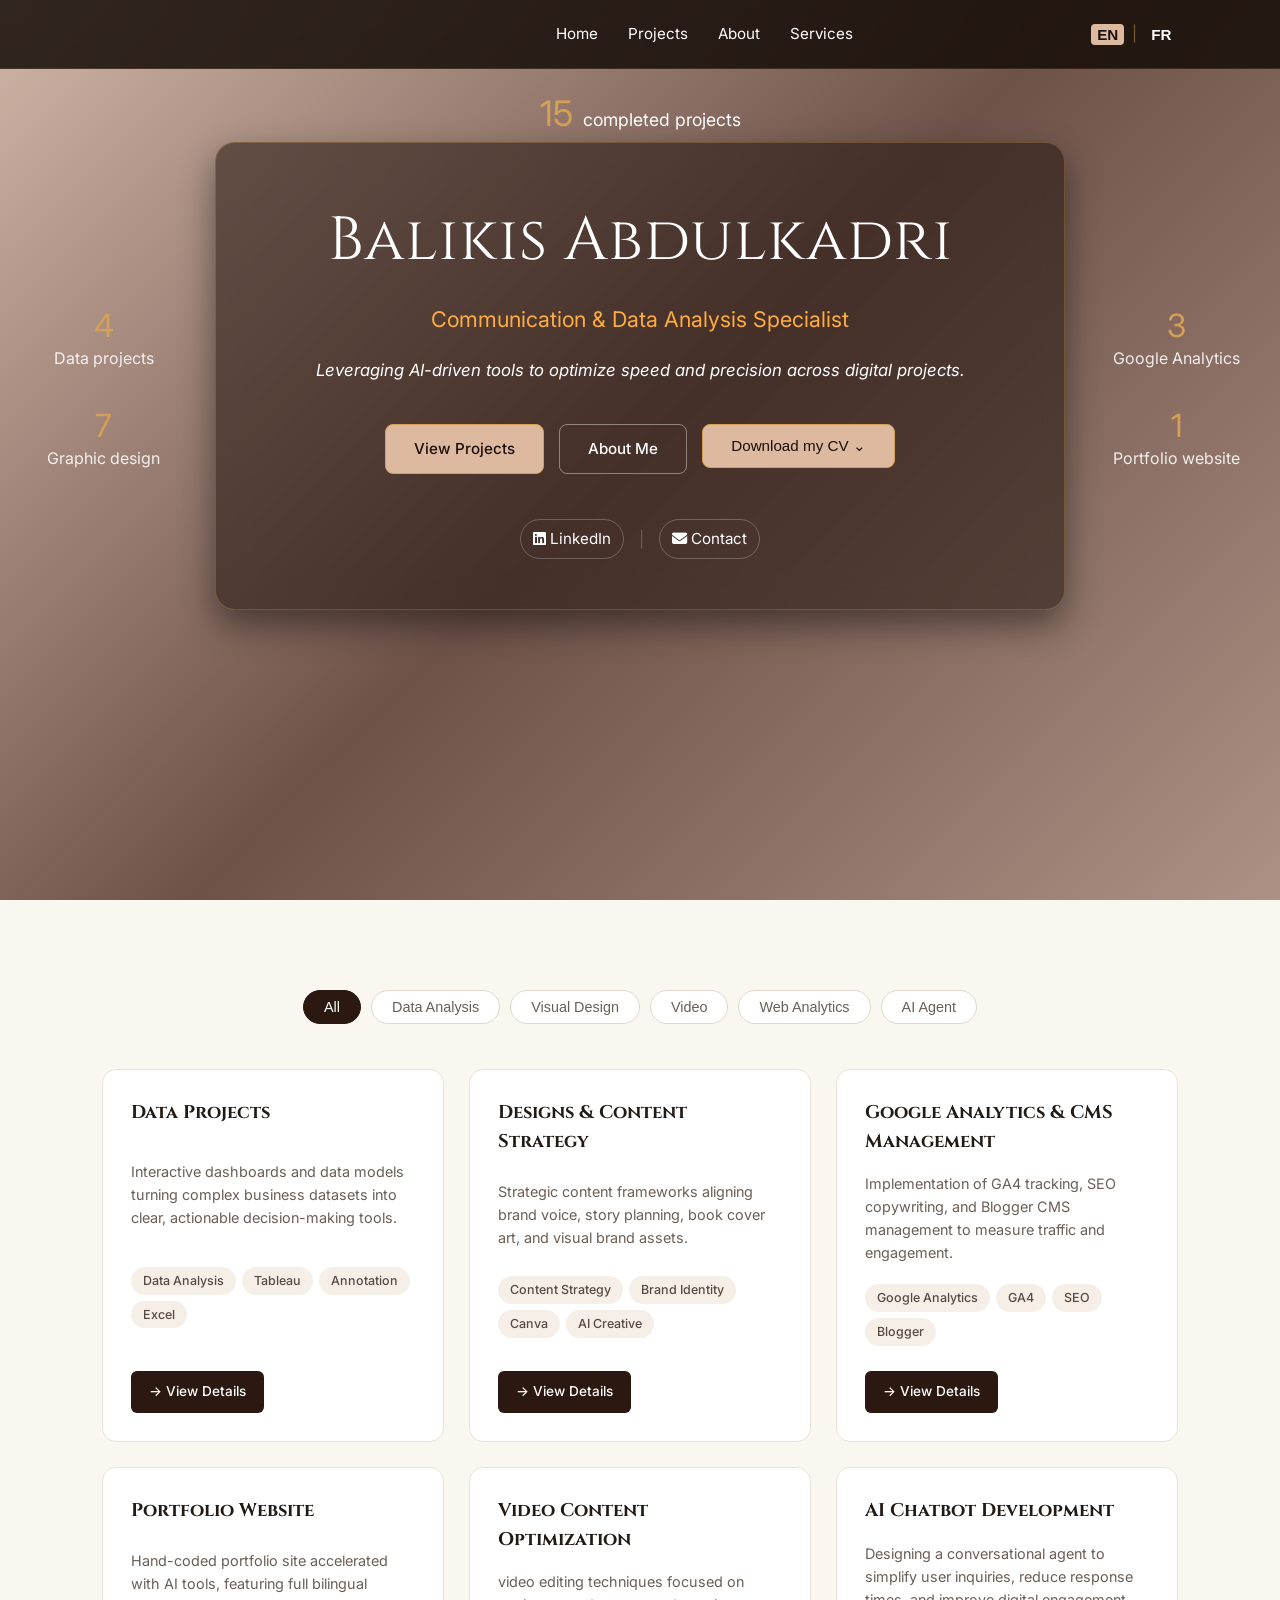
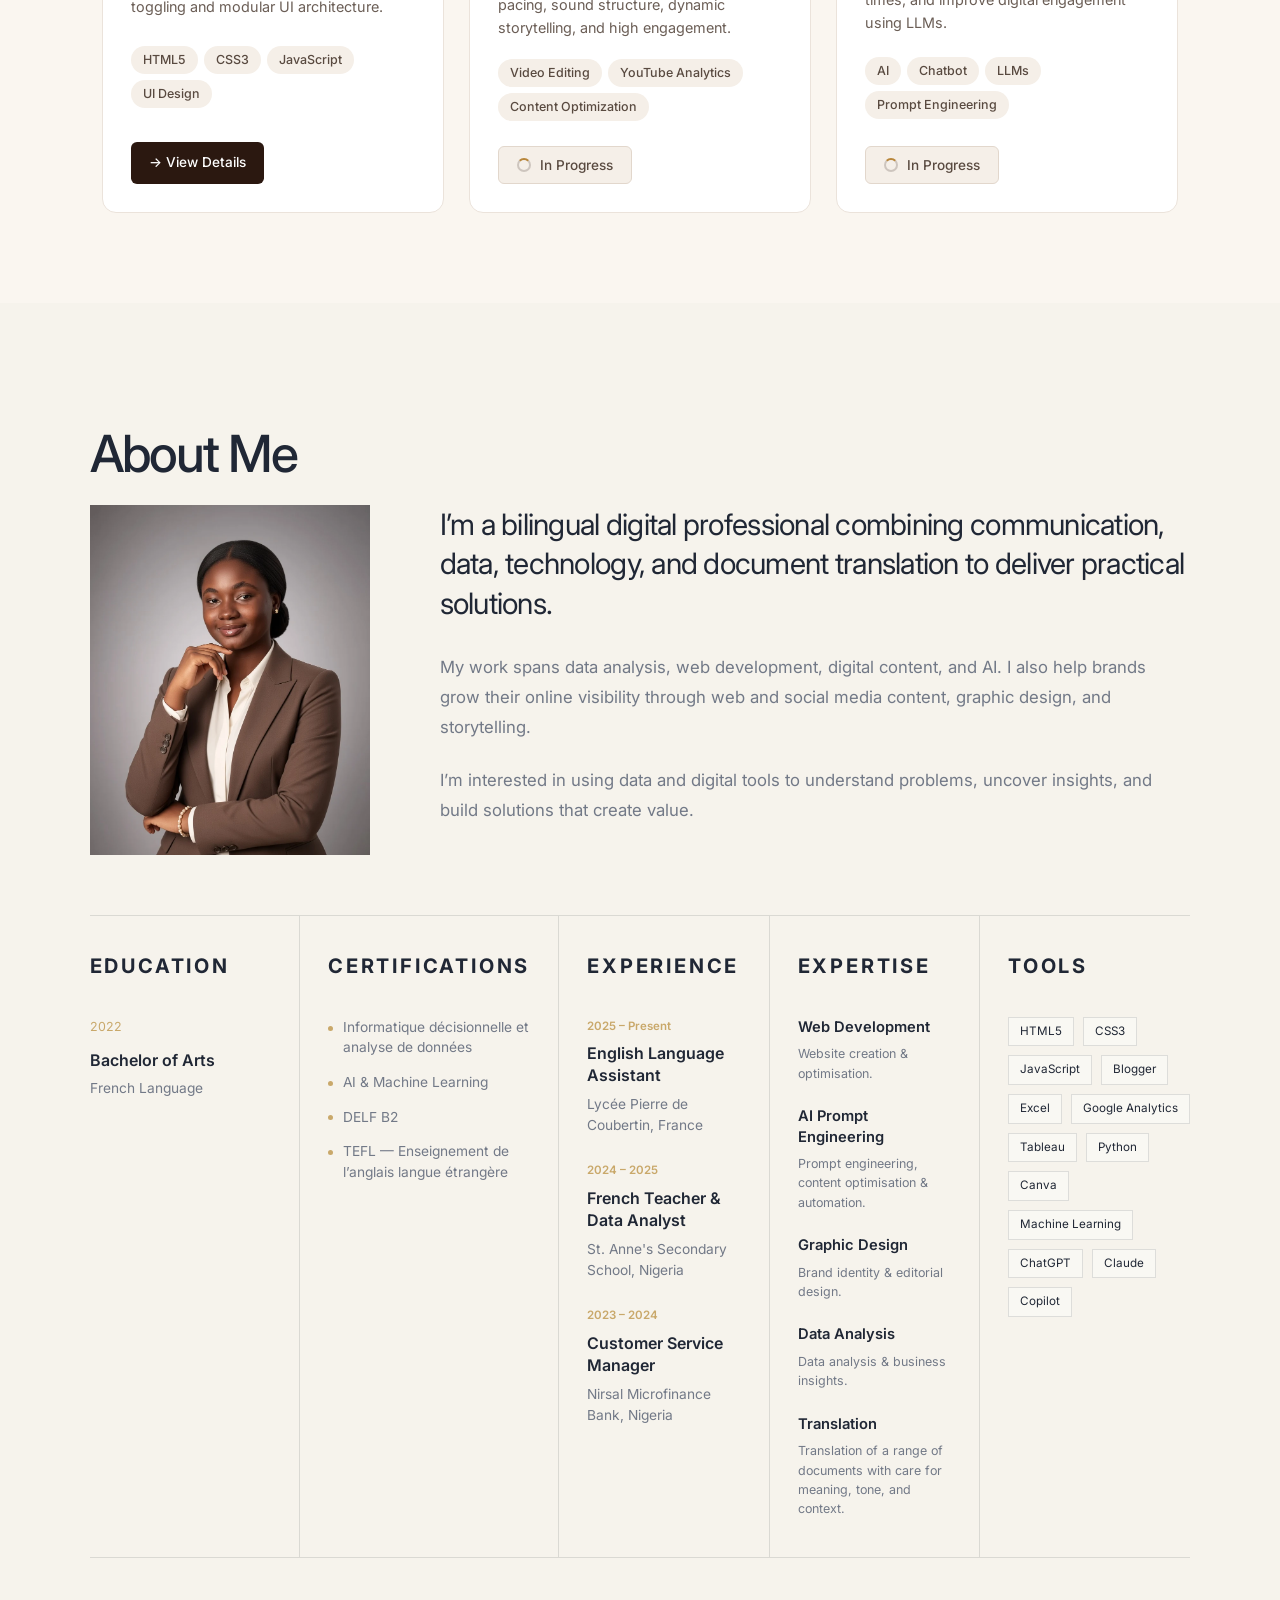
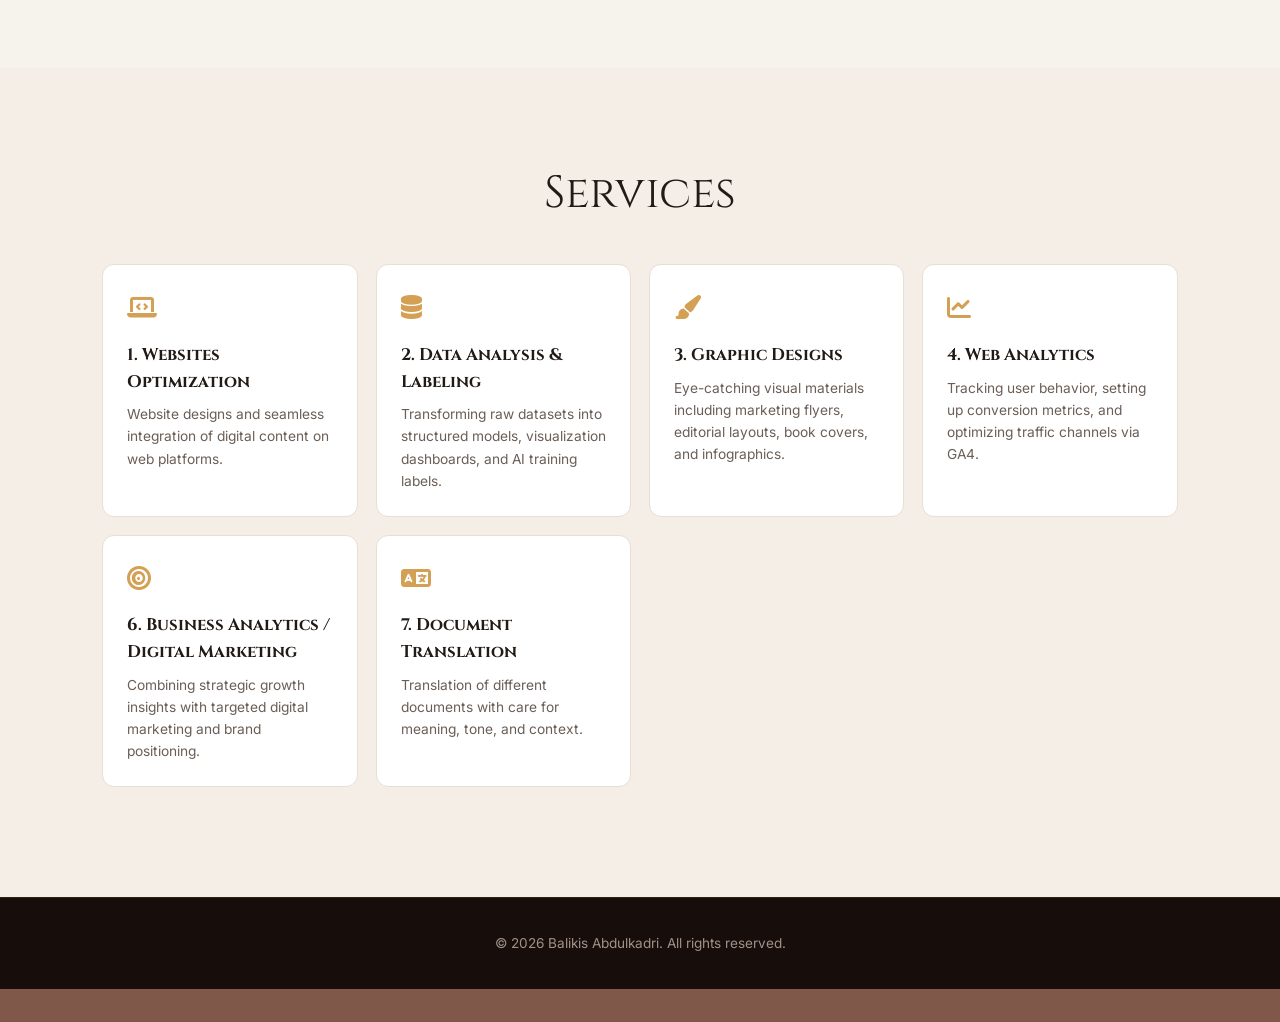
<file: index.html>
<!DOCTYPE html>
<html lang="en">
<head>
    <!-- Google Tag Manager -->
    <script async src="https://www.googletagmanager.com/gtag/js?id=G-NQ8445RPTF"></script>
    <script>
      window.dataLayer = window.dataLayer || [];
      function gtag(){dataLayer.push(arguments);}
      gtag('js', new Date());
      gtag('config', 'G-NQ8445RPTF');
    </script>
    
    <meta charset="UTF-8">
    <meta name="viewport" content="width=device-width, initial-scale=1.0">
    <title>Balikis Abdulkadri | Portfolio</title>
    <link rel="icon" type="image/png" href="assets/favicon.png">
    
    <!-- Google Fonts -->
    <link rel="preconnect" href="https://fonts.googleapis.com">
    <link rel="preconnect" href="https://fonts.gstatic.com" crossorigin>
    <link href="https://fonts.googleapis.com/css2?family=Cinzel:wght@400;600;700&family=Inter:wght@300;400;500;600&display=swap" rel="stylesheet">
    
    <!-- Font Awesome Icons -->
    <link rel="stylesheet" href="https://cdnjs.cloudflare.com/ajax/libs/font-awesome/6.4.0/css/all.min.css">
    
    <link rel="stylesheet" href="style.css">
</head>
<body>

    <!-- Sticky Glass Navigation Bar -->
    <nav class="navbar" id="navbar">
        <div class="nav-brand" id="navBrand">Balikis Abdulkadri</div>
        <ul class="nav-links">
            <li><a href="#home" class="lang-en">Home</a><a href="#home" class="lang-fr">Accueil</a></li>
            <li><a href="#projects" class="lang-en">Projects</a><a href="#projects" class="lang-fr">Projets</a></li>
            <li><a href="#about" class="lang-en">About</a><a href="#about" class="lang-fr">À propos</a></li>
            <li><a href="#services" class="lang-en">Services</a><a href="#services" class="lang-fr">Services</a></li>
        </ul>
        <div class="lang-switch">
            <button id="btn-en" class="active" onclick="setLanguage('en')">EN</button>
            <span class="lang-divider">|</span>
            <button id="btn-fr" onclick="setLanguage('fr')">FR</button>
        </div>
    </nav>

    <!-- SECTION 1: HERO / HOME -->
<header class="hero" id="home">
    <div class="hero-layout">
        <div class="hero-total">
            <span class="hero-total-number">15</span>
            <span class="lang-en">completed projects</span>
            <span class="lang-fr">Projets complétés</span>
        </div>

        <div class="hero-project-stats hero-project-stats-left" aria-label="Project categories">
            <div class="hero-project-stat">
                <span class="hero-project-number">4</span>
                <span class="lang-en">Data projects</span>
                <span class="lang-fr">Projets d’analyse de données</span>
            </div>
            <div class="hero-project-stat">
                <span class="hero-project-number">7</span>
                <span class="lang-en">Graphic design</span>
                <span class="lang-fr">Projets de design graphique</span>
            </div>
        </div>

        <div class="glass-card hero-glass">

        <h1 class="hero-title">Balikis Abdulkadri</h1>
        
        <p class="hero-subtitle lang-en">Communication & Data Analysis Specialist</p>
        <p class="hero-subtitle lang-fr">Chargée de communication et d’analyse de données</p>
        
        <p class="hero-tagline lang-en">
            <i>Leveraging AI-driven tools to optimize speed and precision across digital projects.</i>
        </p>

        <p class="hero-tagline lang-fr">
            <i>J’utilise l’IA pour gagner en rapidité et en précision dans mes projets numériques.</i>
        </p>

        <div class="hero-cta-group">

            <a href="#projects" class="btn btn-gold lang-en">
                View Projects
            </a>

            <a href="#projects" class="btn btn-gold lang-fr">
                Voir mes projets
            </a>
            
            <a href="#about" class="btn btn-outline lang-en">
                About Me
            </a>

            <a href="#about" class="btn btn-outline lang-fr">
                À propos de moi
            </a>
            
            <!-- Download CV Dropdown -->
            <div class="cv-dropdown">
                <button class="btn btn-gold" id="cvButton" type="button">
                    <span class="lang-en">Download my CV</span>
                    <span class="lang-fr">Télécharger mon CV</span>
                    <span class="cv-arrow">⌄</span>
                </button>

                <div class="cv-menu" id="cvMenu">
                    <a href="assets/0000_Abdulkadri_Balikis_CV.EN.pdf" download>
                        <span class="lang-en">English CV</span>
                        <span class="lang-fr">CV en anglais</span>
                    </a>

                    <a href="assets/0000_Abdulkadri_Balikis_CV.fr.pdf" download>
                        <span class="lang-en">French CV</span>
                        <span class="lang-fr">CV en français</span>
                    </a>
                </div>
            </div>

        </div> <!-- closes hero-cta-group -->

        <div class="hero-socials">
            <a href="https://www.linkedin.com/in/balikis-abdulkadri/" target="_blank" class="social-link">
                <i class="fab fa-linkedin"></i> LinkedIn
            </a>

            <span class="divider">|</span>

            <a href="mailto:baliqis.abdulkadri@gmail.com" class="social-link">
                <i class="fas fa-envelope"></i>
                <span class="lang-en">Contact</span>
                <span class="lang-fr">Contactez-moi</span>
            </a>
        </div>

        </div> <!-- closes hero-glass -->

        <div class="hero-project-stats hero-project-stats-right" aria-label="Project categories">
            <div class="hero-project-stat">
                <span class="hero-project-number">3</span>
                <span class="lang-en">Google Analytics</span>
                <span class="lang-fr">Projets Google Analytics</span>
            </div>
            <div class="hero-project-stat">
                <span class="hero-project-number">1</span>
                <span class="lang-en">Portfolio website</span>
                <span class="lang-fr">Portfolio en ligne</span>
            </div>
        </div>
    </div>

</header>

    <!-- SECTION 2: FEATURED WORK -->
    <section class="projects-section">
        <div class="container">
            
            
            <!-- Category Filter Pills -->
            <div class="filter-group" id="projects">
                <button class="filter-btn active" data-filter="all"><span class="lang-en">All</span><span class="lang-fr">Tout</span></button>
                <button class="filter-btn" data-filter="data"><span class="lang-en">Data Analysis</span><span class="lang-fr">Analyse de données</span></button>
                <button class="filter-btn" data-filter="design"><span class="lang-en">Visual Design</span><span class="lang-fr">Design graphique</span></button>
                <button class="filter-btn" data-filter="video"><span class="lang-en">Video</span><span class="lang-fr">Vidéo</span></button>
                <button class="filter-btn" data-filter="web"><span class="lang-en">Web Analytics</span><span class="lang-fr">Analyse web</span></button>
                <button class="filter-btn" data-filter="ai"><span class="lang-en">AI Agent</span><span class="lang-fr">Intelligence artificielle</span></button>
            </div>

            <!-- Projects Grid -->
            <div class="projects-grid">
                
                <div class="project-card" data-category="data">
                    <div class="card-header">
                        
                        <div>
                            <h3 class="lang-en">Data Projects</h3>
                            <h3 class="lang-fr">Projets de Données</h3>
                        </div>
                    </div>
                    <p class="card-desc lang-en">Interactive dashboards and data models turning complex business datasets into clear, actionable decision-making tools.</p>
                    <p class="card-desc lang-fr">Des tableaux de bord interactifs qui rendent les données complexes plus faciles à comprendre et à exploiter.</p>
                    <div class="tags">
                        <span class="tag">Data Analysis</span>
                        <span class="tag">Tableau</span>
                        <span class="tag">Annotation</span>
                        <span class="tag">Excel</span>
                    </div>
                    <a href="project-data.html" class="btn-card"><span class="lang-en">&rarr; View Details</span><span class="lang-fr">&rarr; Voir les détails</span></a>
                </div>

                <div class="project-card" data-category="design">
                    <div class="card-header">
                        
                        <div>
                            <h3 class="lang-en">Designs & Content Strategy</h3>
                            <h3 class="lang-fr">Identité visuelle et stratégie de marque</h3>
                        </div>
                    </div>
                    <p class="card-desc lang-en">Strategic content frameworks aligning brand voice, story planning, book cover art, and visual brand assets.</p>
                    <p class="card-desc lang-fr">Création d’identités visuelles, de couvertures de livres et de supports numériques avec Canva et des outils d’IA.</p>
                    <div class="tags">
                        <span class="tag">Content Strategy</span>
                        <span class="tag">Brand Identity</span>
                        <span class="tag">Canva</span>
                        <span class="tag">AI Creative</span>
                    </div>
                    <a href="project-design.html" class="btn-card"><span class="lang-en">&rarr; View Details</span><span class="lang-fr">&rarr; Voir les détails</span></a>
                </div>

                <div class="project-card" data-category="web">
                    <div class="card-header">
                        
                        <div>
                            <h3 class="lang-en">Google Analytics & CMS Management</h3>
                            <h3 class="lang-fr">Gestion de site et Google Analytics</h3>
                        </div>
                    </div>
                    <p class="card-desc lang-en">Implementation of GA4 tracking, SEO copywriting, and Blogger CMS management to measure traffic and engagement.</p>
                    <p class="card-desc lang-fr">Gestion de sites Blogger, référencement naturel et configuration de Google Analytics 4 pour mesurer leur audience.</p>
                    <div class="tags">
                        <span class="tag">Google Analytics</span>
                        <span class="tag">GA4</span>
                        <span class="tag">SEO</span>
                        <span class="tag">Blogger</span>
                    </div>
                    <a href="project-blog.html" class="btn-card"><span class="lang-en">&rarr; View Details</span><span class="lang-fr">&rarr; Voir les détails</span></a>
                </div>

                <div class="project-card" data-category="web">
                    <div class="card-header">
                        
                        <div>
                            <h3 class="lang-en">Portfolio Website </h3>
                            <h3 class="lang-fr">Création d’un portfolio en ligne</h3>
                        </div>
                    </div>
                    <p class="card-desc lang-en">Hand-coded portfolio site accelerated with AI tools, featuring full bilingual toggling and modular UI architecture.</p>
                    <p class="card-desc lang-fr">Création de ce portfolio avec l’aide de l’IA, avec une navigation bilingue qui s’adapte à la langue choisie.</p>
                    <div class="tags">
                        <span class="tag">HTML5</span>
                        <span class="tag">CSS3</span>
                        <span class="tag">JavaScript</span>
                        <span class="tag">UI Design</span>
                    </div>
                    <a href="project-portfolio.html" class="btn-card"><span class="lang-en">&rarr; View Details</span><span class="lang-fr">&rarr; Voir les détails</span></a>
                </div>

                <div class="project-card" data-category="video">
                    <div class="card-header">
                        
                        <div>
                            <h3 class="lang-en">Video Content Optimization</h3>
                            <h3 class="lang-fr">Montage et création vidéo</h3>
                        </div>
                    </div>
                    <p class="card-desc lang-en"> video editing techniques focused on pacing, sound structure, dynamic storytelling, and high engagement.</p>
                    <p class="card-desc lang-fr">Montage vidéo soigné : rythme, travail du son et effets visuels pour capter l’attention du public.</p>
                    <div class="tags">
                        <span class="tag">Video Editing</span>
                        <span class="tag">YouTube Analytics</span>
                        <span class="tag">Content Optimization</span>
                    </div>
                    <button class="btn-card is-in-progress" type="button" disabled aria-busy="true">
                        <span class="loading-spinner" aria-hidden="true"></span>
                        <span class="lang-en">In Progress</span>
                        <span class="lang-fr">En cours</span>
                    </button>
                </div>

                <div class="project-card" data-category="ai">
                    <div class="card-header">
                        
                        <div>
                            <h3 class="lang-en">AI Chatbot Development</h3>
                            <h3 class="lang-fr">Création d’un assistant conversationnel</h3>
                        </div>
                    </div>
                    <p class="card-desc lang-en">Designing a conversational agent to simplify user inquiries, reduce response times, and improve digital engagement using LLMs.</p>
                    <p class="card-desc lang-fr">Conception d’un assistant basé sur l’IA pour répondre aux questions plus rapidement et faciliter les échanges avec les utilisateurs.</p>
                    <div class="tags">
                        <span class="tag">AI</span>
                        <span class="tag">Chatbot</span>
                        <span class="tag">LLMs</span>
                        <span class="tag">Prompt Engineering</span>
                    </div>
                    <button class="btn-card is-in-progress" type="button" disabled aria-busy="true">
                        <span class="loading-spinner" aria-hidden="true"></span>
                        <span class="lang-en">In Progress</span>
                        <span class="lang-fr">En cours</span>
                    </button>
                </div>

            </div>
        </div>
    </section>

   <!-- ==========================================================================
     ABOUT ME / BACKGROUND & EXPERTISE SECTION
     ========================================================================== -->
<!-- =========================
     ABOUT ME SECTION
========================= -->

<section class="about-section">

  <div class="about-container">

    <!-- Section Title -->
    <div class="section-heading" id="about">
      

      <h2>
        <span class="lang-en">About Me</span>
        
        <span class="lang-fr">À propos de moi</span>
      </h2>
    </div>


    <!-- =========================
         INTRODUCTION
    ========================= -->

    <div class="about-intro">

      <!-- Headshot -->
      <div class="about-photo">
        <div class="photo-frame">
          <img
            src="images/profile-picture.webp"
            alt="Balikis Abdulkadri" loading="lazy" decoding="async" width="880" height="1168">
        </div>
      </div>


      <!-- About Text -->
      <div class="about-description">

        <p class="about-lead">

          <span class="lang-en">
            I’m a bilingual digital professional combining
            communication, data, technology, and document
            translation to deliver practical solutions.
          </span>

          <span class="lang-fr">
            Professionnelle du numérique bilingue, je mets mes compétences
            en communication, en analyse de données, en technologie et en
            traduction de documents au service de solutions concrètes.
          </span>

        </p>


        <p>

          <span class="lang-en">
            My work spans data analysis, web development,
            digital content, and AI. I also help brands grow
            their online visibility through web and social
            media content, graphic design, and storytelling.
          </span>

          <span class="lang-fr">
            Je travaille sur des projets d’analyse de données, de développement web,
            de création de contenu numérique et d’intelligence artificielle.
            J’accompagne aussi les marques dans leur visibilité en ligne grâce
            aux contenus pour le web et les réseaux sociaux, au design graphique
            et à la narration de marque.
          </span>

        </p>


        <p>

          <span class="lang-en">
            I’m interested in using data and digital tools
            to understand problems, uncover insights, and
            build solutions that create value.
          </span>

          <span class="lang-fr">
            J’aime m’appuyer sur les données et les outils numériques
            pour mieux comprendre les enjeux, en tirer des enseignements
            et concevoir des solutions utiles.
          </span>

        </p>

      </div>

    </div>


    <!-- =========================
         INFORMATION GRID
    ========================= -->

    <div class="about-grid">


      <!-- EDUCATION -->
      <div class="about-card">

        <h3>
          <span class="lang-en">Education</span>
          <span class="lang-fr">Formation</span>
        </h3>

        <div class="card-item">

          <span class="card-year">2022</span>

          <h4>
            <span class="lang-en">Bachelor of Arts</span>
            <span class="lang-fr">Licence</span>
          </h4>

          <p>
            <span class="lang-en">French Language</span>
            <span class="lang-fr">Français</span>
          </p>

        </div>

      </div>


      <!-- CERTIFICATIONS -->
      <div class="about-card">

        <h3>
          <span class="lang-en">Certifications</span>
          <span class="lang-fr">Certifications</span>
        </h3>

        <ul class="simple-list">

          <li>
            <span class="lang-en">
              Informatique décisionnelle et analyse de données
            </span>

            <span class="lang-fr">
              Business Intelligence &amp; Data Analytics
            </span>
          </li>

          <li>
            <span class="lang-en">
              AI &amp; Machine Learning
            </span>

            <span class="lang-fr">
              Intelligence artificielle et apprentissage automatique
            </span>
          </li>

          <li>
            DELF B2
          </li>

          <li>
            <span class="lang-en">
              TEFL — Enseignement de l’anglais langue étrangère
            </span>

            <span class="lang-fr">
              TEFL — Teaching English as a Foreign Language
            </span>
          </li>

        </ul>

      </div>


      <!-- EXPERIENCE -->
      <div class="about-card experience-card">

        <h3>
          <span class="lang-en">Experience</span>
          <span class="lang-fr">Expérience</span>
        </h3>


        <div class="experience-item">

          <span class="experience-date">
            2025 – <span class="lang-en">Present</span><span class="lang-fr">aujourd’hui</span>
          </span>

          <h4>
            <span class="lang-en">
              English Language Assistant
            </span>

            <span class="lang-fr">
              Assistante d’anglais
            </span>
          </h4>

          <p>
            Lycée Pierre de Coubertin, France
          </p>

        </div>


        <div class="experience-item">

          <span class="experience-date">
            2024 – 2025
          </span>

          <h4>
            <span class="lang-en">
              French Teacher &amp; Data Analyst
            </span>

            <span class="lang-fr">
              Professeure de français et analyste de données
            </span>
          </h4>

          <p>
            St. Anne's Secondary School, Nigeria
          </p>

        </div>


        <div class="experience-item">

          <span class="experience-date">
            2023 – 2024
          </span>

          <h4>
            <span class="lang-en">
              Customer Service Manager
            </span>

            <span class="lang-fr">
              Responsable du service client
            </span>
          </h4>

          <p>
            Nirsal Microfinance Bank, Nigeria
          </p>

        </div>

      </div>


      <!-- EXPERTISE -->
      <div class="about-card">

        <h3>
          <span class="lang-en">Expertise</span>
          <span class="lang-fr">Expertise</span>
        </h3>


        <div class="expertise-item">

          <h4>
            <span class="lang-en">
              Web Development
            </span>

            <span class="lang-fr">
              Développement web
            </span>
          </h4>

          <p>
            <span class="lang-en">
              Website creation &amp; optimisation.
            </span>

            <span class="lang-fr">
              Création et optimisation de sites web.
            </span>
          </p>

        </div>


        <div class="expertise-item">

          <h4>
            <span class="lang-en">AI Prompt Engineering</span>
            <span class="lang-fr">Rédaction de prompts pour l’IA</span>
          </h4>

          <p>
            <span class="lang-en">
              Prompt engineering, content optimisation &amp; automation.
            </span>

            <span class="lang-fr">
              Rédaction de prompts, optimisation de contenu et automatisation.
            </span>
          </p>

        </div>


        <div class="expertise-item">

          <h4>
            <span class="lang-en">
              Graphic Design
            </span>

            <span class="lang-fr">
              Design graphique
            </span>
          </h4>

          <p>
            <span class="lang-en">
              Brand identity &amp; editorial design.
            </span>

            <span class="lang-fr">
              Identité visuelle &amp; design éditorial.
            </span>
          </p>

        </div>


        <div class="expertise-item">

          <h4>
            <span class="lang-en">
              Data Analysis
            </span>

            <span class="lang-fr">
              Analyse de données
            </span>
          </h4>

          <p>
            <span class="lang-en">
              Data analysis &amp; business insights.
            </span>

            <span class="lang-fr">
              Analyse de données et aide à la décision.
            </span>
          </p>

        </div>

        <div class="expertise-item">

          <h4>
            <span class="lang-en">Translation</span>
            <span class="lang-fr">Traduction</span>
          </h4>

          <p>
            <span class="lang-en">
              Translation of a range of documents with care for meaning, tone, and context.
            </span>

            <span class="lang-fr">
              Traduction de différents documents, dans le respect du sens, du ton et du contexte.
            </span>
          </p>

        </div>

      </div>


      <!-- TOOLS -->
      <div class="about-card">

        <h3>
          <span class="lang-en">
            Tools
          </span>

          <span class="lang-fr">
            Outils
          </span>
        </h3>

        <div class="tools-list">

          <span>HTML5</span>
          <span>CSS3</span>
          <span>JavaScript</span>
          <span>Blogger</span>
          <span>Excel</span>
          <span>Google Analytics</span>
          <span>Tableau</span>
          <span>Python</span>
          <span>Canva</span>
          <span>Machine Learning</span>
          <span>ChatGPT</span>
          <span>Claude</span>
          <span>Copilot</span>

        </div>

      </div>

    </div>

  </div>

</section>



    <!-- SECTION 4: SERVICES -->
    <section class="services-section">
        <div class="container">
            <h2 class="section-title" id="services">
                <span class="lang-en">Services</span>
                <span class="lang-fr">Mes Services</span>
            </h2>
            <div class="services-grid">
                
                <div class="service-card">
                    <div class="service-icon"><i class="fas fa-laptop-code"></i></div>
                    <h3>
                        <span class="lang-en">1. Websites Optimization</span>
                        <span class="lang-fr">1. Création et optimisation de sites web</span>
                    </h3>
                    <p class="lang-en">Website designs and seamless integration of digital content on web platforms.</p>
                    <p class="lang-fr">Création de sites web et intégration de contenus numériques adaptés à vos besoins.</p>
                </div>

                <div class="service-card">
                    <div class="service-icon"><i class="fas fa-database"></i></div>
                    <h3>
                        <span class="lang-en">2. Data Analysis & Labeling</span>
                        <span class="lang-fr">2. Analyse et annotation de données</span>
                    </h3>
                    <p class="lang-en">Transforming raw datasets into structured models, visualization dashboards, and AI training labels.</p>
                    <p class="lang-fr">Transformation de données brutes en jeux de données structurés, tableaux de bord et données d’entraînement pour l’IA.</p>
                </div>

                <div class="service-card">
                    <div class="service-icon"><i class="fas fa-paint-brush"></i></div>
                    <h3>
                        <span class="lang-en">3. Graphic Designs</span>
                        <span class="lang-fr">3. Design graphique</span>
                    </h3>
                    <p class="lang-en">Eye-catching visual materials including marketing flyers, editorial layouts, book covers, and infographics.</p>
                    <p class="lang-fr">Création de supports visuels : affiches, infographies, couvertures et éléments d’identité de marque.</p>
                </div>

                <div class="service-card">
                    <div class="service-icon"><i class="fas fa-chart-line"></i></div>
                    <h3>
                        <span class="lang-en">4. Web Analytics</span>
                        <span class="lang-fr">4. Analyse d’audience avec Google Analytics</span>
                    </h3>
                    <p class="lang-en">Tracking user behavior, setting up conversion metrics, and optimizing traffic channels via GA4.</p>
                    <p class="lang-fr">Analyse du comportement des visiteurs, suivi des conversions et optimisation du trafic avec GA4.</p>
                </div>

                
                <div class="service-card">
                    <div class="service-icon"><i class="fas fa-bullseye"></i></div>
                    <h3>
                        <span class="lang-en">6. Business Analytics / Digital Marketing</span>
                        <span class="lang-fr">6. Analyse commerciale et marketing numérique</span>
                    </h3>
                    <p class="lang-en">Combining strategic growth insights with targeted digital marketing and brand positioning.</p>
                    <p class="lang-fr">Analyse des performances pour orienter la croissance et renforcer le positionnement de marque.</p>
                </div>

                <div class="service-card">
                    <div class="service-icon"><i class="fas fa-language"></i></div>
                    <h3>
                        <span class="lang-en">7. Document Translation</span>
                        <span class="lang-fr">7. Traduction de documents</span>
                    </h3>
                    <p class="lang-en">Translation of different documents with care for meaning, tone, and context.</p>
                    <p class="lang-fr">Traduction de différents documents, dans le respect du sens, du ton et du contexte.</p>
                </div>

            </div>
        </div>
    </section>

    <!-- Footer -->
    <footer class="site-footer">
        <p>&copy; 2026 Balikis Abdulkadri. <span class="lang-en">All rights reserved.</span><span class="lang-fr">Tous droits réservés.</span></p>
    </footer>

    <script src="script.js"></script>
</body>
</html>
</file>
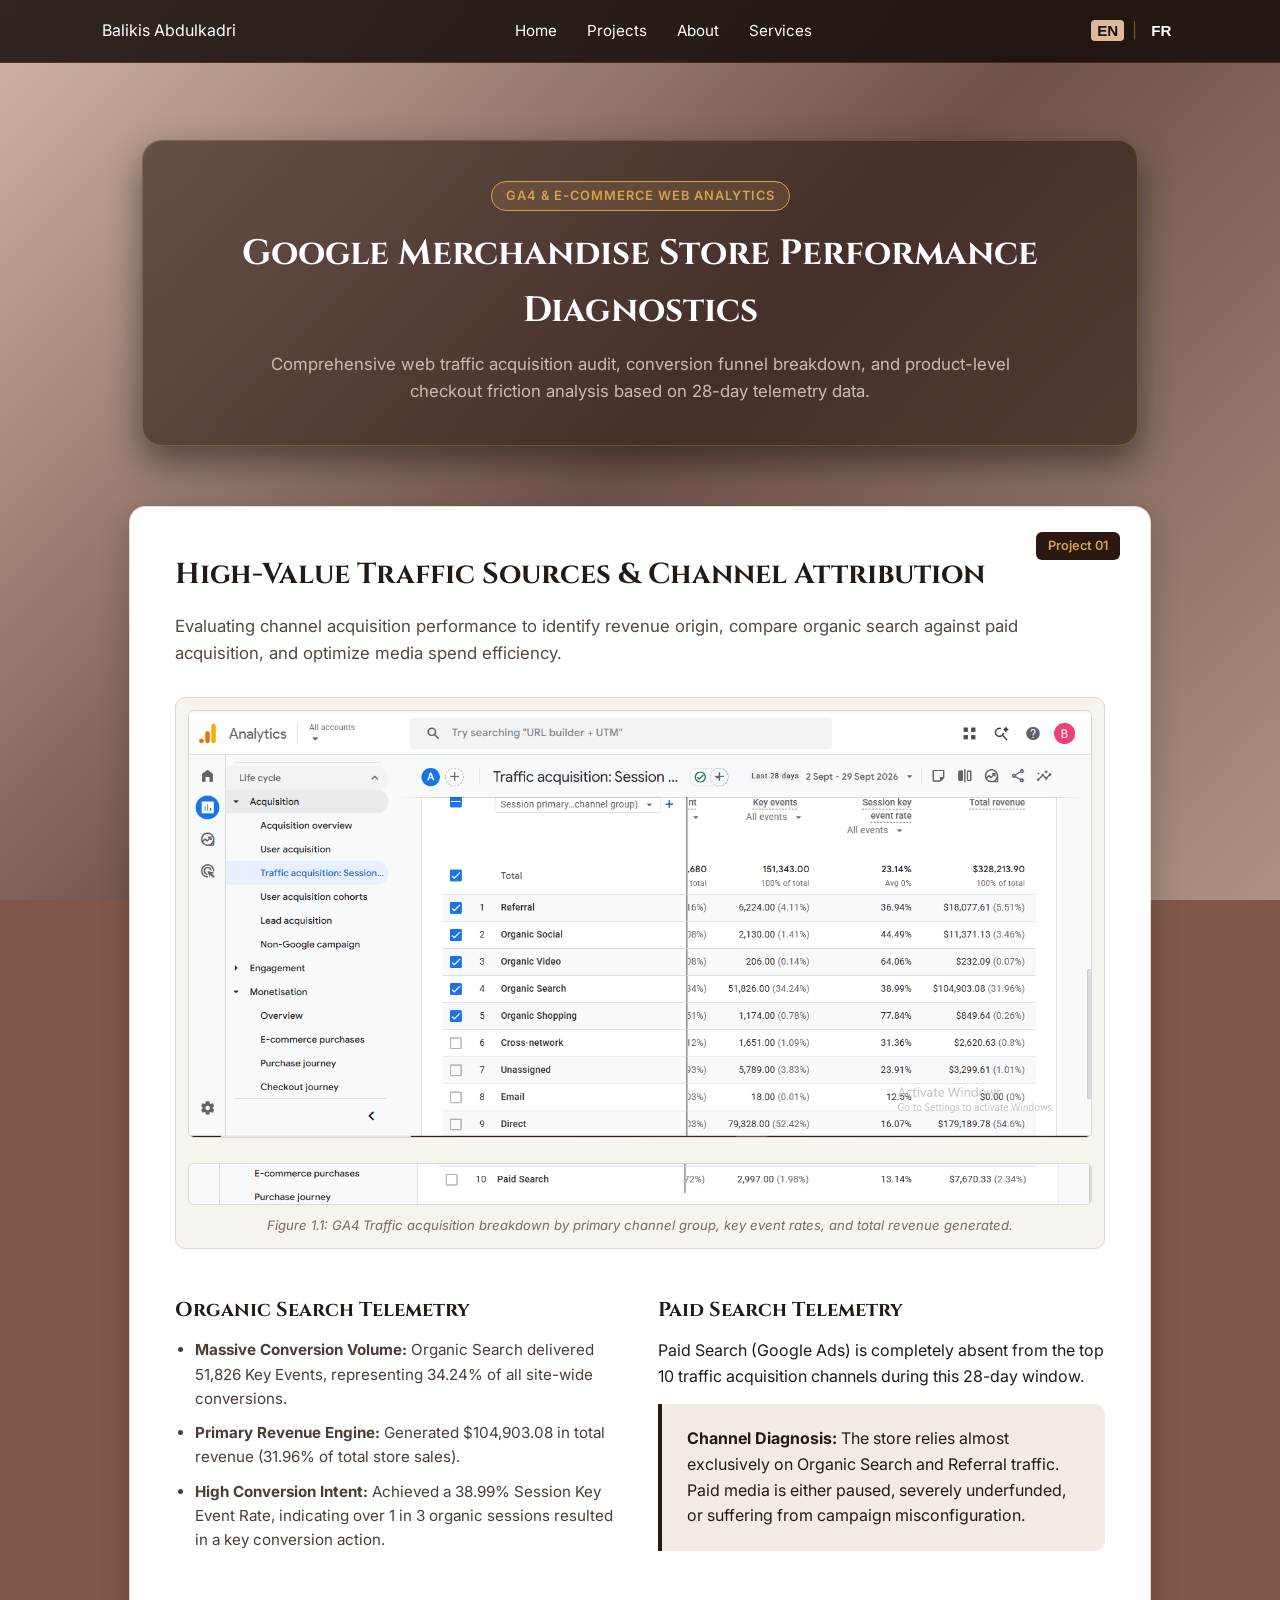
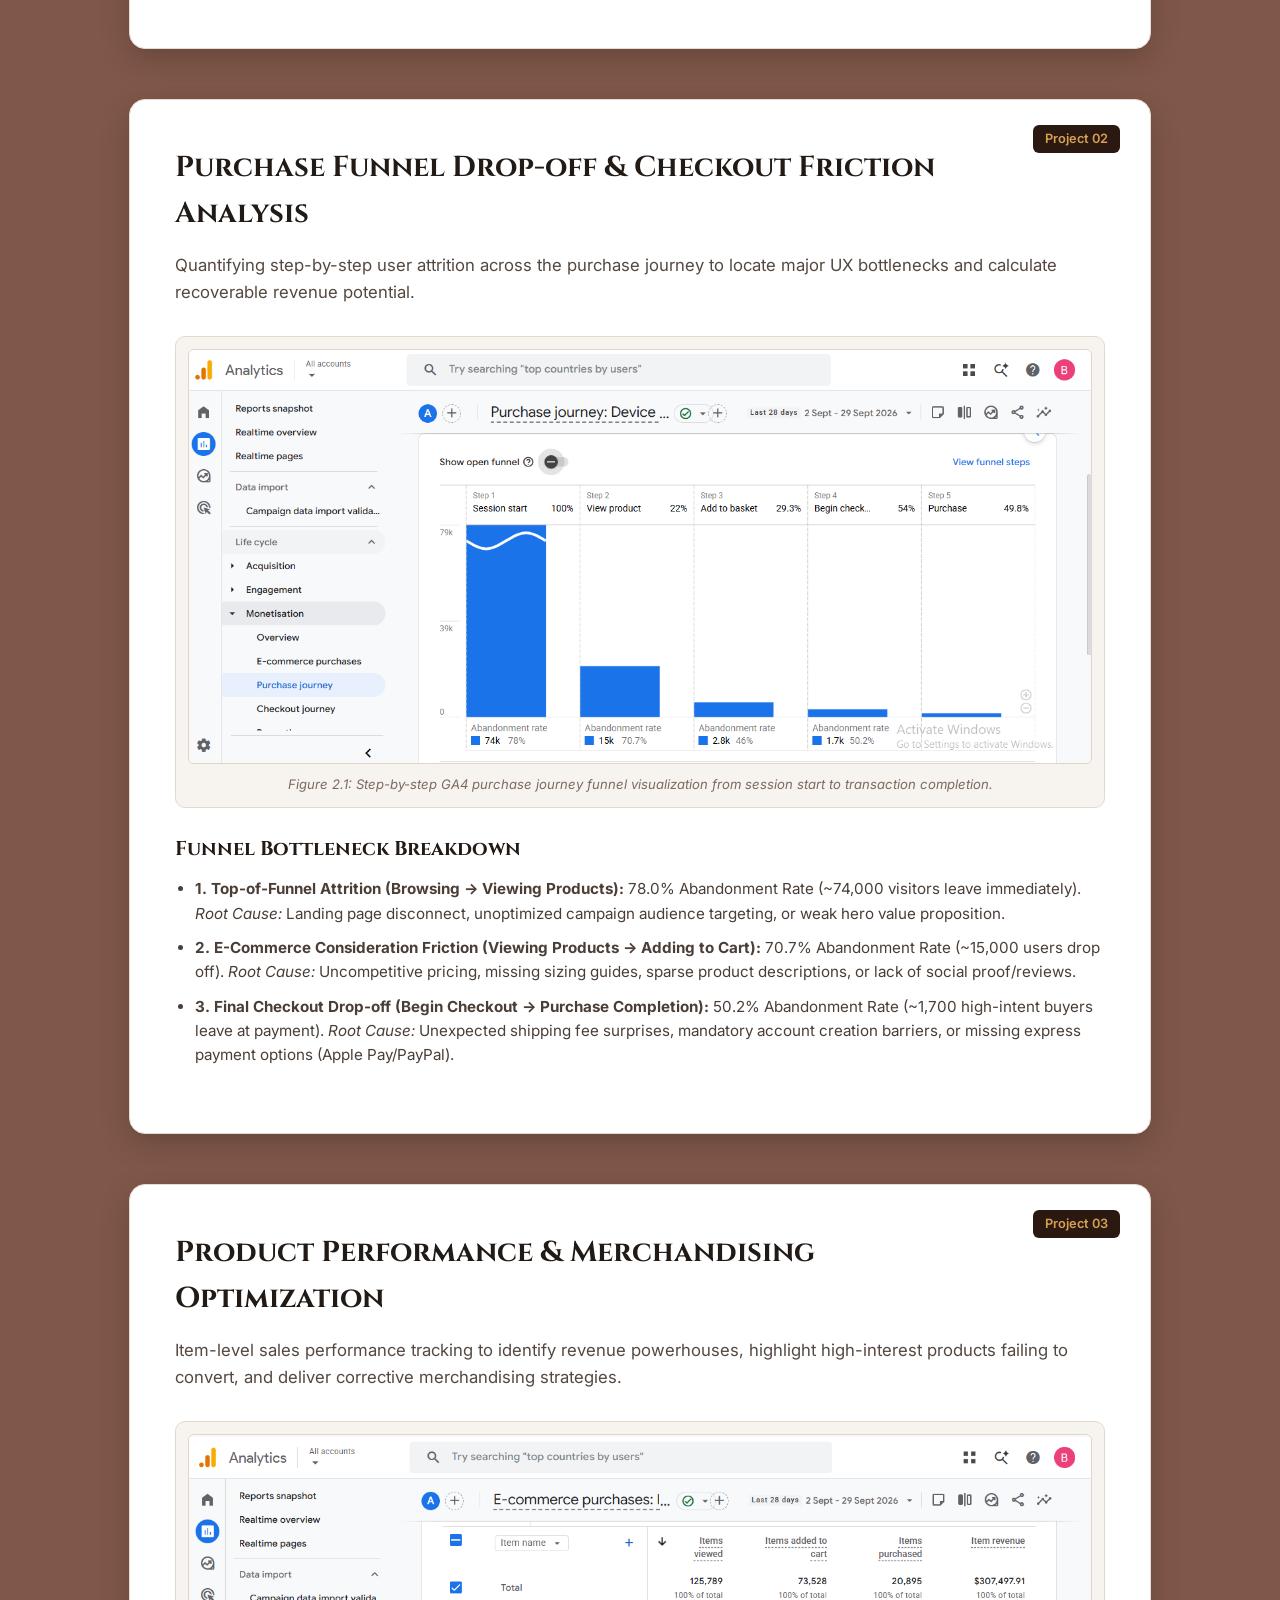
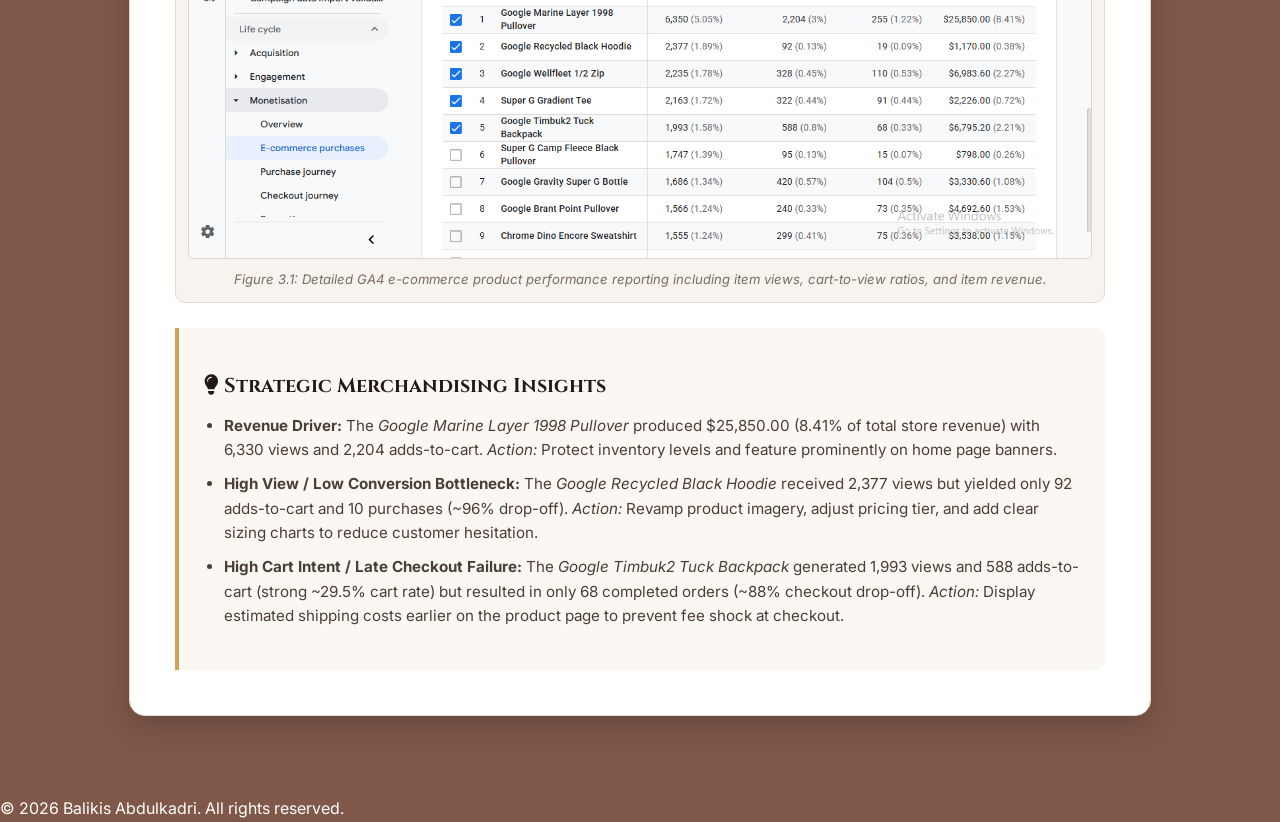
<file: project-blog.html>
<!DOCTYPE html>
<html lang="en">
<head>
    <!-- Google Tag Manager -->
    <script async src="https://www.googletagmanager.com/gtag/js?id=G-NQ8445RPTF"></script>
    <script>
      window.dataLayer = window.dataLayer || [];
      function gtag(){dataLayer.push(arguments);}
      gtag('js', new Date());
      gtag('config', 'G-NQ8445RPTF');
    </script>

    <meta charset="UTF-8">
    <meta name="viewport" content="width=device-width, initial-scale=1.0">
    <title>Web Analytics & E-Commerce Insights | Balikis Abdulkadri</title>
    
    <link rel="icon" type="image/png" href="assets/favicon.png">
    
    <!-- Google Fonts -->
    <link rel="preconnect" href="https://fonts.googleapis.com">
    <link rel="preconnect" href="https://fonts.gstatic.com" crossorigin>
    <link href="https://fonts.googleapis.com/css2?family=Cinzel:wght@400;600;700&family=Inter:wght@300;400;500;600&display=swap" rel="stylesheet">
    
    <!-- Font Awesome Icons -->
    <link rel="stylesheet" href="https://cdnjs.cloudflare.com/ajax/libs/font-awesome/6.4.0/css/all.min.css">
    
    <link rel="stylesheet" href="style.css">
</head>
<body class="case-study-page">

    <!-- Sticky Glass Navigation Bar -->
    <nav class="navbar" id="navbar">
        <div class="navv-brand" id="navBrand">Balikis Abdulkadri</div>
        <ul class="nav-links">
            <li><a href="index.html#home" class="lang-en">Home</a><a href="index.html#home" class="lang-fr">Accueil</a></li>
            <li><a href="index.html#projects" class="lang-en">Projects</a><a href="index.html#projects" class="lang-fr">Projets</a></li>
            <li><a href="index.html#about" class="lang-en">About</a><a href="index.html#about" class="lang-fr">À propos</a></li>
            <li><a href="index.html#services" class="lang-en">Services</a><a href="index.html#services" class="lang-fr">Services</a></li>
        </ul>
        <div class="lang-switch">
            <button id="btn-en" class="active" onclick="setLanguage('en')">EN</button>
            <span class="lang-divider">|</span>
            <button id="btn-fr" onclick="setLanguage('fr')">FR</button>
        </div>
    </nav>

    <!-- Header / Hero Section -->
    <header class="page-header">
        <div class="glass-card page-header-glass">
            <span class="badge-accent lang-en">GA4 & E-Commerce Web Analytics</span>
            <span class="badge-accent lang-fr">Google Analytics 4 et commerce en ligne</span>
            
            <h1 class="page-title lang-en">Google Merchandise Store Performance Diagnostics</h1>
            <h1 class="page-title lang-fr">Analyse des performances de la boutique Google Merchandise</h1>
            
            <p class="page-subtitle lang-en">Comprehensive web traffic acquisition audit, conversion funnel breakdown, and product-level checkout friction analysis based on 28-day telemetry data.</p>
            <p class="page-subtitle lang-fr">Analyse sur 28 jours des sources de trafic, du parcours d’achat et des difficultés rencontrées par les clients au moment de choisir ou d’acheter un produit.</p>
        </div>
    </header>

    <main class="case-study-container">

        <!-- ==========================================================================
             PROJECT 1: HIGH-VALUE TRAFFIC SOURCES
             ========================================================================== -->
        <article class="case-study-card">
            <div class="card-tag"><span class="lang-en">Project 01</span><span class="lang-fr">Projet 01</span></div>

            <h2 class="study-title lang-en">High-Value Traffic Sources & Channel Attribution</h2>
            <h2 class="study-title lang-fr">Sources de trafic et contribution des différents canaux</h2>

            <p class="study-summary lang-en">Evaluating channel acquisition performance to identify revenue origin, compare organic search against paid acquisition, and optimize media spend efficiency.</p>
            <p class="study-summary lang-fr">Analyse des sources de trafic pour comprendre d’où viennent les revenus, comparer les résultats du référencement naturel et des campagnes payantes, et mieux répartir le budget.</p>

            <div class="media-frame wide-media">
                <div class="analytics-image-group">
                    <img src="images/traffic-aquisition-1.webp" alt="Traffic Acquisition Table Part 1" class="analytics-img" loading="lazy" decoding="async" width="1366" height="645">
                    <img src="images/traffic-aquisition-2.webp" alt="Traffic Acquisition Table Part 2" class="analytics-img" loading="lazy" decoding="async" width="1353" height="61">
                </div>
                <p class="media-caption lang-en">Figure 1.1: GA4 Traffic acquisition breakdown by primary channel group, key event rates, and total revenue generated.</p>
                <p class="media-caption lang-fr">Figure 1.1 : Répartition du trafic dans GA4 par canal, taux d’événements clés et chiffre d’affaires généré.</p>
            </div>

            <div class="grid-two-col">
                <div>
                    <h3 class="section-subheading lang-en">Organic Search Telemetry</h3>
                    <h3 class="section-subheading lang-fr">Résultats du référencement naturel</h3>
                    <ul class="bullet-list">
                        <li>
                            <span class="lang-en"><strong>Massive Conversion Volume:</strong> Organic Search delivered 51,826 Key Events, representing 34.24% of all site-wide conversions.</span>
                            <span class="lang-fr"><strong>De nombreuses conversions :</strong> Le référencement naturel a généré 51 826 événements clés, soit 34,24 % de l’ensemble des conversions du site.</span>
                        </li>
                        <li>
                            <span class="lang-en"><strong>Primary Revenue Engine:</strong> Generated $104,903.08 in total revenue (31.96% of total store sales).</span>
                            <span class="lang-fr"><strong>Une source majeure de revenus :</strong> 104 903,08 $ de chiffre d’affaires, soit 31,96 % des ventes de la boutique.</span>
                        </li>
                        <li>
                            <span class="lang-en"><strong>High Conversion Intent:</strong> Achieved a 38.99% Session Key Event Rate, indicating over 1 in 3 organic sessions resulted in a key conversion action.</span>
                            <span class="lang-fr"><strong>Des visiteurs prêts à passer à l’action :</strong> 38,99 % des sessions issues du référencement naturel ont donné lieu à un événement clé, soit plus d’une session sur trois.</span>
                        </li>
                    </ul>
                </div>

                <div>
                    <h3 class="section-subheading lang-en">Paid Search Telemetry</h3>
                    <h3 class="section-subheading lang-fr">Résultats des campagnes payantes</h3>
                    <p class="lang-en">Paid Search (Google Ads) is completely absent from the top 10 traffic acquisition channels during this 28-day window.</p>
                    <p class="lang-fr">Sur cette période de 28 jours, les annonces Google Ads ne figurent pas parmi les dix principales sources de trafic.</p>
                    
                    <div class="takeaway-box" style="margin-top: 15px;">
                        <p class="lang-en"><strong>Channel Diagnosis:</strong> The store relies almost exclusively on Organic Search and Referral traffic. Paid media is either paused, severely underfunded, or suffering from campaign misconfiguration.</p>
                        <p class="lang-fr"><strong>À retenir :</strong> La boutique dépend presque entièrement du référencement naturel et des sites référents. Les campagnes payantes sont peut-être à l’arrêt, insuffisamment financées ou mal configurées.</p>
                    </div>
                </div>
            </div>
        </article>

        <!-- ==========================================================================
             PROJECT 2: CART & CHECKOUT DROP-OFFS
             ========================================================================== -->
        <article class="case-study-card">
            <div class="card-tag"><span class="lang-en">Project 02</span><span class="lang-fr">Projet 02</span></div>

            <h2 class="study-title lang-en">Purchase Funnel Drop-off & Checkout Friction Analysis</h2>
            <h2 class="study-title lang-fr">Abandons du parcours d’achat et difficultés au paiement</h2>

            <p class="study-summary lang-en">Quantifying step-by-step user attrition across the purchase journey to locate major UX bottlenecks and calculate recoverable revenue potential.</p>
            <p class="study-summary lang-fr">Analyse des abandons à chaque étape du parcours d’achat pour repérer les difficultés et estimer le chiffre d’affaires qui pourrait être récupéré.</p>

            <div class="media-frame wide-media">
                <img src="images/google-purchase-journey.webp" alt="Purchase Journey Funnel Chart" class="analytics-img" loading="lazy" decoding="async" width="1360" height="624">
                <p class="media-caption lang-en">Figure 2.1: Step-by-step GA4 purchase journey funnel visualization from session start to transaction completion.</p>
                <p class="media-caption lang-fr">Figure 2.1 : Parcours d’achat dans GA4, du début de la visite à la finalisation de la commande.</p>
            </div>

            <h3 class="section-subheading lang-en">Funnel Bottleneck Breakdown</h3>
            <h3 class="section-subheading lang-fr">Analyse des étapes du parcours d’achat</h3>

            <ul class="bullet-list">
                <li>
                    <span class="lang-en"><strong>1. Top-of-Funnel Attrition (Browsing → Viewing Products):</strong> 78.0% Abandonment Rate (~74,000 visitors leave immediately). <em>Root Cause:</em> Landing page disconnect, unoptimized campaign audience targeting, or weak hero value proposition.</span>
                    <span class="lang-fr"><strong>1. De la visite à la consultation d’un produit :</strong> 78,0 % des visiteurs quittent le site à cette étape (environ 74 000 personnes). <em>Causes possibles :</em> page d’arrivée peu convaincante, ciblage inadapté ou offre difficile à comprendre.</span>
                </li>
                <li>
                    <span class="lang-en"><strong>2. E-Commerce Consideration Friction (Viewing Products → Adding to Cart):</strong> 70.7% Abandonment Rate (~15,000 users drop off). <em>Root Cause:</em> Uncompetitive pricing, missing sizing guides, sparse product descriptions, or lack of social proof/reviews.</span>
                    <span class="lang-fr"><strong>2. De la consultation d’un produit à l’ajout au panier :</strong> 70,7 % des visiteurs abandonnent (environ 15 000 personnes). <em>Causes possibles :</em> prix trop élevés, absence de guide des tailles, informations incomplètes ou manque d’avis clients.</span>
                </li>
                <li>
                    <span class="lang-en"><strong>3. Final Checkout Drop-off (Begin Checkout → Purchase Completion):</strong> 50.2% Abandonment Rate (~1,700 high-intent buyers leave at payment). <em>Root Cause:</em> Unexpected shipping fee surprises, mandatory account creation barriers, or missing express payment options (Apple Pay/PayPal).</span>
                    <span class="lang-fr"><strong>3. Du début du paiement à la validation de la commande :</strong> 50,2 % des clients abandonnent (environ 1 700 acheteurs pourtant prêts à acheter). <em>Causes possibles :</em> frais de livraison annoncés trop tard, création de compte obligatoire ou manque d’options de paiement rapide.</span>
                </li>
            </ul>
        </article>

        <!-- ==========================================================================
             PROJECT 3: E-COMMERCE PURCHASES
             ========================================================================== -->
        <article class="case-study-card">
            <div class="card-tag"><span class="lang-en">Project 03</span><span class="lang-fr">Projet 03</span></div>

            <h2 class="study-title lang-en">Product Performance & Merchandising Optimization</h2>
            <h2 class="study-title lang-fr">Ventes des produits et mise en valeur de l’offre</h2>

            <p class="study-summary lang-en">Item-level sales performance tracking to identify revenue powerhouses, highlight high-interest products failing to convert, and deliver corrective merchandising strategies.</p>
            <p class="study-summary lang-fr">Analyse des ventes par produit pour repérer les meilleures ventes, comprendre pourquoi certains produits consultés sont peu achetés et proposer des améliorations.</p>

            <div class="media-frame wide-media">
                <img src="images/google-e-commerce-purchase.webp" alt="E-commerce Purchases Performance Table" class="analytics-img" loading="lazy" decoding="async" width="1366" height="641">
                <p class="media-caption lang-en">Figure 3.1: Detailed GA4 e-commerce product performance reporting including item views, cart-to-view ratios, and item revenue.</p>
                <p class="media-caption lang-fr">Figure 3.1 : Rapport GA4 sur les performances des produits : consultations, ajouts au panier et chiffre d’affaires.</p>
            </div>

            <div class="outcome-box">
                <h3 class="section-subheading lang-en"><i class="fas fa-lightbulb"></i> Strategic Merchandising Insights</h3>
                <h3 class="section-subheading lang-fr"><i class="fas fa-lightbulb"></i> Pistes pour mieux mettre les produits en valeur</h3>
                
                <ul class="bullet-list">
                    <li>
                        <span class="lang-en"><strong>Revenue Driver:</strong> The <em>Google Marine Layer 1998 Pullover</em> produced $25,850.00 (8.41% of total store revenue) with 6,330 views and 2,204 adds-to-cart. <em>Action:</em> Protect inventory levels and feature prominently on home page banners.</span>
                        <span class="lang-fr"><strong>Meilleure source de revenus :</strong> Le <em>Google Marine Layer 1998 Pullover</em> a généré 25 850,00 $ (8,41 % des ventes), avec 6 330 consultations et 2 204 ajouts au panier. <em>À faire :</em> veiller à maintenir les stocks et mettre le produit en avant sur la page d’accueil.</span>
                    </li>
                    <li>
                        <span class="lang-en"><strong>High View / Low Conversion Bottleneck:</strong> The <em>Google Recycled Black Hoodie</em> received 2,377 views but yielded only 92 adds-to-cart and 10 purchases (~96% drop-off). <em>Action:</em> Revamp product imagery, adjust pricing tier, and add clear sizing charts to reduce customer hesitation.</span>
                        <span class="lang-fr"><strong>Beaucoup de consultations, peu d’achats :</strong> Le <em>Google Recycled Black Hoodie</em> a été consulté 2 377 fois, mais ajouté au panier seulement 92 fois et acheté 10 fois (environ 96 % d’abandon). <em>À faire :</em> améliorer les photos, revoir le prix et ajouter un guide des tailles.</span>
                    </li>
                    <li>
                        <span class="lang-en"><strong>High Cart Intent / Late Checkout Failure:</strong> The <em>Google Timbuk2 Tuck Backpack</em> generated 1,993 views and 588 adds-to-cart (strong ~29.5% cart rate) but resulted in only 68 completed orders (~88% checkout drop-off). <em>Action:</em> Display estimated shipping costs earlier on the product page to prevent fee shock at checkout.</span>
                        <span class="lang-fr"><strong>Des ajouts au panier qui ne se transforment pas en achats :</strong> Le <em>Google Timbuk2 Tuck Backpack</em> a été consulté 1 993 fois et ajouté au panier 588 fois (29,5 %), mais n’a donné lieu qu’à 68 achats (environ 88 % d’abandon à cette étape). <em>À faire :</em> indiquer une estimation des frais de livraison dès la fiche produit.</span>
                    </li>
                </ul>
            </div>
        </article>

    </main>

    <footer class="footer">
        <p>&copy; 2026 Balikis Abdulkadri. <span class="lang-en">All rights reserved.</span><span class="lang-fr">Tous droits réservés.</span></p>
    </footer>

    <script src="script.js"></script>
</body>
</file>
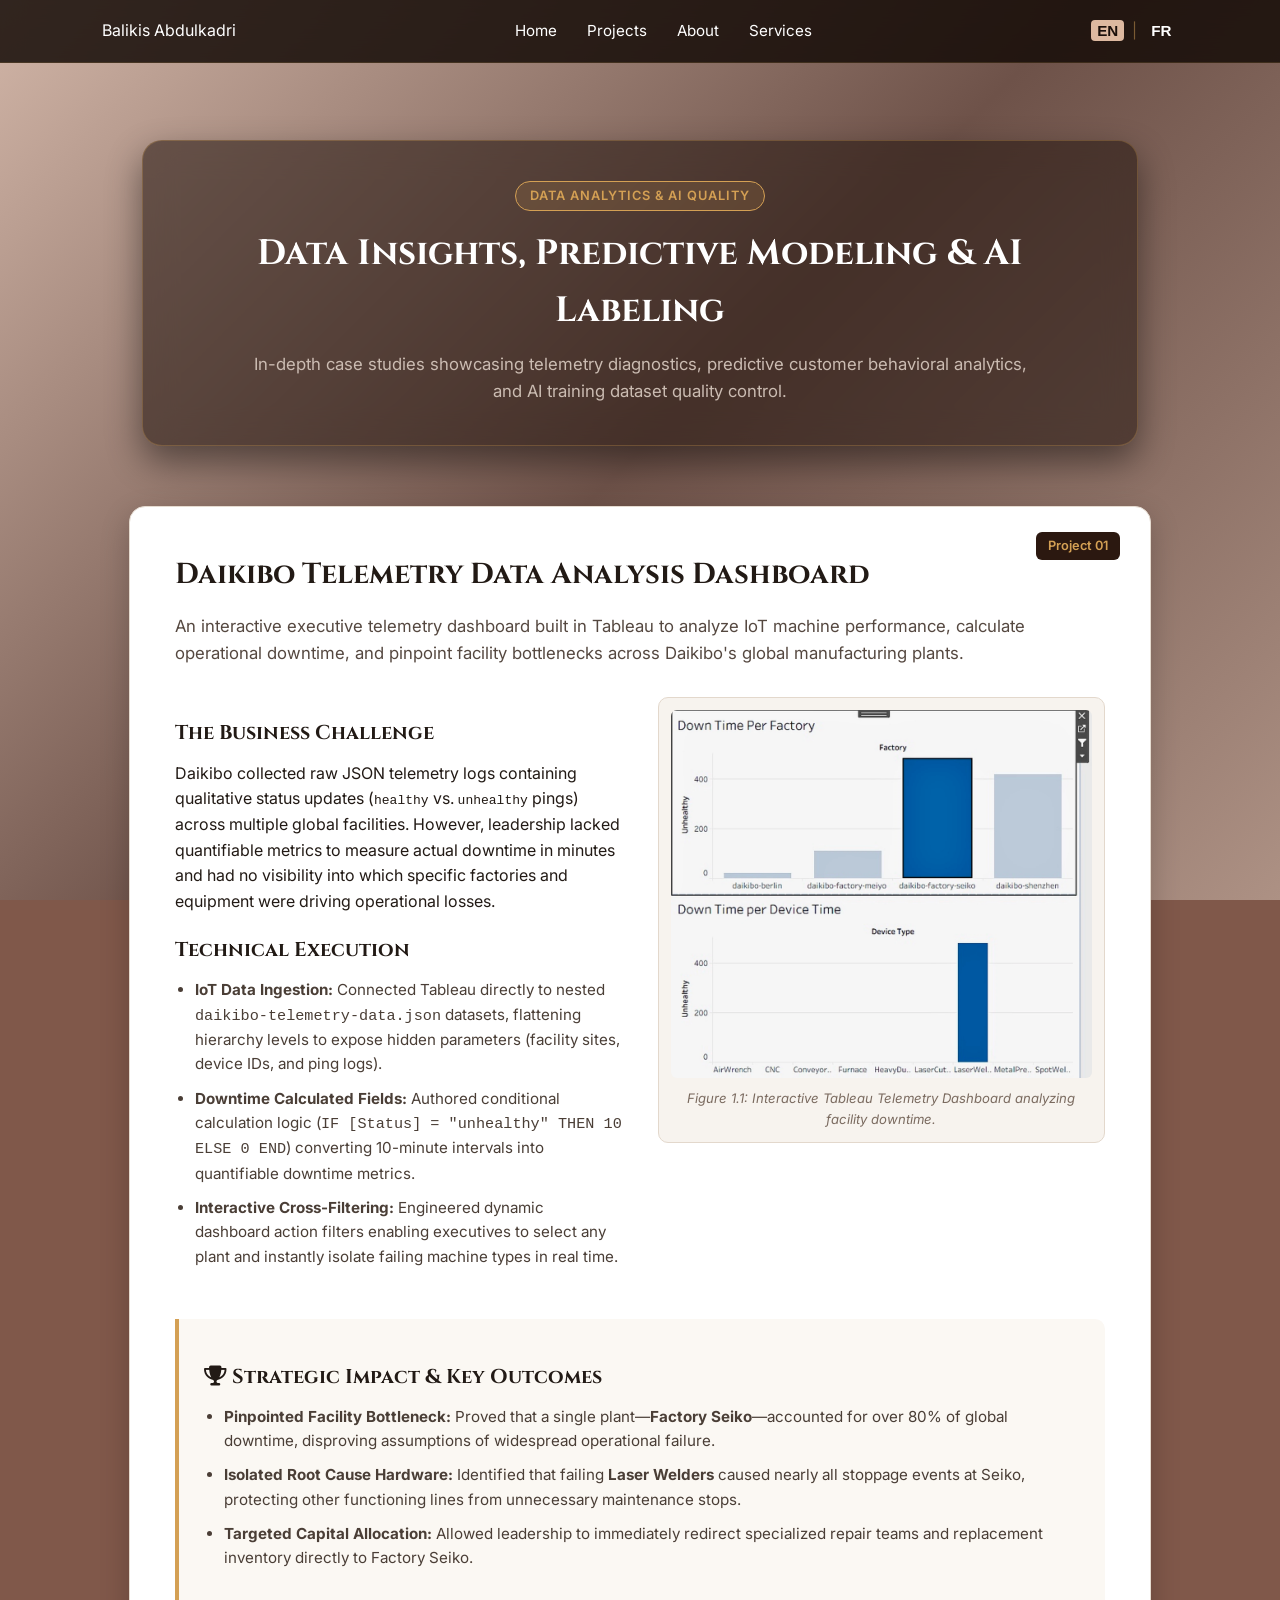
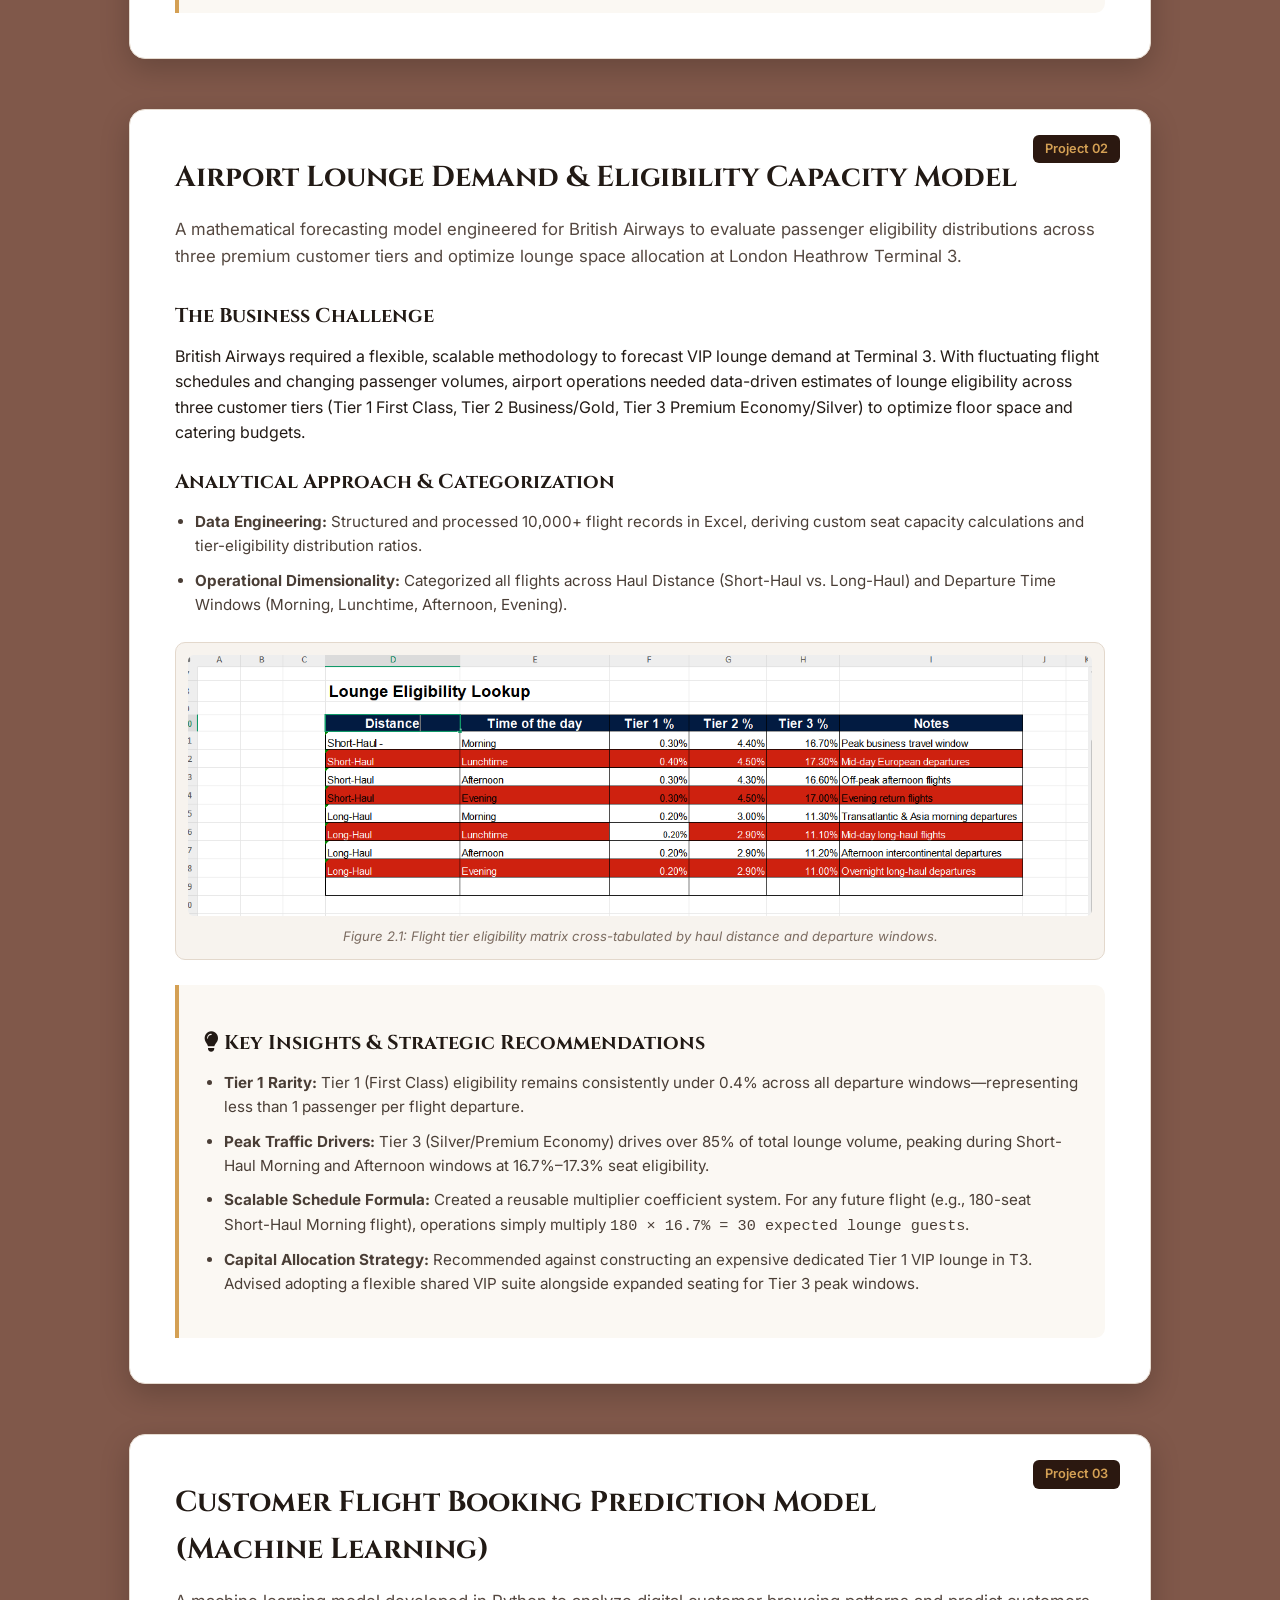
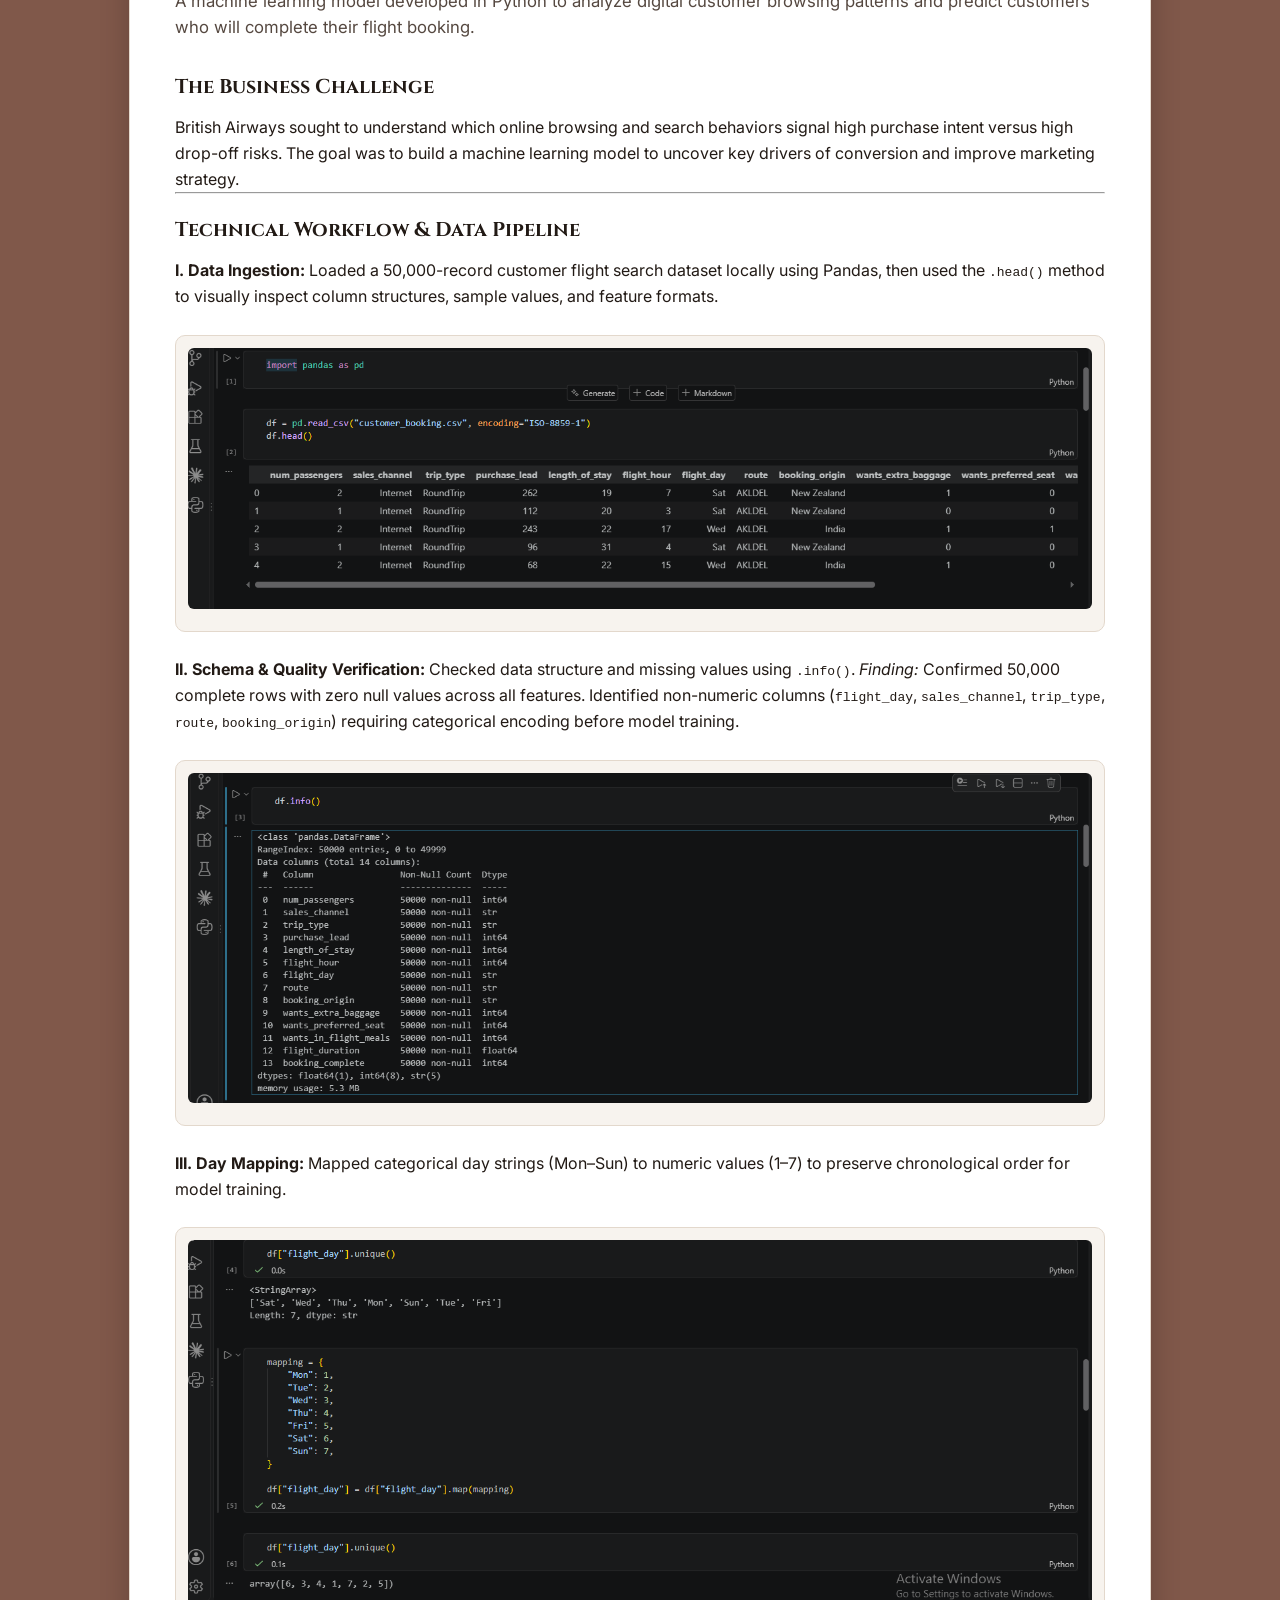
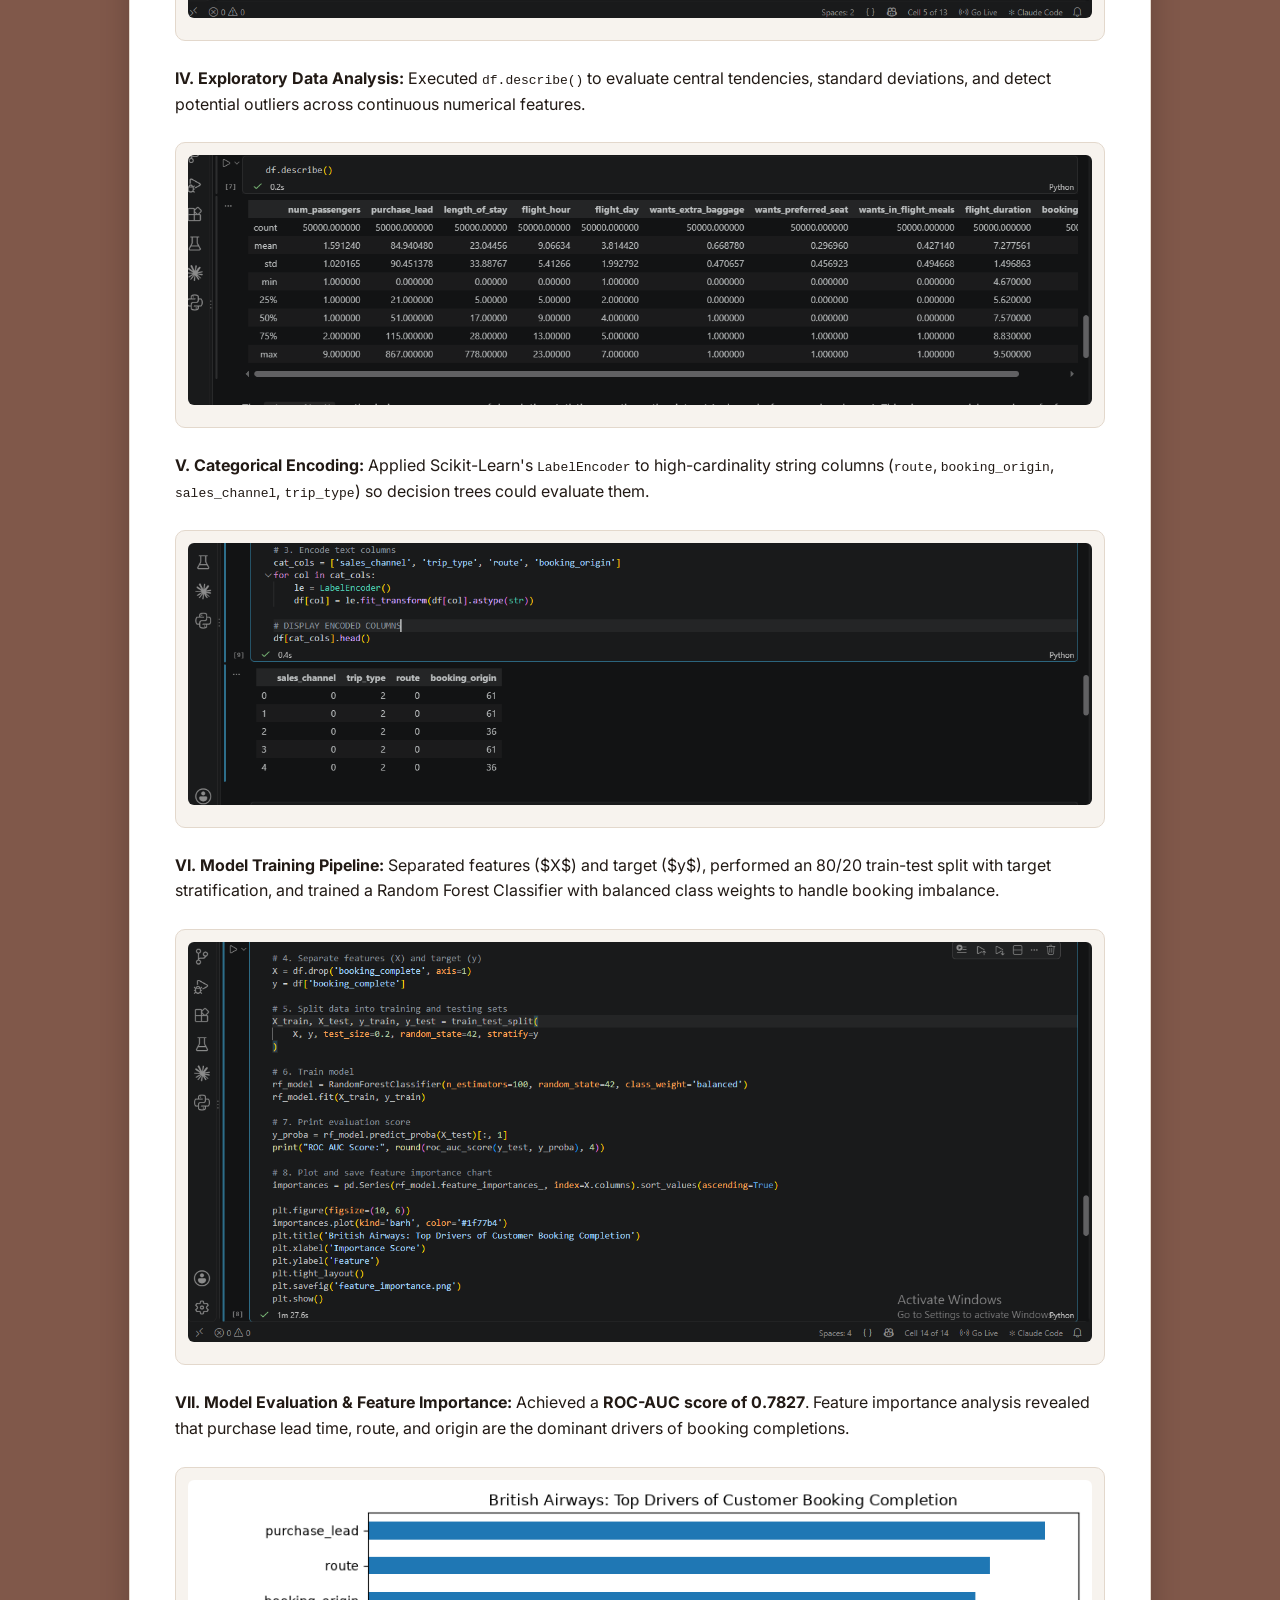
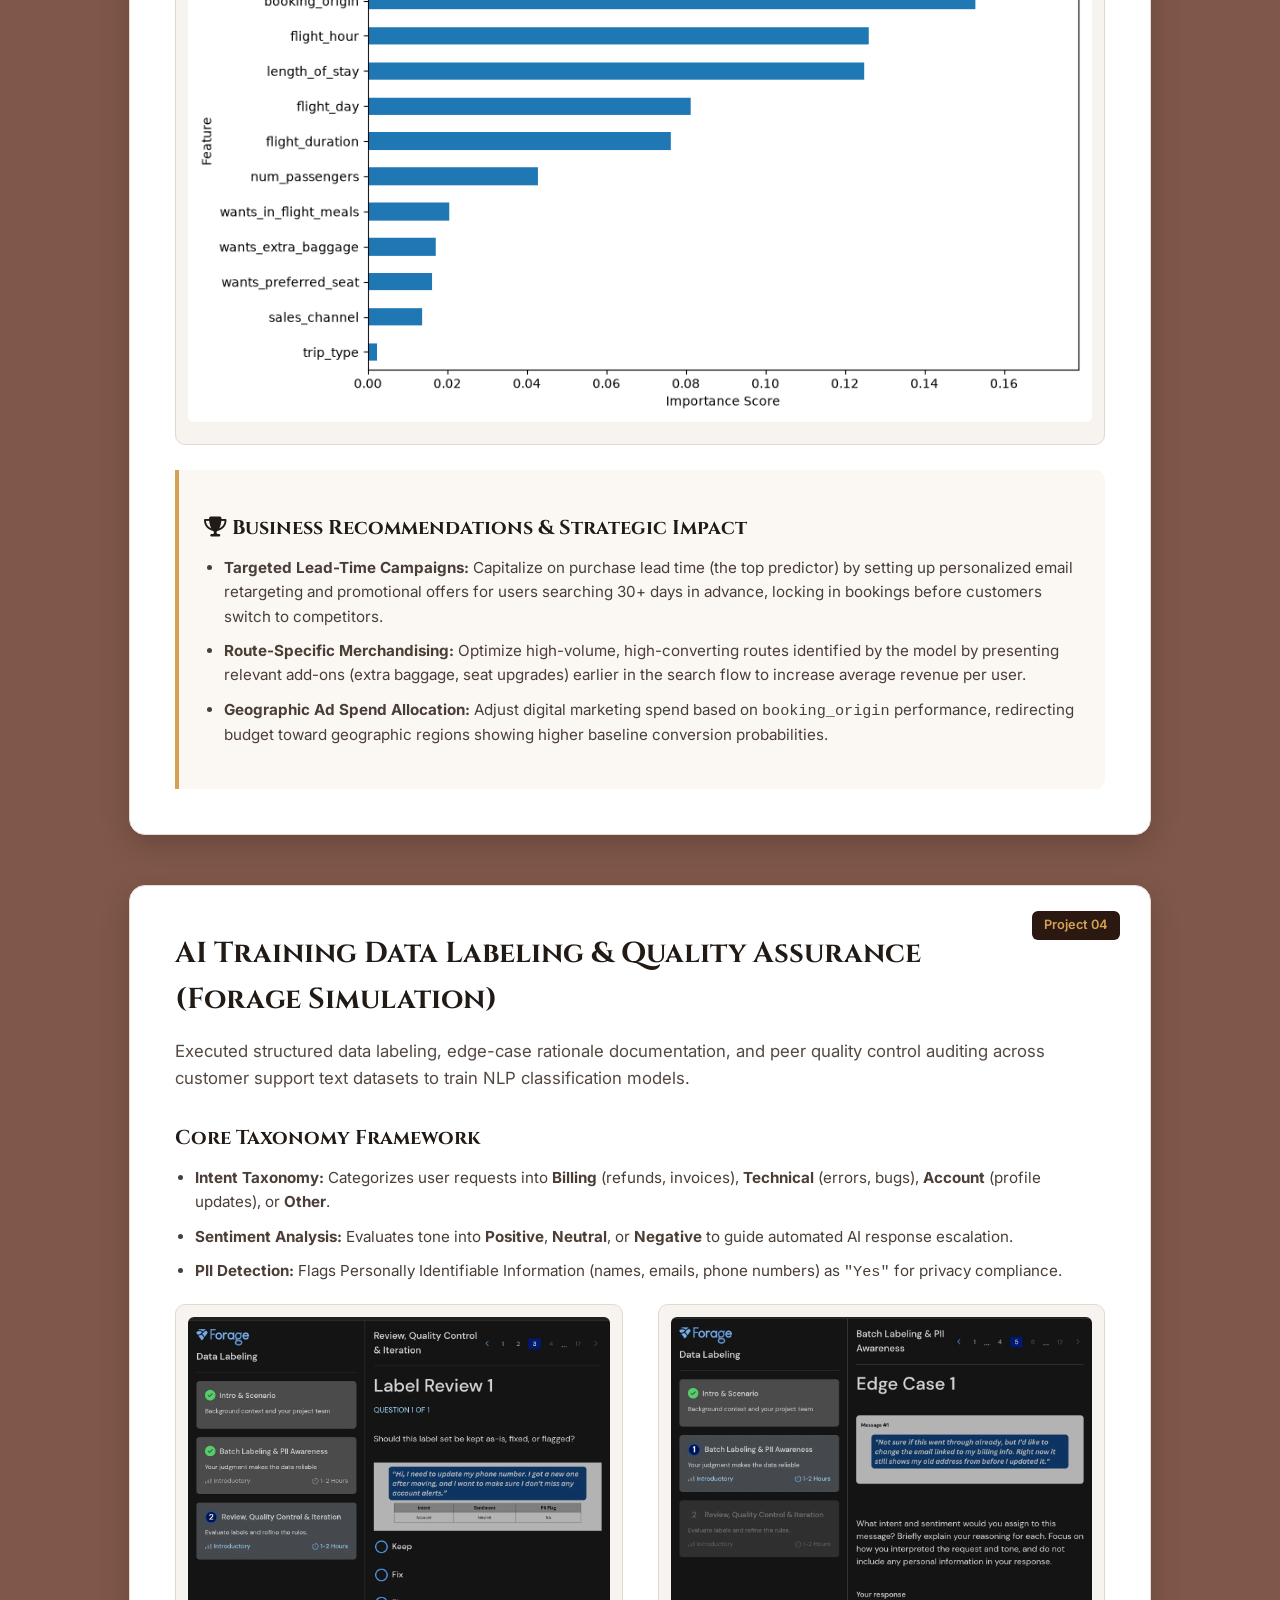
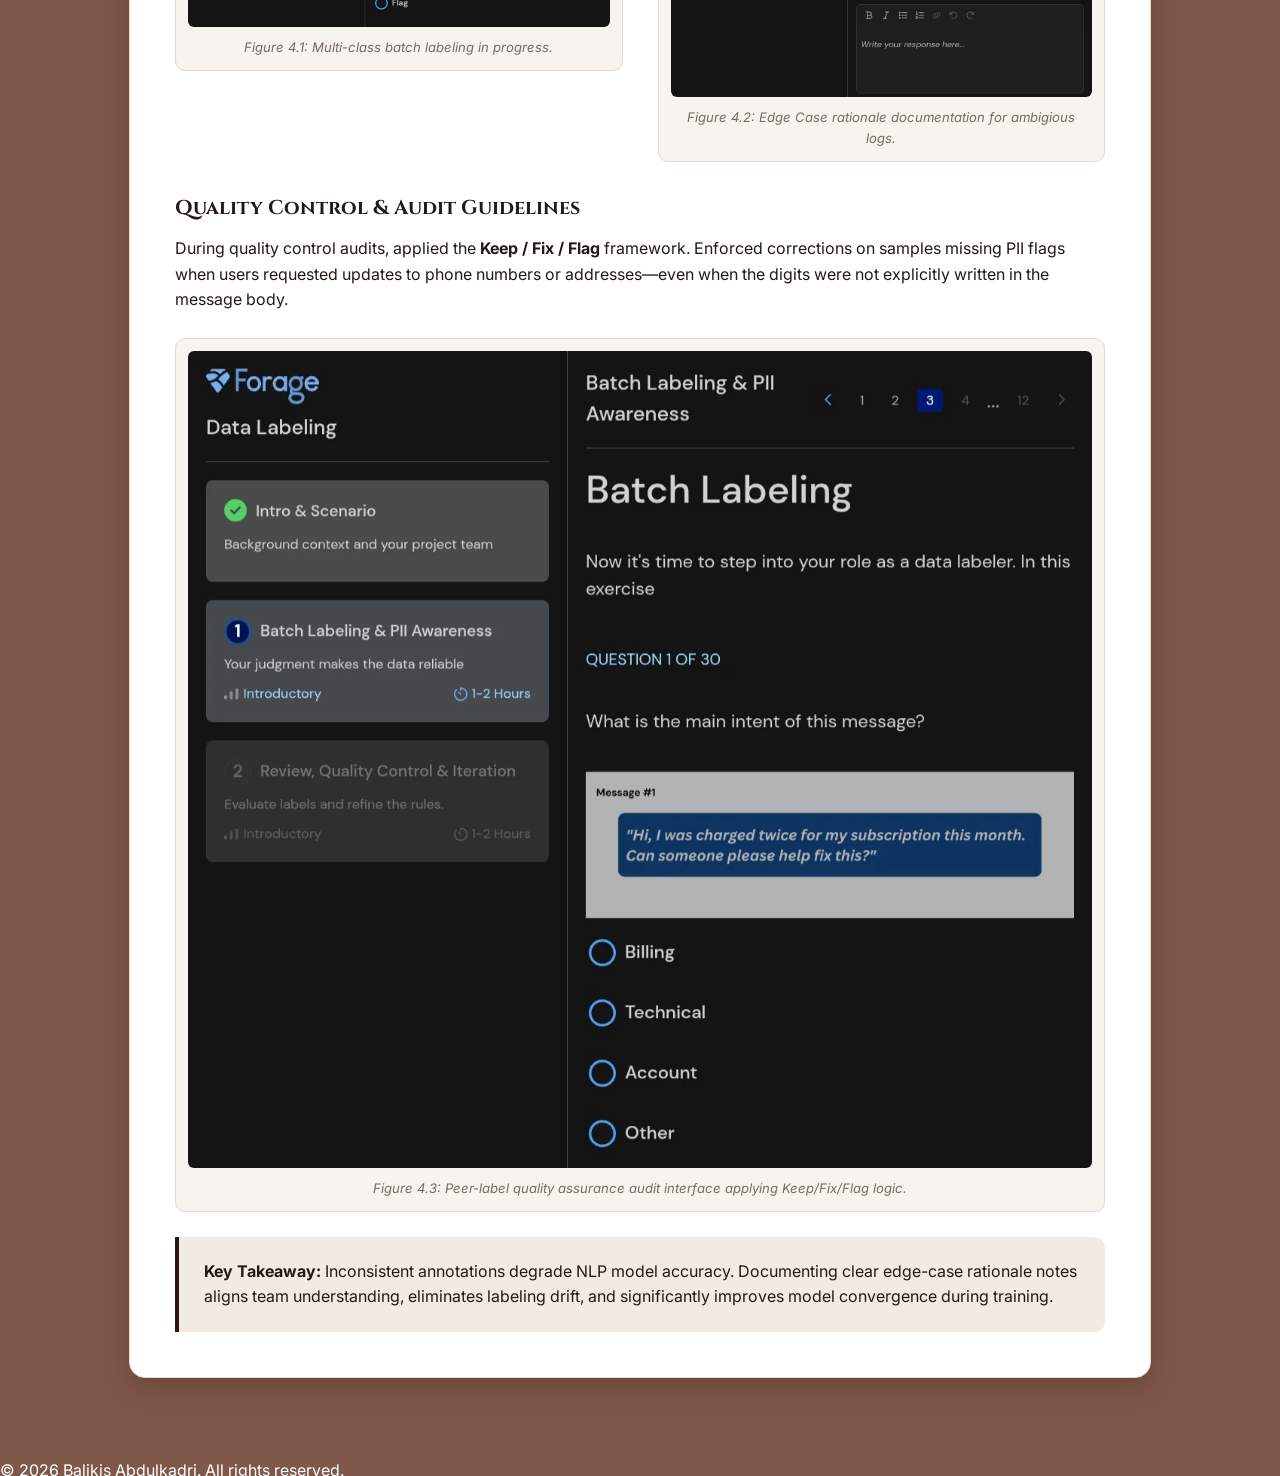
<file: project-data.html>
<!DOCTYPE html>
<html lang="en">
<head>
    <!-- Google Tag Manager -->
    <script async src="https://www.googletagmanager.com/gtag/js?id=G-NQ8445RPTF"></script>
    <script>
      window.dataLayer = window.dataLayer || [];
      function gtag(){dataLayer.push(arguments);}
      gtag('js', new Date());
      gtag('config', 'G-NQ8445RPTF');
    </script>

    <meta charset="UTF-8">
    <meta name="viewport" content="width=device-width, initial-scale=1.0">
    <title>Data Analysis & Engineering Case Studies | Balikis Abdulkadri</title>
    
    <link rel="icon" type="image/png" href="assets/favicon.png">
    
    <!-- Google Fonts -->
    <link rel="preconnect" href="https://fonts.googleapis.com">
    <link rel="preconnect" href="https://fonts.gstatic.com" crossorigin>
    <link href="https://fonts.googleapis.com/css2?family=Cinzel:wght@400;600;700&family=Inter:wght@300;400;500;600&display=swap" rel="stylesheet">
    
    <!-- Font Awesome Icons -->
    <link rel="stylesheet" href="https://cdnjs.cloudflare.com/ajax/libs/font-awesome/6.4.0/css/all.min.css">
    
    <link rel="stylesheet" href="style.css">
</head>
<body class="case-study-page">

    <!-- Sticky Glass Navigation Bar -->
    <nav class="navbar" id="navbar">
        <div class="navv-brand" id="navBrand">Balikis Abdulkadri</div>
        <ul class="nav-links">
            <li><a href="index.html#home" class="lang-en">Home</a><a href="index.html#home" class="lang-fr">Accueil</a></li>
            <li><a href="index.html#projects" class="lang-en">Projects</a><a href="index.html#projects" class="lang-fr">Projets</a></li>
            <li><a href="index.html#about" class="lang-en">About</a><a href="index.html#about" class="lang-fr">À propos</a></li>
            <li><a href="index.html#services" class="lang-en">Services</a><a href="index.html#services" class="lang-fr">Services</a></li>
        </ul>
        <div class="lang-switch">
            <button id="btn-en" class="active" onclick="setLanguage('en')">EN</button>
            <span class="lang-divider">|</span>
            <button id="btn-fr" onclick="setLanguage('fr')">FR</button>
        </div>
    </nav>

    <!-- Header / Hero Section for Data Page -->
    <header class="page-header">
        <div class="glass-card page-header-glass">
            <span class="badge-accent lang-en">Data Analytics & AI Quality</span>
            <span class="badge-accent lang-fr">Analyse de données et qualité des données pour l’IA</span>
            
            <h1 class="page-title lang-en">Data Insights, Predictive Modeling & AI Labeling</h1>
            <h1 class="page-title lang-fr">Analyse de données, prévisions et annotation pour l’IA</h1>
            
            <p class="page-subtitle lang-en">In-depth case studies showcasing telemetry diagnostics, predictive customer behavioral analytics, and AI training dataset quality control.</p>
            <p class="page-subtitle lang-fr">Découvrez des projets d’analyse de données, de prévision du comportement des clients et de contrôle qualité de jeux de données destinés à l’entraînement de modèles d’IA.</p>
        </div>
    </header>

    <main class="case-study-container">

        <!-- ==========================================================================
             CASE STUDY 1: TELEMETRY DASHBOARD
             ========================================================================== -->
        <article class="case-study-card">
            <div class="card-tag"><span class="lang-en">Project 01</span><span class="lang-fr">Projet 01</span></div>
            
            <h2 class="study-title lang-en">Daikibo Telemetry Data Analysis Dashboard</h2>
            <h2 class="study-title lang-fr">Tableau de bord des données de télémétrie de Daikibo</h2>

            <p class="study-summary lang-en">An interactive executive telemetry dashboard built in Tableau to analyze IoT machine performance, calculate operational downtime, and pinpoint facility bottlenecks across Daikibo's global manufacturing plants.</p>
            <p class="study-summary lang-fr">Un tableau de bord interactif créé avec Tableau pour suivre les performances des équipements connectés, calculer leurs temps d’arrêt et repérer les problèmes dans les usines de Daikibo.</p>

            <div class="grid-two-col">
                <div class="col-text">
                    <h3 class="section-subheading lang-en">The Business Challenge</h3>
                    <h3 class="section-subheading lang-fr">Le problème à résoudre</h3>
                    <p class="lang-en">Daikibo collected raw JSON telemetry logs containing qualitative status updates (<code>healthy</code> vs. <code>unhealthy</code> pings) across multiple global facilities. However, leadership lacked quantifiable metrics to measure actual downtime in minutes and had no visibility into which specific factories and equipment were driving operational losses.</p>
                    <p class="lang-fr">Daikibo recueillait dans plusieurs usines des journaux de télémétrie bruts au format JSON, indiquant si les équipements fonctionnaient (<code>healthy</code>) ou étaient en panne (<code>unhealthy</code>). La direction ne pouvait toutefois ni mesurer précisément la durée des arrêts en minutes, ni savoir quelles usines et quelles machines étaient à l’origine des pertes.</p>

                    <h3 class="section-subheading lang-en">Technical Execution</h3>
                    <h3 class="section-subheading lang-fr">Mise en œuvre technique</h3>
                    <ul class="bullet-list">
                        <li>
                            <span class="lang-en"><strong>IoT Data Ingestion:</strong> Connected Tableau directly to nested <code>daikibo-telemetry-data.json</code> datasets, flattening hierarchy levels to expose hidden parameters (facility sites, device IDs, and ping logs).</span>
                            <span class="lang-fr"><strong>Import des données IoT :</strong> Connexion de Tableau aux fichiers JSON imbriqués et mise à plat de leur structure pour faire apparaître les sites, les identifiants des appareils et les relevés.</span>
                        </li>
                        <li>
                            <span class="lang-en"><strong>Downtime Calculated Fields:</strong> Authored conditional calculation logic (<code>IF [Status] = "unhealthy" THEN 10 ELSE 0 END</code>) converting 10-minute intervals into quantifiable downtime metrics.</span>
                            <span class="lang-fr"><strong>Calcul des temps d’arrêt :</strong> Création d’un calcul conditionnel pour convertir les relevés de 10 minutes en durées d’arrêt mesurables.</span>
                        </li>
                        <li>
                            <span class="lang-en"><strong>Interactive Cross-Filtering:</strong> Engineered dynamic dashboard action filters enabling executives to select any plant and instantly isolate failing machine types in real time.</span>
                            <span class="lang-fr"><strong>Filtres interactifs :</strong> Ajout de filtres au tableau de bord pour sélectionner une usine et repérer immédiatement les types de machines en panne.</span>
                        </li>
                    </ul>
                </div>

                <div class="col-media">
                    <div class="media-frame">
                        <img src="images/tableau-dashboard.webp" 
                           alt="Daikibo Telemetry Tableau Dashboard" 
                           class="zoomable-img" 
                           onclick="openLightbox('images/tableau-dashboard.webp', 'Daikibo Telemetry Tableau Dashboard')" loading="lazy" decoding="async" width="2048" height="1788">
                        <p class="media-caption lang-en">Figure 1.1: Interactive Tableau Telemetry Dashboard analyzing facility downtime.</p>
                        <p class="media-caption lang-fr">Figure 1.1 : Tableau de bord Tableau qui compare les temps d’arrêt des différentes usines.</p>
                    </div>
                </div>
            </div>

            <div class="outcome-box">
                <h3 class="section-subheading lang-en"><i class="fas fa-trophy"></i> Strategic Impact & Key Outcomes</h3>
                <h3 class="section-subheading lang-fr"><i class="fas fa-trophy"></i> Résultats et bénéfices</h3>
                <ul class="bullet-list">
                    <li>
                        <span class="lang-en"><strong>Pinpointed Facility Bottleneck:</strong> Proved that a single plant—<strong>Factory Seiko</strong>—accounted for over 80% of global downtime, disproving assumptions of widespread operational failure.</span>
                        <span class="lang-fr"><strong>Repérage de l’usine la plus touchée :</strong> L’analyse montre que l’usine <strong>Seiko</strong> est responsable de plus de 80 % du temps d’arrêt total, contrairement à l’hypothèse d’un problème généralisé.</span>
                    </li>
                    <li>
                        <span class="lang-en"><strong>Isolated Root Cause Hardware:</strong> Identified that failing <strong>Laser Welders</strong> caused nearly all stoppage events at Seiko, protecting other functioning lines from unnecessary maintenance stops.</span>
                        <span class="lang-fr"><strong>Identification des machines en cause :</strong> Les <strong>machines de soudage laser</strong> sont responsables de presque tous les arrêts à Seiko. Les autres lignes peuvent ainsi continuer à fonctionner sans maintenance inutile.</span>
                    </li>
                    <li>
                        <span class="lang-en"><strong>Targeted Capital Allocation:</strong> Allowed leadership to immediately redirect specialized repair teams and replacement inventory directly to Factory Seiko.</span>
                        <span class="lang-fr"><strong>Meilleure affectation des ressources :</strong> La direction peut envoyer les équipes de réparation et les pièces de rechange là où elles sont vraiment nécessaires, à l’usine Seiko.</span>
                    </li>
                </ul>
            </div>
        </article>

        <!-- ==========================================================================
             CASE STUDY 2: AIRPORT LOUNGE DEMAND MODEL
             ========================================================================== -->
        <article class="case-study-card">
            <div class="card-tag"><span class="lang-en">Project 02</span><span class="lang-fr">Projet 02</span></div>

            <h2 class="study-title lang-en">Airport Lounge Demand & Eligibility Capacity Model</h2>
            <h2 class="study-title lang-fr">Prévision de la fréquentation et des accès au salon d’aéroport</h2>

            <p class="study-summary lang-en">A mathematical forecasting model engineered for British Airways to evaluate passenger eligibility distributions across three premium customer tiers and optimize lounge space allocation at London Heathrow Terminal 3.</p>
            <p class="study-summary lang-fr">Un modèle conçu pour British Airways afin d’estimer le nombre de passagers ayant accès au salon selon trois catégories et de mieux organiser l’espace au terminal 3 de l’aéroport de Londres-Heathrow.</p>

            <h3 class="section-subheading lang-en">The Business Challenge</h3>
            <h3 class="section-subheading lang-fr">Le problème à résoudre</h3>
            <p class="lang-en">British Airways required a flexible, scalable methodology to forecast VIP lounge demand at Terminal 3. With fluctuating flight schedules and changing passenger volumes, airport operations needed data-driven estimates of lounge eligibility across three customer tiers (Tier 1 First Class, Tier 2 Business/Gold, Tier 3 Premium Economy/Silver) to optimize floor space and catering budgets.</p>
            <p class="lang-fr">British Airways avait besoin d’une méthode souple pour prévoir la fréquentation de son salon au terminal 3. Comme les horaires de vol et le nombre de passagers varient, les équipes devaient estimer combien de voyageurs, répartis en trois catégories, pourraient y accéder afin d’adapter l’espace et la restauration.</p>

            <h3 class="section-subheading lang-en">Analytical Approach & Categorization</h3>
            <h3 class="section-subheading lang-fr">Méthode d’analyse et catégories de passagers</h3>
            <ul class="bullet-list">
                <li>
                    <span class="lang-en"><strong>Data Engineering:</strong> Structured and processed 10,000+ flight records in Excel, deriving custom seat capacity calculations and tier-eligibility distribution ratios.</span>
                    <span class="lang-fr"><strong>Préparation des données :</strong> Structuration de plus de 10 000 enregistrements de vols dans Excel, puis calcul de la capacité des sièges et de la part de passagers admissibles dans chaque catégorie.</span>
                </li>
                <li>
                    <span class="lang-en"><strong>Operational Dimensionality:</strong> Categorized all flights across Haul Distance (Short-Haul vs. Long-Haul) and Departure Time Windows (Morning, Lunchtime, Afternoon, Evening).</span>
                    <span class="lang-fr"><strong>Critères opérationnels :</strong> Classement des vols selon leur durée (court ou long-courrier) et leur heure de départ (matin, midi, après-midi ou soir).</span>
                </li>
            </ul>

            <div class="media-frame wide-media">
                <img src="images/loungeeligibility.webp" 
                    alt="Lounge Eligibility Pivot Table Analysis" 
                    class="zoomable-img" 
                    onclick="openLightbox('images/loungeeligibility.webp', 'Lounge Eligibility Pivot Table Analysis')" loading="lazy" decoding="async" width="1338" height="386">
                <p class="media-caption lang-en">Figure 2.1: Flight tier eligibility matrix cross-tabulated by haul distance and departure windows.</p>
                <p class="media-caption lang-fr">Figure 2.1 : Admissibilité des passagers selon la durée du vol et l’heure de départ.</p>
            </div>

            <div class="outcome-box">
                <h3 class="section-subheading lang-en"><i class="fas fa-lightbulb"></i> Key Insights & Strategic Recommendations</h3>
                <h3 class="section-subheading lang-fr"><i class="fas fa-lightbulb"></i> Principaux enseignements et recommandations</h3>
                <ul class="bullet-list">
                    <li>
                        <span class="lang-en"><strong>Tier 1 Rarity:</strong> Tier 1 (First Class) eligibility remains consistently under 0.4% across all departure windows—representing less than 1 passenger per flight departure.</span>
                        <span class="lang-fr"><strong>Un nombre limité de passagers en première classe :</strong> Moins de 0,4 % des passagers sont concernés, quelle que soit l’heure de départ — soit moins d’un passager par vol en moyenne.</span>
                    </li>
                    <li>
                        <span class="lang-en"><strong>Peak Traffic Drivers:</strong> Tier 3 (Silver/Premium Economy) drives over 85% of total lounge volume, peaking during Short-Haul Morning and Afternoon windows at 16.7%–17.3% seat eligibility.</span>
                        <span class="lang-fr"><strong>La principale source de fréquentation :</strong> La catégorie 3 (Silver et classe économique premium) représente plus de 85 % des visiteurs. Pour les vols court-courriers, la part atteint 16,7 à 17,3 % le matin et l’après-midi.</span>
                    </li>
                    <li>
                        <span class="lang-en"><strong>Scalable Schedule Formula:</strong> Created a reusable multiplier coefficient system. For any future flight (e.g., 180-seat Short-Haul Morning flight), operations simply multiply <code>180 × 16.7% = 30 expected lounge guests</code>.</span>
                        <span class="lang-fr"><strong>Une formule réutilisable :</strong> Le coefficient permet d’estimer la fréquentation de chaque vol. Par exemple, pour un vol court-courrier du matin de 180 places, le calcul <code>180 × 16,7 % = 30 passagers attendus</code> donne une estimation du nombre de visiteurs.</span>
                    </li>
                    <li>
                        <span class="lang-en"><strong>Capital Allocation Strategy:</strong> Recommended against constructing an expensive dedicated Tier 1 VIP lounge in T3. Advised adopting a flexible shared VIP suite alongside expanded seating for Tier 3 peak windows.</span>
                        <span class="lang-fr"><strong>Investir au bon endroit :</strong> Inutile de construire un salon réservé à la première classe, trop peu fréquenté. Mieux vaut prévoir un espace VIP partagé et davantage de places aux heures de pointe pour la catégorie 3.</span>
                    </li>
                </ul>
            </div>
        </article>

        <!-- ==========================================================================
             CASE STUDY 3: CUSTOMER BOOKING PREDICTION MODEL
             ========================================================================== -->
        <article class="case-study-card">
            <div class="card-tag"><span class="lang-en">Project 03</span><span class="lang-fr">Projet 03</span></div>

  <h2 class="study-title lang-en">Customer Flight Booking Prediction Model (Machine Learning)</h2>
  <h2 class="study-title lang-fr">Prévision des réservations de vols par apprentissage automatique</h2>

  <p class="study-summary lang-en">A machine learning model developed in Python to analyze digital customer browsing patterns and predict customers who will complete their flight booking.</p>
  <p class="study-summary lang-fr">Un modèle développé en Python pour analyser la navigation des clients et prévoir s’ils iront jusqu’au bout de leur réservation.</p>

  <h3 class="section-subheading lang-en">The Business Challenge</h3>
  <h3 class="section-subheading lang-fr">Le problème à résoudre</h3>

  <p class="lang-en">British Airways sought to understand which online browsing and search behaviors signal high purchase intent versus high drop-off risks. The goal was to build a machine learning model to uncover key drivers of conversion and improve marketing strategy.</p>
  <p class="lang-fr">British Airways voulait savoir quels comportements de navigation et de recherche indiquent qu’un client est prêt à réserver, et lesquels annoncent un abandon. L’objectif était de créer un modèle d’apprentissage automatique pour repérer les principaux facteurs de réservation et améliorer la stratégie marketing.</p>

  <hr>

  <!-- Technical Workflow -->
  <h3 class="section-subheading lang-en">Technical Workflow & Data Pipeline</h3>
  <h3 class="section-subheading lang-fr">Étapes de traitement et préparation des données</h3>

  <!-- Step I -->
  <p class="lang-en"><strong>I. Data Ingestion:</strong> Loaded a 50,000-record customer flight search dataset locally using Pandas, then used the <code>.head()</code> method to visually inspect column structures, sample values, and feature formats.</p>
  <p class="lang-fr"><strong>I. Import des données :</strong> Importation dans Pandas d’un jeu de données contenant 50 000 recherches de vols, puis utilisation de <code>.head()</code> pour examiner les colonnes et quelques exemples.</p>
  
   <div class="media-frame wide-media">
    <img src="images/data-processing.webp" alt="Data Ingestion - Pandas head method"
    class="zoomable-img" 
    onclick="openLightbox('images/data-processing.webp' )" loading="lazy" decoding="async" width="1351" height="391">
  </div>

  <!-- Step II -->
  <p class="lang-en"><strong>II. Schema & Quality Verification:</strong> Checked data structure and missing values using <code>.info()</code>. <em>Finding:</em> Confirmed 50,000 complete rows with zero null values across all features. Identified non-numeric columns (<code>flight_day</code>, <code>sales_channel</code>, <code>trip_type</code>, <code>route</code>, <code>booking_origin</code>) requiring categorical encoding before model training.</p>
  <p class="lang-fr"><strong>II. Vérification des données :</strong> Contrôle de la structure et des valeurs manquantes avec <code>.info()</code>. <em>Résultat :</em> les 50 000 lignes sont complètes. Certaines colonnes contenant des catégories, comme le jour du vol ou la destination, doivent être converties en valeurs numériques avant l’entraînement du modèle.</p>
  
  <div class="media-frame wide-media">
    <img src="images/data-info.webp" alt="Schema Verification - Pandas info method"
    class="zoomable-img" 
    onclick="openLightbox('images/data-info.webp' )" loading="lazy" decoding="async" width="1365" height="499">
  </div>
  </div>

  <!-- Step III -->
  <p class="lang-en"><strong>III. Day Mapping:</strong> Mapped categorical day strings (Mon–Sun) to numeric values (1–7) to preserve chronological order for model training.</p>
  <p class="lang-fr"><strong>III. Conversion des jours :</strong> Remplacement des jours de la semaine (lun.–dim.) par des valeurs de 1 à 7 afin que le modèle conserve leur ordre chronologique.</p>
  
  <div class="media-frame wide-media">
    <img src="images/data-mapping.webp" alt="Day Mapping Transformation"
    class="zoomable-img" 
    onclick="openLightbox('images/data-mapping.webp' )" loading="lazy" decoding="async" width="1352" height="565">
  </div>
  </div>

  <!-- Step IV -->
  <p class="lang-en"><strong>IV. Exploratory Data Analysis:</strong> Executed <code>df.describe()</code> to evaluate central tendencies, standard deviations, and detect potential outliers across continuous numerical features.</p>
  <p class="lang-fr"><strong>IV. Exploration des données :</strong> Utilisation de <code>df.describe()</code> pour examiner les tendances centrales et les écarts-types, et repérer d’éventuelles valeurs aberrantes dans les variables numériques.</p>
  
  <div class="media-frame wide-media">
    <img src="images/data-descrption.webp" alt="Summary Statistics - Pandas describe method"
    class="zoomable-img" 
    onclick="openLightbox('images/data-descrption.webp' )" loading="lazy" decoding="async" width="1350" height="373">
  </div>
  </div>

  <!-- Step V -->
  <p class="lang-en"><strong>V. Categorical Encoding:</strong> Applied Scikit-Learn's <code>LabelEncoder</code> to high-cardinality string columns (<code>route</code>, <code>booking_origin</code>, <code>sales_channel</code>, <code>trip_type</code>) so decision trees could evaluate them.</p>
  <p class="lang-fr"><strong>V. Encodage des catégories :</strong> Utilisation de <code>LabelEncoder</code> de Scikit-Learn pour convertir les colonnes textuelles en valeurs que les arbres de décision peuvent traiter.</p>
  
  <div class="media-frame wide-media">
    <img src="images/data-conversion.webp" alt="Categorical Label Encoding Output"
    class="zoomable-img" 
    onclick="openLightbox('images/data-conversion.webp' )" loading="lazy" decoding="async" width="1363" height="395">
  </div>
  </div>

  <!-- Step VI -->
  <p class="lang-en"><strong>VI. Model Training Pipeline:</strong> Separated features ($X$) and target ($y$), performed an 80/20 train-test split with target stratification, and trained a Random Forest Classifier with balanced class weights to handle booking imbalance.</p>
  <p class="lang-fr"><strong>VI. Entraînement du modèle :</strong> Séparation des variables ($X$) et de la cible ($y$), puis division des données en deux ensembles (80 % pour l’entraînement et 20 % pour le test), avec répartition équilibrée des classes. Le modèle utilisé est une forêt aléatoire.</p>
  
  <div class="media-frame wide-media">
    <img src="images/training-model.webp" alt="Model Training and Evaluation Code"
    class="zoomable-img" 
    onclick="openLightbox('images/training-model.webp' )" loading="lazy" decoding="async" width="1361" height="603">
  </div>
  </div>

  <!-- Step VII -->
  <p class="lang-en"><strong>VII. Model Evaluation & Feature Importance:</strong> Achieved a <strong>ROC-AUC score of 0.7827</strong>. Feature importance analysis revealed that purchase lead time, route, and origin are the dominant drivers of booking completions.</p>
  <p class="lang-fr"><strong>VII. Évaluation du modèle et importance des variables :</strong> Le modèle obtient un <strong>score ROC-AUC de 0,7827</strong>. Le délai entre la recherche et le départ, l’itinéraire et le pays d’origine sont les principaux facteurs associés à la réservation.</p>
  
  <div class="media-frame wide-media">
    <img src="images/feature_importance.webp" alt="ROC-AUC Score and Feature Importance Plot"
    class="zoomable-img" 
    onclick="openLightbox('images/feature_importance.webp' )" loading="lazy" decoding="async" width="1000" height="600">
  </div>
  </div>
</div>

  <!-- Business Recommendations Section -->
  <div class="outcome-box">
                <h3 class="section-subheading lang-en"><i class="fas fa-trophy"></i> Business Recommendations & Strategic Impact</h3>
                <h3 class="section-subheading lang-fr"><i class="fas fa-trophy"></i> Recommandations et retombées stratégiques</h3>
                <ul class="bullet-list">
                    <li class="lang-en"><strong>Targeted Lead-Time Campaigns:</strong> Capitalize on purchase lead time (the top predictor) by setting up personalized email retargeting and promotional offers for users searching 30+ days in advance, locking in bookings before customers switch to competitors.</li>
                <li class="lang-fr"><strong>Campagnes selon la date de réservation :</strong> Le délai avant le départ étant le principal facteur prédictif, envoyer des rappels et des offres personnalisés aux personnes qui recherchent un vol plus de 30 jours à l’avance afin de les encourager à réserver.</li>

                <li class="lang-en"><strong>Route-Specific Merchandising:</strong> Optimize high-volume, high-converting routes identified by the model by presenting relevant add-ons (extra baggage, seat upgrades) earlier in the search flow to increase average revenue per user.</li>
                <li class="lang-fr"><strong>Offres adaptées aux itinéraires :</strong> Pour les trajets les plus fréquentés et les plus susceptibles d’aboutir à une réservation, proposer plus tôt des options pertinentes, comme un bagage supplémentaire ou un surclassement.</li>

                <li class="lang-en"><strong>Geographic Ad Spend Allocation:</strong> Adjust digital marketing spend based on <code>booking_origin</code> performance, redirecting budget toward geographic regions showing higher baseline conversion probabilities.</li>
                <li class="lang-fr"><strong>Répartition géographique du budget publicitaire :</strong> S’appuyer sur les résultats par pays ou région (<code>booking_origin</code>) pour investir davantage là où les chances de réservation sont les plus élevées.</li>
                </ul>
            </div>
        </article>

        <!-- ==========================================================================
             CASE STUDY 4: AI DATA LABELING & QA
             ========================================================================== -->
        <article class="case-study-card">
            <div class="card-tag"><span class="lang-en">Project 04</span><span class="lang-fr">Projet 04</span></div>

            <h2 class="study-title lang-en">AI Training Data Labeling & Quality Assurance (Forage Simulation)</h2>
            <h2 class="study-title lang-fr">Annotation de données pour l’IA et contrôle qualité</h2>

            <p class="study-summary lang-en">Executed structured data labeling, edge-case rationale documentation, and peer quality control auditing across customer support text datasets to train NLP classification models.</p>
            <p class="study-summary lang-fr">Annotation de messages de service client, documentation des cas ambigus et vérification de la qualité des données destinées à l’entraînement de modèles de traitement automatique du langage.</p>

            <h3 class="section-subheading lang-en">Core Taxonomy Framework</h3>
            <h3 class="section-subheading lang-fr">Catégories d’annotation</h3>
            <ul class="bullet-list">
                <li>
                    <span class="lang-en"><strong>Intent Taxonomy:</strong> Categorizes user requests into <strong>Billing</strong> (refunds, invoices), <strong>Technical</strong> (errors, bugs), <strong>Account</strong> (profile updates), or <strong>Other</strong>.</span>
                    <span class="lang-fr"><strong>Type de demande :</strong> Classement des demandes dans l’une des catégories suivantes : <strong>Facturation</strong>, <strong>Assistance technique</strong>, <strong>Compte</strong> ou <strong>Autre</strong>.</span>
                </li>
                <li>
                    <span class="lang-en"><strong>Sentiment Analysis:</strong> Evaluates tone into <strong>Positive</strong>, <strong>Neutral</strong>, or <strong>Negative</strong> to guide automated AI response escalation.</span>
                    <span class="lang-fr"><strong>Sentiment :</strong> Classement du ton du message comme <strong>positif</strong>, <strong>neutre</strong> ou <strong>négatif</strong> pour aider l’IA à adapter sa réponse.</span>
                </li>
                <li>
                    <span class="lang-en"><strong>PII Detection:</strong> Flags Personally Identifiable Information (names, emails, phone numbers) as <code>"Yes"</code> for privacy compliance.</span>
                    <span class="lang-fr"><strong>Détection des données personnelles :</strong> Repérage des noms, adresses e-mail et numéros de téléphone pour protéger la vie privée et respecter le RGPD.</span>
                </li>
            </ul>

            <!-- Side-by-Side Images -->
            <div class="grid-two-col">
                <div class="media-frame">
                    <img src="images/labeling-batch-1.webp" 
                    alt="Batch Data Labeling Execution" 
                   class="zoomable-img" 
                    onclick="openLightbox('images/labeling-batch-1.webp', 'Multi-class batch labeling in progress')" loading="lazy" decoding="async" width="1200" height="881">
                    <p class="media-caption lang-en">Figure 4.1: Multi-class batch labeling in progress.</p>
                    <p class="media-caption lang-fr">Figure 4.1 : Annotation de plusieurs messages par catégorie.</p>
                </div>
                <div class="media-frame">
                    <img src="images/labeling-edge-case-1.webp" 
                   alt="Edge Case Rationale Documentation" 
                   class="zoomable-img" 
                   onclick="openLightbox('images/labeling-edge-case-1.webp', 'Edge Case rationale documentation')" loading="lazy" decoding="async" width="1200" height="1082">
                    <p class="media-caption lang-en">Figure 4.2: Edge Case rationale documentation for ambigious logs.</p>
                    <p class="media-caption lang-fr">Figure 4.2 : Justification des choix d’annotation pour les cas ambigus.</p>
                </div>
            </div>

            <h3 class="section-subheading lang-en" style="margin-top: 30px;">Quality Control & Audit Guidelines</h3>
            <h3 class="section-subheading lang-fr" style="margin-top: 30px;">Contrôle qualité et consignes de vérification</h3>
            <p class="lang-en">During quality control audits, applied the <strong>Keep / Fix / Flag</strong> framework. Enforced corrections on samples missing PII flags when users requested updates to phone numbers or addresses—even when the digits were not explicitly written in the message body.</p>
            <p class="lang-fr">Lors des vérifications, j’ai appliqué la méthode <strong>Keep / Fix / Flag</strong> (conserver, corriger ou signaler). Par exemple, lorsqu’un client demandait de modifier son numéro de téléphone, il fallait signaler la présence de données personnelles, même si le numéro n’apparaissait pas dans le message.</p>

            <div class="media-frame wide-media">
                <img src="images/labeling-review-qa.webp" 
               alt="Quality Control Review Framework" 
               class="zoomable-img" 
               onclick="openLightbox('images/labeling-review-qa.webp', 'Quality control audit interface (Keep/Fix/Flag)')" loading="lazy" decoding="async" width="1200" height="1084">
                <p class="media-caption lang-en">Figure 4.3: Peer-label quality assurance audit interface applying Keep/Fix/Flag logic.</p>
                <p class="media-caption lang-fr">Figure 4.3 : Vérification des annotations avec la méthode Keep/Fix/Flag.</p>
            </div>

            <div class="takeaway-box">
                <p class="lang-en"><strong>Key Takeaway:</strong> Inconsistent annotations degrade NLP model accuracy. Documenting clear edge-case rationale notes aligns team understanding, eliminates labeling drift, and significantly improves model convergence during training.</p>
                <p class="lang-fr"><strong>À retenir :</strong> Des annotations incohérentes nuisent à la précision des modèles de traitement du langage. Des justifications claires aident toute l’équipe à appliquer les mêmes critères et améliorent l’apprentissage du modèle.</p>
            </div>
        </article>

    </main>

    <footer class="footer">
        <p>&copy; 2026 Balikis Abdulkadri. <span class="lang-en">All rights reserved.</span><span class="lang-fr">Tous droits réservés.</span></p>
    </footer>

    <script src="script.js"></script>

    <!-- Lightbox Pop-Up Modal -->
    <div id="image-modal" class="lightbox-modal" onclick="closeLightbox()">
        <span class="lightbox-close">&times;</span>
        <img class="lightbox-content" id="modal-img" alt="Expanded view">
        <div id="modal-caption" class="lightbox-caption"></div>
    </div>

    <script>
        // Interactive Lightbox Modal Logic
        function openLightbox(imgSrc, captionText) {
            const modal = document.getElementById('image-modal');
            const modalImg = document.getElementById('modal-img');
            const caption = document.getElementById('modal-caption');
            
            modal.style.display = 'flex';
            modalImg.src = imgSrc;
            caption.innerText = captionText;
        }

        function closeLightbox() {
            document.getElementById('image-modal').style.display = 'none';
        }

        // Close on ESC key press
        document.addEventListener('keydown', function(e) {
            if (e.key === 'Escape') {
                closeLightbox();
            }
        });
    </script>
</body>
</html>
</file>
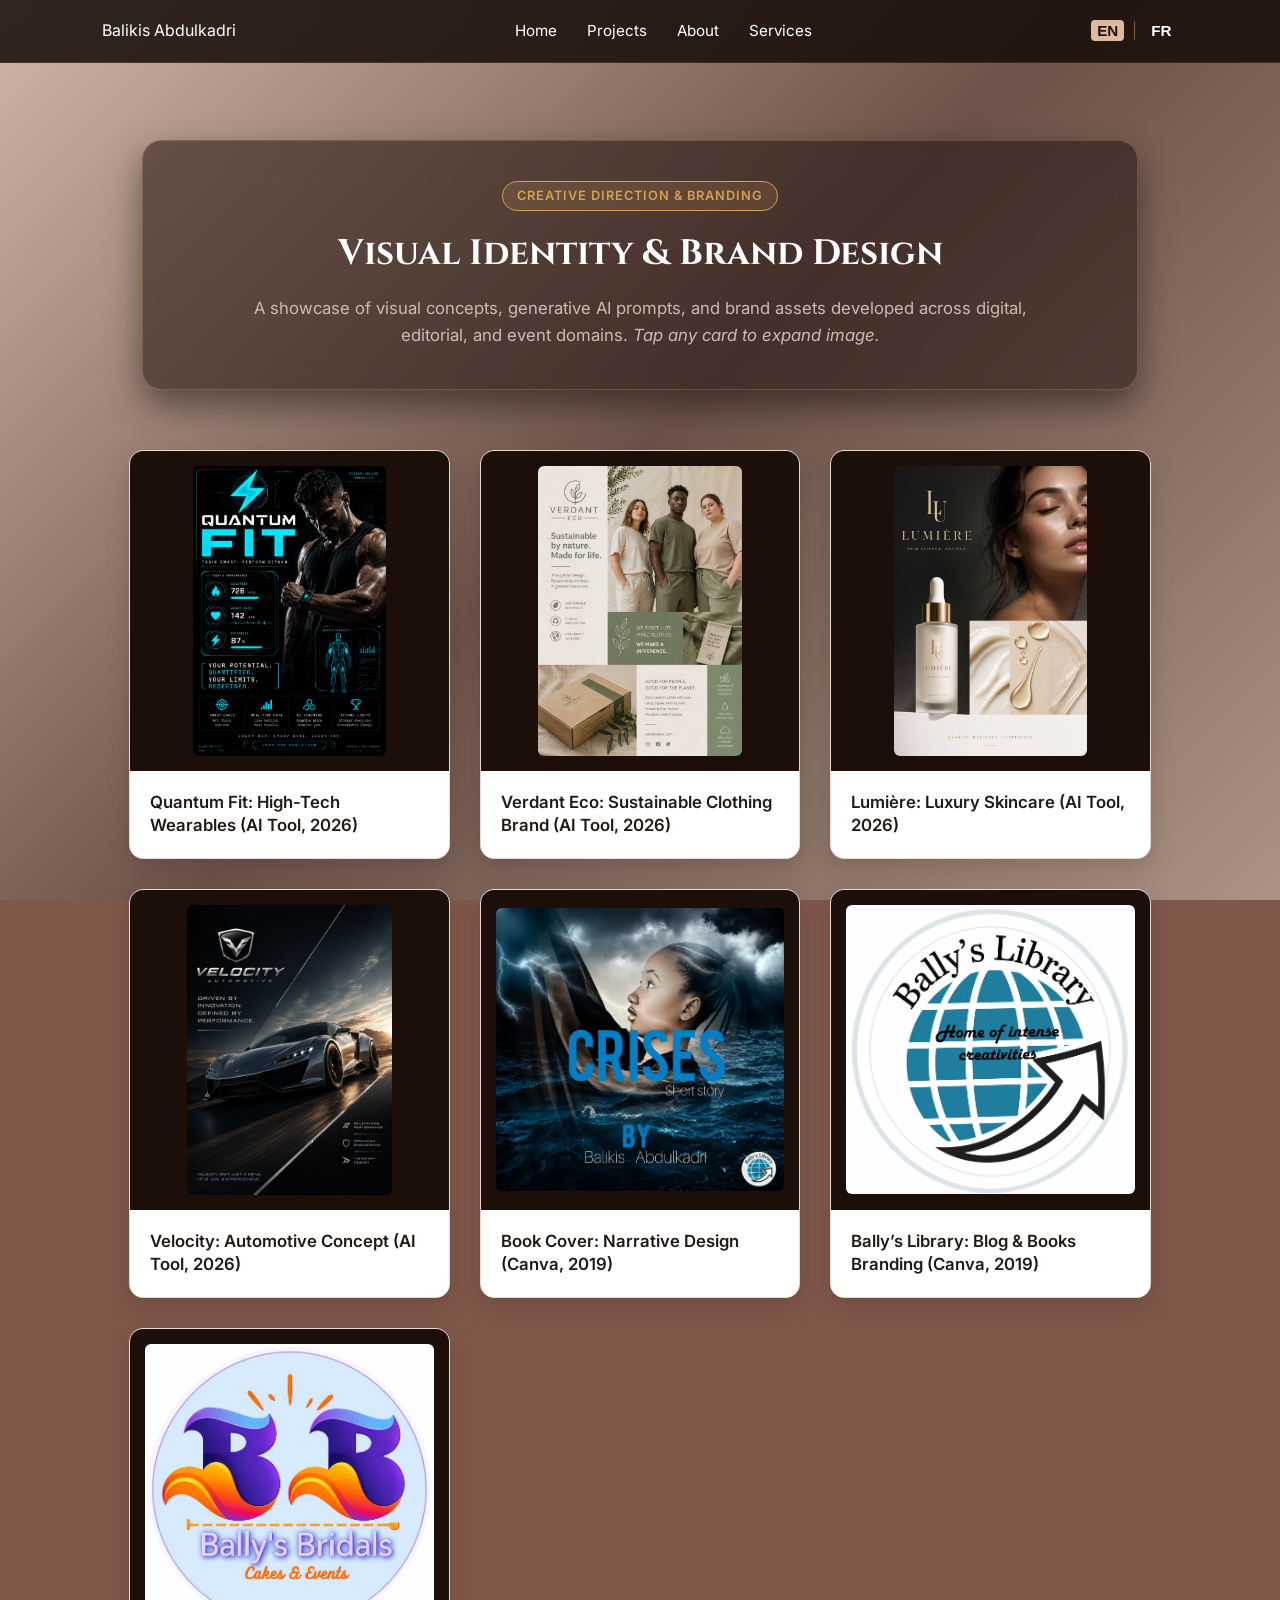
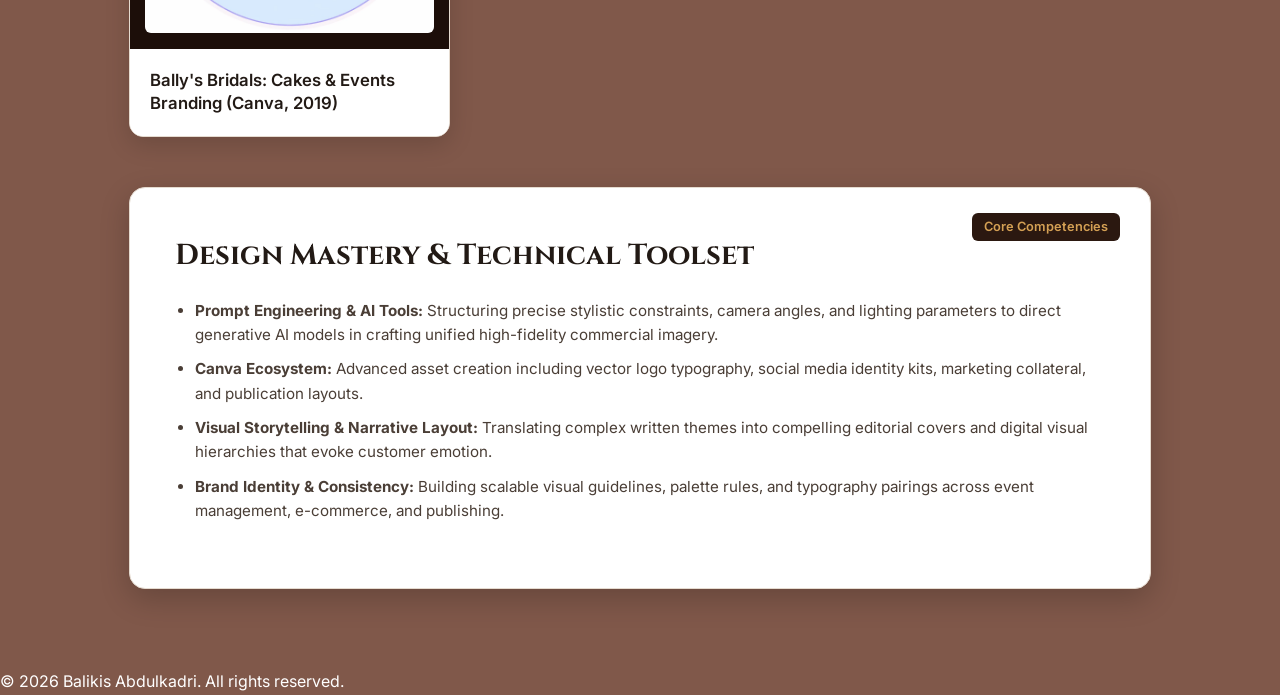
<file: project-design.html>
<!DOCTYPE html>
<html lang="en">
<head>
    <!-- Google Tag Manager -->
    <script async src="https://www.googletagmanager.com/gtag/js?id=G-NQ8445RPTF"></script>
    <script>
      window.dataLayer = window.dataLayer || [];
      function gtag(){dataLayer.push(arguments);}
      gtag('js', new Date());
      gtag('config', 'G-NQ8445RPTF');
    </script>

    <meta charset="UTF-8">
    <meta name="viewport" content="width=device-width, initial-scale=1.0">
    <title>Visual Identity & Brand Design Gallery | Balikis Abdulkadri</title>
    
    <link rel="icon" type="image/png" href="assets/favicon.png">
    
    <!-- Google Fonts -->
    <link rel="preconnect" href="https://fonts.googleapis.com">
    <link rel="preconnect" href="https://fonts.gstatic.com" crossorigin>
    <link href="https://fonts.googleapis.com/css2?family=Cinzel:wght@400;600;700&family=Inter:wght@300;400;500;600&display=swap" rel="stylesheet">
    
    <!-- Font Awesome Icons -->
    <link rel="stylesheet" href="https://cdnjs.cloudflare.com/ajax/libs/font-awesome/6.4.0/css/all.min.css">
    
    <link rel="stylesheet" href="style.css">
</head>
<body class="case-study-page">

    <!-- Sticky Glass Navigation Bar -->
    <nav class="navbar" id="navbar">
        <div class="navv-brand" id="navBrand">Balikis Abdulkadri</div>
        <ul class="nav-links">
            <li><a href="index.html#home" class="lang-en">Home</a><a href="index.html#home" class="lang-fr">Accueil</a></li>
            <li><a href="index.html#projects" class="lang-en">Projects</a><a href="index.html#projects" class="lang-fr">Projets</a></li>
            <li><a href="index.html#about" class="lang-en">About</a><a href="index.html#about" class="lang-fr">À propos</a></li>
            <li><a href="index.html#services" class="lang-en">Services</a><a href="index.html#services" class="lang-fr">Services</a></li>
        </ul>
        <div class="lang-switch">
            <button id="btn-en" class="active" onclick="setLanguage('en')">EN</button>
            <span class="lang-divider">|</span>
            <button id="btn-fr" onclick="setLanguage('fr')">FR</button>
        </div>
    </nav>

    <!-- Header / Hero Section -->
    <header class="page-header">
        <div class="glass-card page-header-glass">
            <span class="badge-accent lang-en">Creative Direction & Branding</span>
            <span class="badge-accent lang-fr">Direction artistique et identité de marque</span>
            
            <h1 class="page-title lang-en">Visual Identity & Brand Design</h1>
            <h1 class="page-title lang-fr">Identité visuelle et design de marque</h1>
            
            <p class="page-subtitle lang-en">A showcase of visual concepts, generative AI prompts, and brand assets developed across digital, editorial, and event domains. <em>Tap any card to expand image.</em></p>
            <p class="page-subtitle lang-fr">Découvrez des concepts visuels et des identités de marque conçus pour le numérique, l’édition et l’événementiel, à l’aide d’outils d’IA. <em>Cliquez sur une image pour l’agrandir.</em></p>
        </div>
    </header>

    <main class="case-study-container">

        <!-- Design Gallery Grid -->
        <div class="gallery-grid">

            <!-- Card 1 -->
            <div class="design-card" onclick="openLightbox('images/high-tech.webp', 'Quantum Fit High-Tech Concept (AI Tool, 2026)')">
                <div class="design-image-container">
                    <img src="images/high-tech.webp" alt="Quantum Fit High-Tech Concept" class="gallery-img" loading="lazy" decoding="async" width="1267" height="1901">
                    <div class="gallery-overlay">
                        <i class="fas fa-search-plus"></i>
                        <span class="lang-en">Tap to view</span>
                        <span class="lang-fr">Voir l’image</span>
                    </div>
                </div>
                <div class="design-info">
                    <h3>
                        <span class="lang-en">Quantum Fit: High-Tech Wearables (AI Tool, 2026)</span>
                        <span class="lang-fr">Quantum Fit : vêtements connectés (outil d’IA, 2026)</span>
                    </h3>
                </div>
            </div>

            <!-- Card 2 -->
            <div class="design-card" onclick="openLightbox('images/clothing-brand.webp', 'Sustainable Clothing Brand (AI Tool, 2026)')">
                <div class="design-image-container">
                    <img src="images/clothing-brand.webp" alt="Verdant Eco Clothing Brand" class="gallery-img" loading="lazy" decoding="async" width="1267" height="1794">
                    <div class="gallery-overlay">
                        <i class="fas fa-search-plus"></i>
                        <span class="lang-en">Tap to view</span>
                        <span class="lang-fr">Voir l’image</span>
                    </div>
                </div>
                <div class="design-info">
                    <h3>
                        <span class="lang-en">Verdant Eco: Sustainable Clothing Brand (AI Tool, 2026)</span>
                        <span class="lang-fr">Verdant Eco : marque de vêtements écoresponsables (outil d’IA, 2026)</span>
                    </h3>
                </div>
            </div>

            <!-- Card 3 -->
            <div class="design-card" onclick="openLightbox('images/skin-care.webp', 'Lumière Luxury Skincare (AI Tool, 2026)')">
                <div class="design-image-container">
                    <img src="images/skin-care.webp" alt="Lumière Luxury Skincare" class="gallery-img" loading="lazy" decoding="async" width="1267" height="1901">
                    <div class="gallery-overlay">
                        <i class="fas fa-search-plus"></i>
                        <span class="lang-en">Tap to view</span>
                        <span class="lang-fr">Voir l’image</span>
                    </div>
                </div>
                <div class="design-info">
                    <h3>
                        <span class="lang-en">Lumière: Luxury Skincare (AI Tool, 2026)</span>
                        <span class="lang-fr">Lumière : soins de la peau haut de gamme (outil d’IA, 2026)</span>
                    </h3>
                </div>
            </div>

            <!-- Card 4 -->
            <div class="design-card" onclick="openLightbox('images/auto-mobile.webp', 'Velocity Automotive Concept (AI Tool, 2026)')">
                <div class="design-image-container">
                    <img src="images/auto-mobile.webp" alt="Velocity Automotive" class="gallery-img" loading="lazy" decoding="async" width="1054" height="1492">
                    <div class="gallery-overlay">
                        <i class="fas fa-search-plus"></i>
                        <span class="lang-en">Tap to view</span>
                        <span class="lang-fr">Voir l’image</span>
                    </div>
                </div>
                <div class="design-info">
                    <h3>
                        <span class="lang-en">Velocity: Automotive Concept (AI Tool, 2026)</span>
                        <span class="lang-fr">Velocity : concept automobile (outil d’IA, 2026)</span>
                    </h3>
                </div>
            </div>

            <!-- Card 5 -->
            <div class="design-card" onclick="openLightbox('images/book-cover.webp', 'Crises Book Cover Narrative Design (Canva, 2019)')">
                <div class="design-image-container">
                    <img src="images/book-cover.webp" alt="Crises Short Story Book Cover" class="gallery-img" loading="lazy" decoding="async" width="1267" height="1241">
                    <div class="gallery-overlay">
                        <i class="fas fa-search-plus"></i>
                        <span class="lang-en">Tap to view</span>
                        <span class="lang-fr">Voir l’image</span>
                    </div>
                </div>
                <div class="design-info">
                    <h3>
                        <span class="lang-en">Book Cover: Narrative Design (Canva, 2019)</span>
                        <span class="lang-fr">Couverture de livre : raconter une histoire par l’image (Canva, 2019)</span>
                    </h3>
                </div>
            </div>

            <!-- Card 6 -->
            <div class="design-card" onclick="openLightbox('images/blog-logo.webp', 'Ballys Library Blog & Books (Canva, 2019)')">
                <div class="design-image-container">
                    <img src="images/blog-logo.webp" alt="Bally’s Library Logo" class="gallery-img" loading="lazy" decoding="async" width="1254" height="1254">
                    <div class="gallery-overlay">
                        <i class="fas fa-search-plus"></i>
                        <span class="lang-en">Tap to view</span>
                        <span class="lang-fr">Voir l’image</span>
                    </div>
                </div>
                <div class="design-info">
                    <h3>
                        <span class="lang-en">Bally’s Library: Blog & Books Branding (Canva, 2019)</span>
                        <span class="lang-fr">Bally’s Library : identité visuelle pour un blog et des livres (Canva, 2019)</span>
                    </h3>
                </div>
            </div>

            <!-- Card 7 -->
            <div class="design-card" onclick="openLightbox('images/event-brand.webp', 'Brand Logo for Cakes & Events (Canva, 2019)')">
                <div class="design-image-container">
                    <img src="images/event-brand.webp" alt="Bally’s Bridals Event Logo" class="gallery-img" loading="lazy" decoding="async" width="1254" height="1254">
                    <div class="gallery-overlay">
                        <i class="fas fa-search-plus"></i>
                        <span class="lang-en">Tap to view</span>
                        <span class="lang-fr">Voir l’image</span>
                    </div>
                </div>
                <div class="design-info">
                    <h3>
                        <span class="lang-en">Bally's Bridals: Cakes & Events Branding (Canva, 2019)</span>
                        <span class="lang-fr">Bally’s Bridals : identité visuelle pour un service traiteur et événementiel (Canva, 2019)</span>
                    </h3>
                </div>
            </div>

        </div>

        <!-- Skills Section -->
        <section class="case-study-card" style="margin-top: 50px;">
            <div class="card-tag"><span class="lang-en">Core Competencies</span><span class="lang-fr">Compétences clés</span></div>

            <h2 class="study-title lang-en">Design Mastery & Technical Toolset</h2>
            <h2 class="study-title lang-fr">Compétences en design et outils utilisés</h2>

            <ul class="bullet-list" style="margin-top: 20px;">
                <li>
                    <strong class="lang-en">Prompt Engineering & AI Tools:</strong>
                    <strong class="lang-fr">Création de prompts et outils d’IA :</strong>
                    <span class="lang-en">Structuring precise stylistic constraints, camera angles, and lighting parameters to direct generative AI models in crafting unified high-fidelity commercial imagery.</span>
                    <span class="lang-fr">Rédaction de consignes précises sur le style, les angles de prise de vue et l’éclairage pour créer des visuels commerciaux cohérents et détaillés avec l’IA générative.</span>
                </li>

                <li>
                    <strong class="lang-en">Canva Ecosystem:</strong>
                    <strong class="lang-fr">Écosystème Canva :</strong>
                    <span class="lang-en">Advanced asset creation including vector logo typography, social media identity kits, marketing collateral, and publication layouts.</span>
                    <span class="lang-fr">Création de logos, d’identités visuelles pour les réseaux sociaux, de supports de communication et de mises en page éditoriales.</span>
                </li>

                <li>
                    <strong class="lang-en">Visual Storytelling & Narrative Layout:</strong>
                    <strong class="lang-fr">Narration visuelle et mise en page :</strong>
                    <span class="lang-en">Translating complex written themes into compelling editorial covers and digital visual hierarchies that evoke customer emotion.</span>
                    <span class="lang-fr">Mise en images de récits complexes à travers des couvertures et des compositions visuelles qui retiennent l’attention.</span>
                </li>

                <li>
                    <strong class="lang-en">Brand Identity & Consistency:</strong>
                    <strong class="lang-fr">Identité et cohérence de marque :</strong>
                    <span class="lang-en">Building scalable visual guidelines, palette rules, and typography pairings across event management, e-commerce, and publishing.</span>
                    <span class="lang-fr">Création de chartes graphiques, de palettes de couleurs et d’associations typographiques adaptées à l’événementiel, au commerce en ligne et à l’édition.</span>
                </li>
            </ul>
        </section>

    </main>

    <!-- Lightbox Pop-Up Modal -->
    <div id="image-modal" class="lightbox-modal" onclick="closeLightbox()">
        <span class="lightbox-close">&times;</span>
        <img class="lightbox-content" id="modal-img" alt="Expanded view">
        <div id="modal-caption" class="lightbox-caption"></div>
    </div>

    <footer class="footer">
        <p>&copy; 2026 Balikis Abdulkadri. <span class="lang-en">All rights reserved.</span><span class="lang-fr">Tous droits réservés.</span></p>
    </footer>

    <script src="script.js"></script>
    <script>
        // Interactive Pop-Out Lightbox Logic
        function openLightbox(imgSrc, captionText) {
            const modal = document.getElementById('image-modal');
            const modalImg = document.getElementById('modal-img');
            const caption = document.getElementById('modal-caption');
            
            modal.style.display = 'flex';
            modalImg.src = imgSrc;
            caption.innerText = captionText;
        }

        function closeLightbox() {
            document.getElementById('image-modal').style.display = 'none';
        }

        // Close on ESC key press
        document.addEventListener('keydown', function(e) {
            if (e.key === 'Escape') {
                closeLightbox();
            }
        });
    </script>
</body>
</html>
</file>
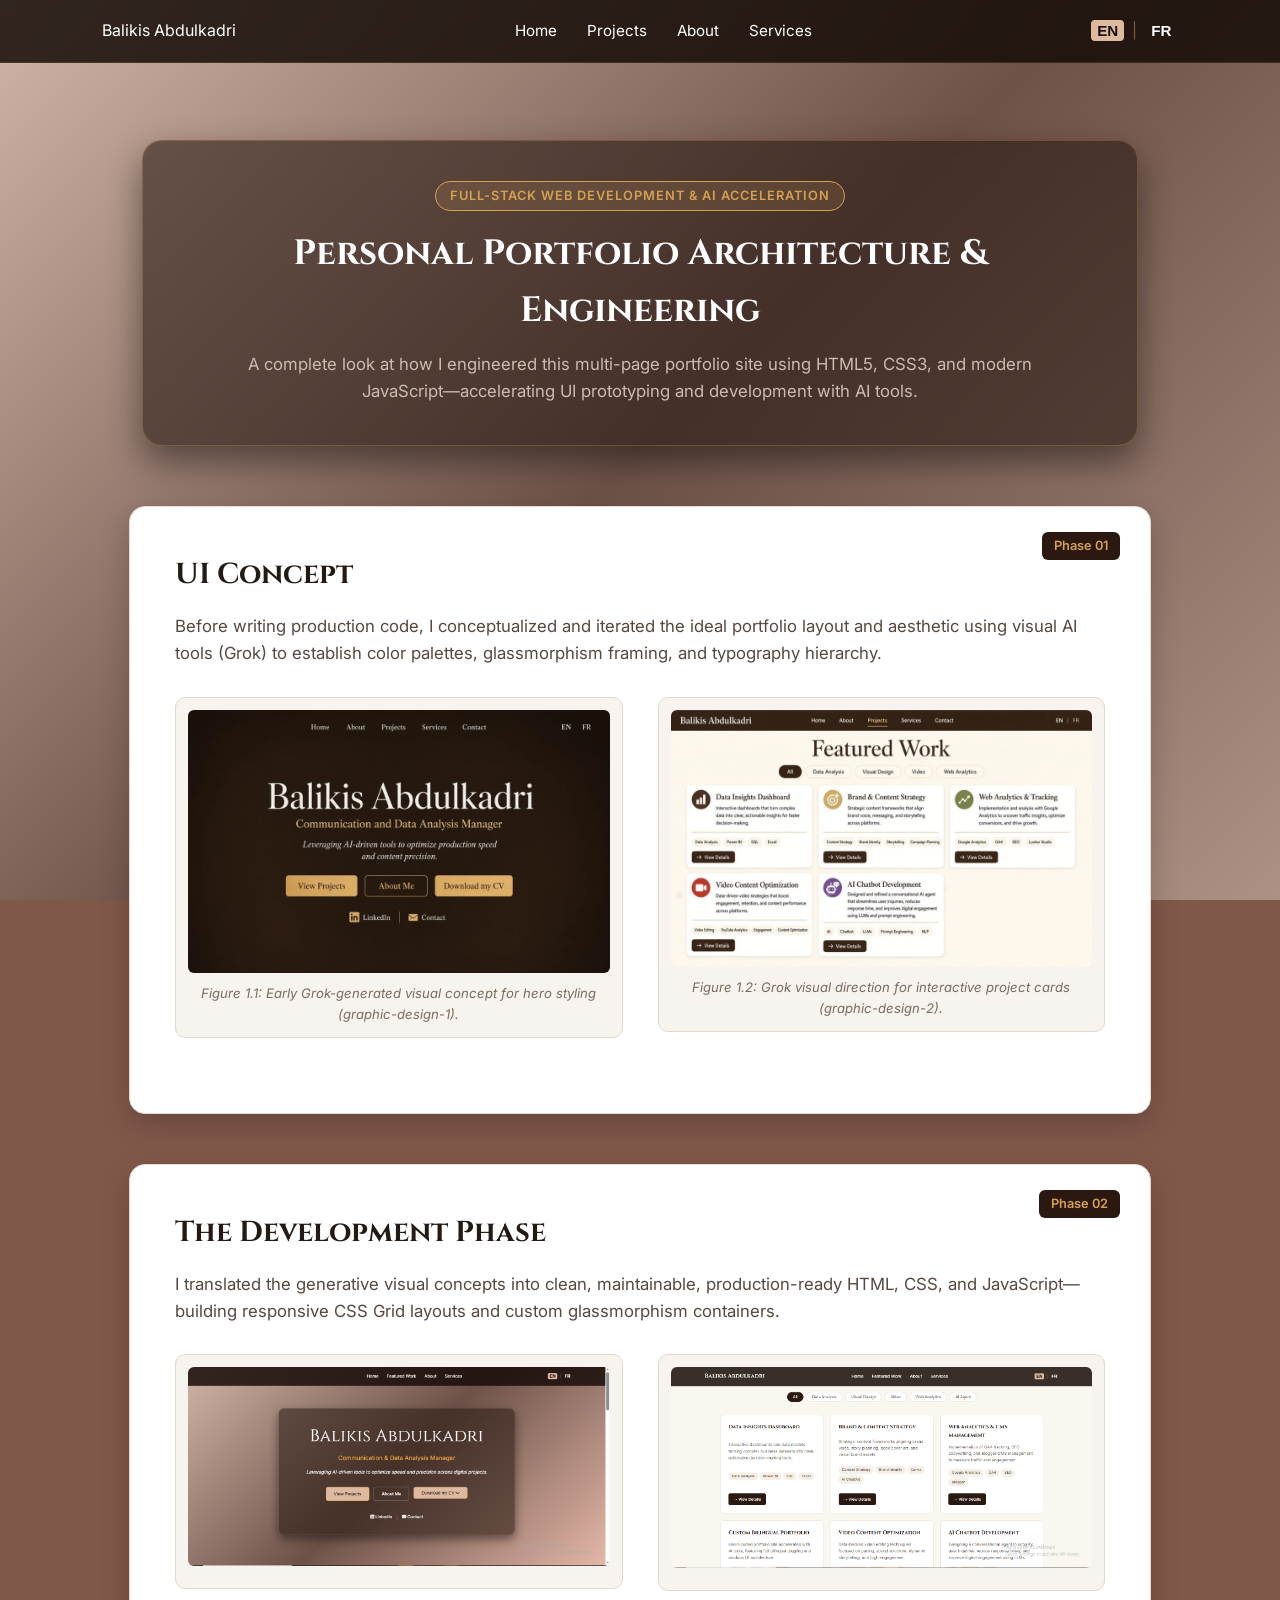
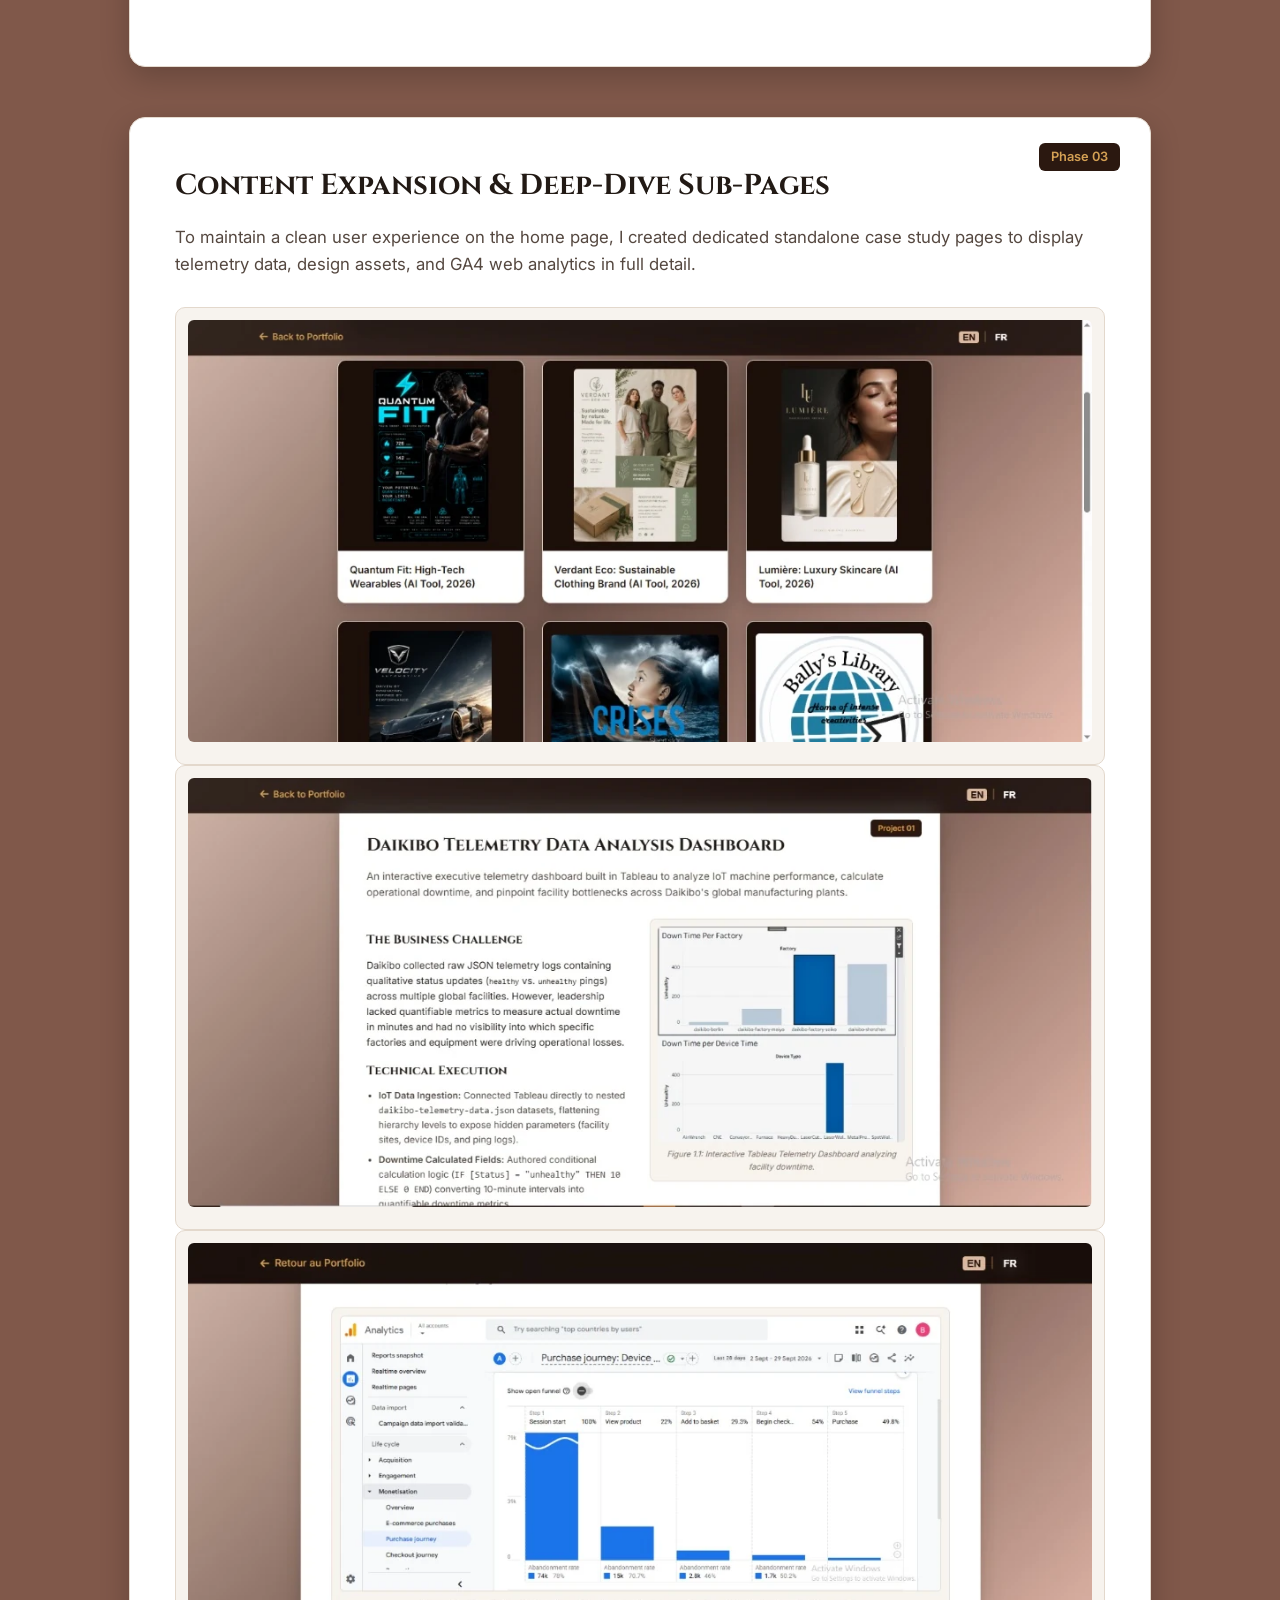
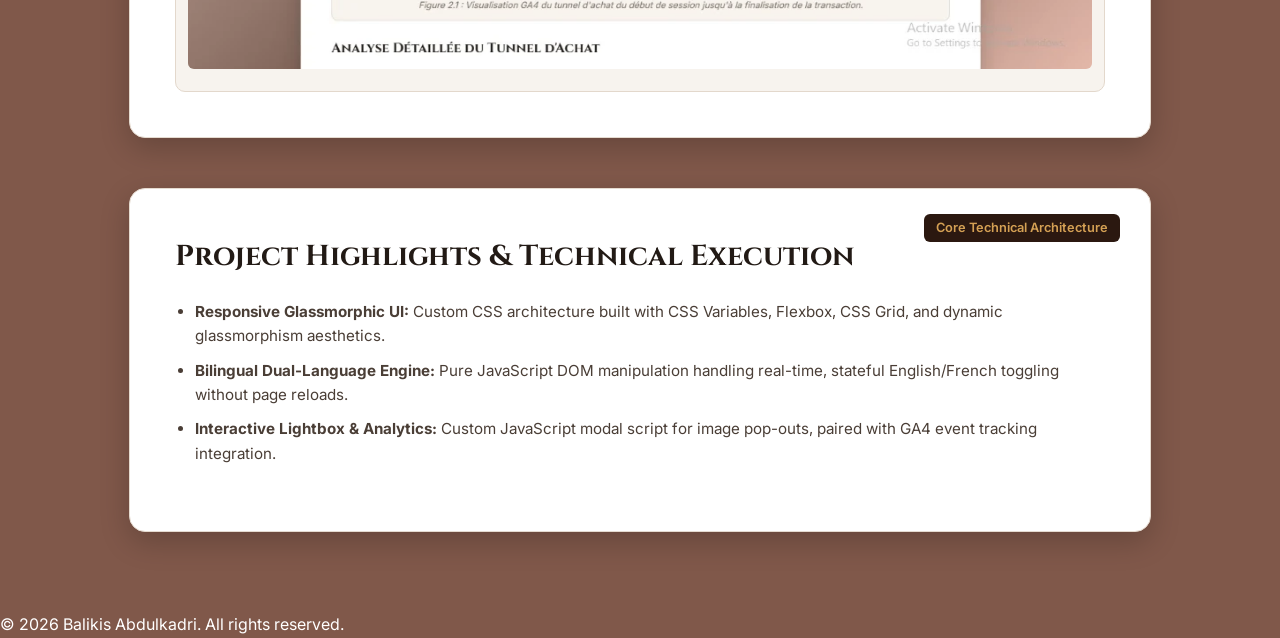
<file: project-portfolio.html>
<!DOCTYPE html>
<html lang="en">
<head>
    <!-- Google Tag Manager -->
    <script async src="https://www.googletagmanager.com/gtag/js?id=G-NQ8445RPTF"></script>
    <script>
      window.dataLayer = window.dataLayer || [];
      function gtag(){dataLayer.push(arguments);}
      gtag('js', new Date());
      gtag('config', 'G-NQ8445RPTF');
    </script>

    <meta charset="UTF-8">
    <meta name="viewport" content="width=device-width, initial-scale=1.0">
    <title>Web Development & Portfolio Architecture | Balikis Abdulkadri</title>
    
    <link rel="icon" type="image/png" href="assets/favicon.png">
    
    <!-- Google Fonts -->
    <link rel="preconnect" href="https://fonts.googleapis.com">
    <link rel="preconnect" href="https://fonts.gstatic.com" crossorigin>
    <link href="https://fonts.googleapis.com/css2?family=Cinzel:wght@400;600;700&family=Inter:wght@300;400;500;600&display=swap" rel="stylesheet">
    
    <!-- Font Awesome Icons -->
    <link rel="stylesheet" href="https://cdnjs.cloudflare.com/ajax/libs/font-awesome/6.4.0/css/all.min.css">
    
    <link rel="stylesheet" href="style.css">
</head>
<body class="case-study-page">

    <!-- Sticky Glass Navigation Bar -->
    <nav class="navbar" id="navbar">
        <div class="navv-brand" id="navBrand">Balikis Abdulkadri</div>
        <ul class="nav-links">
            <li><a href="index.html#home" class="lang-en">Home</a><a href="index.html#home" class="lang-fr">Accueil</a></li>
            <li><a href="index.html#projects" class="lang-en">Projects</a><a href="index.html#projects" class="lang-fr">Projets</a></li>
            <li><a href="index.html#about" class="lang-en">About</a><a href="index.html#about" class="lang-fr">À propos</a></li>
            <li><a href="index.html#services" class="lang-en">Services</a><a href="index.html#services" class="lang-fr">Services</a></li>
        </ul>
        <div class="lang-switch">
            <button id="btn-en" class="active" onclick="setLanguage('en')">EN</button>
            <span class="lang-divider">|</span>
            <button id="btn-fr" onclick="setLanguage('fr')">FR</button>
        </div>
    </nav>

    <!-- Header / Hero Section -->
    <header class="page-header">
        <div class="glass-card page-header-glass">
            <span class="badge-accent lang-en">Full-Stack Web Development & AI Acceleration</span>
            <span class="badge-accent lang-fr">Développement web et accélération grâce à l’IA</span>
            
            <h1 class="page-title lang-en">Personal Portfolio Architecture & Engineering</h1>
            <h1 class="page-title lang-fr">Conception et développement de mon portfolio</h1>
            
            <p class="page-subtitle lang-en">A complete look at how I engineered this multi-page portfolio site using HTML5, CSS3, and modern JavaScript—accelerating UI prototyping and development with AI tools.</p>
            <p class="page-subtitle lang-fr">Découvrez comment j’ai conçu et développé ce portfolio en HTML5, CSS3 et JavaScript, en m’appuyant sur l’IA pour accélérer la création et le prototypage des interfaces.</p>
        </div>
    </header>

    <main class="case-study-container">

        <!-- Phase 1: User Interface & AI Concepts -->
        <article class="case-study-card">
            <div class="card-tag"><span class="lang-en">Phase 01</span><span class="lang-fr">Étape 01</span></div>

            <h2 class="study-title lang-en">UI Concept </h2>
            <h2 class="study-title lang-fr">Conception de l’interface</h2>

            <p class="study-summary lang-en">Before writing production code, I conceptualized and iterated the ideal portfolio layout and aesthetic using visual AI tools (Grok) to establish color palettes, glassmorphism framing, and typography hierarchy.</p>
            <p class="study-summary lang-fr">Avant de commencer le développement, j’ai exploré plusieurs pistes avec l’outil d’IA générative Grok pour définir la palette de couleurs, l’effet de verre dépoli et les choix typographiques du site.</p>

            <div class="grid-two-col">
                <div class="media-frame" onclick="openLightbox('images/graphic-design-1.webp', 'Grok UI Design Concept 1 - Dark Theme Layout')">
                    <img src="images/graphic-design-1.webp" alt="Grok Design Concept 1" class="zoomable-img" loading="lazy" decoding="async" width="1000" height="624">
                    <p class="media-caption lang-en">Figure 1.1: Early Grok-generated visual concept for hero styling (graphic-design-1).</p>
                    <p class="media-caption lang-fr">Figure 1.1 : Première proposition de Grok pour la section d’accueil (graphic-design-1).</p>
                </div>

                <div class="media-frame" onclick="openLightbox('images/graphic-design-2.webp', 'Grok UI Design Concept 2 - Card Grid Layout')">
                    <img src="images/graphic-design-2.webp" alt="Grok Design Concept 2" class="zoomable-img" loading="lazy" decoding="async" width="1000" height="610">
                    <p class="media-caption lang-en">Figure 1.2: Grok visual direction for interactive project cards (graphic-design-2).</p>
                    <p class="media-caption lang-fr">Figure 1.2 : Piste graphique proposée par Grok pour les cartes de projets interactives (graphic-design-2).</p>
                </div>
            </div>
        </article>

        <!-- Phase 2: Production Development -->
        <article class="case-study-card">
            <div class="card-tag"><span class="lang-en">Phase 02</span><span class="lang-fr">Étape 02</span></div>

            <h2 class="study-title lang-en">The Development Phase</h2>
            <h2 class="study-title lang-fr">Développement du site</h2>

            <p class="study-summary lang-en">I translated the generative visual concepts into clean, maintainable, production-ready HTML, CSS, and JavaScript—building responsive CSS Grid layouts and custom glassmorphism containers.</p>
            <p class="study-summary lang-fr">J’ai transformé ces concepts en code HTML, CSS et JavaScript clair et facile à maintenir. J’ai également créé une mise en page adaptative et des cartes à effet de verre dépoli.</p>

            <div class="grid-two-col">
                <div class="media-frame" onclick="openLightbox('images/host-page.webp', 'Production Code Architecture - Hero Section Implementation')">
                    <img src="images/host-page.webp" alt="Host Page Architecture" class="zoomable-img" loading="lazy" decoding="async" width="1366" height="642">
                    
                </div>

                <div class="media-frame" onclick="openLightbox('images/cards-page.webp', 'Production Code Architecture - Interactive Card System')">
                    <img src="images/cards-page.webp" alt="Cards Page Architecture" class="zoomable-img" loading="lazy" decoding="async" width="718" height="341">
                    
                </div>
            </div>
        </article>

        <!-- Phase 3: Content Expansion -->
        <article class="case-study-card">
            <div class="card-tag"><span class="lang-en">Phase 03</span><span class="lang-fr">Étape 03</span></div>

            <h2 class="study-title lang-en">Content Expansion & Deep-Dive Sub-Pages</h2>
            <h2 class="study-title lang-fr">Contenu enrichi et pages de projets détaillées</h2>

            <p class="study-summary lang-en">To maintain a clean user experience on the home page, I created dedicated standalone case study pages to display telemetry data, design assets, and GA4 web analytics in full detail.</p>
            <p class="study-summary lang-fr">Pour garder une page d’accueil claire, j’ai créé des pages dédiées à chaque projet afin de présenter en détail l’analyse de données, le design et les résultats de Google Analytics 4.</p>

            <div class="grid-three-col">
                <div class="media-frame" onclick="openLightbox('images/content-1.webp', 'Detailed Data Analytics Case Study Page')">
                    <img src="images/content-1.webp" alt="Content Sub-Page 1" class="zoomable-img" loading="lazy" decoding="async" width="1024" height="478">
                    
                </div>

                <div class="media-frame" onclick="openLightbox('images/content-2.webp', 'Design Gallery Case Study Page')">
                    <img src="images/content-2.webp" alt="Content Sub-Page 2" class="zoomable-img" loading="lazy" decoding="async" width="1024" height="485">
                    
                </div>

                <div class="media-frame" onclick="openLightbox('images/content-3.webp', 'GA4 Web Analytics Case Study Page')">
                    <img src="images/content-3.webp" alt="Content Sub-Page 3" class="zoomable-img" loading="lazy" decoding="async" width="1024" height="483">
                    
                </div>
            </div>
        </article>

        <!-- Technical Highlights -->
        <article class="case-study-card">
            <div class="card-tag"><span class="lang-en">Core Technical Architecture</span><span class="lang-fr">Architecture technique</span></div>

            <h2 class="study-title lang-en">Project Highlights & Technical Execution</h2>
            <h2 class="study-title lang-fr">Principales fonctionnalités et réalisation technique</h2>

            <ul class="bullet-list" style="margin-top: 20px;">
                <li>
                    <strong class="lang-en">Responsive Glassmorphic UI:</strong>
                    <strong class="lang-fr">Interface adaptative à effet de verre dépoli :</strong>
                    <span class="lang-en">Custom CSS architecture built with CSS Variables, Flexbox, CSS Grid, and dynamic glassmorphism aesthetics.</span>
                    <span class="lang-fr">Une architecture CSS sur mesure qui s’appuie sur les variables CSS, Flexbox et CSS Grid pour créer une interface à effet de verre dépoli.</span>
                </li>

                <li>
                    <strong class="lang-en">Bilingual Dual-Language Engine:</strong>
                    <strong class="lang-fr">Site bilingue :</strong>
                    <span class="lang-en">Pure JavaScript DOM manipulation handling real-time, stateful English/French toggling without page reloads.</span>
                    <span class="lang-fr">Le JavaScript permet de passer instantanément du français à l’anglais sans recharger la page.</span>
                </li>

                <li>
                    <strong class="lang-en">Interactive Lightbox & Analytics:</strong>
                    <strong class="lang-fr">Agrandissement des images et suivi des visites :</strong>
                    <span class="lang-en">Custom JavaScript modal script for image pop-outs, paired with GA4 event tracking integration.</span>
                    <span class="lang-fr">Une fenêtre JavaScript sur mesure permet d’agrandir les images, tandis que Google Analytics 4 suit les interactions.</span>
                </li>
            </ul>
        </article>

    </main>

    <!-- Lightbox Pop-Up Modal -->
    <div id="image-modal" class="lightbox-modal" onclick="closeLightbox()">
        <span class="lightbox-close">&times;</span>
        <img class="lightbox-content" id="modal-img" alt="Expanded view">
        <div id="modal-caption" class="lightbox-caption"></div>
    </div>

    <footer class="footer">
        <p>&copy; 2026 Balikis Abdulkadri. <span class="lang-en">All rights reserved.</span><span class="lang-fr">Tous droits réservés.</span></p>
    </footer>

    <script src="script.js"></script>
    <script>
        
    </script>
</body>
</html>
</file>
<file: style.css>
/* Hide only the inactive language so active elements keep their natural layout. */
html[lang="en"] .lang-fr,
html[lang="fr"] .lang-en {
  display: none !important;
}

/* ==========================================================================
   Base & Global Background Styling
   ========================================================================== */
* {
    margin: 0;
    padding: 0;
    box-sizing: border-box;
}

html {
    scroll-behavior: smooth;
    scroll-padding-top: 84px;
}

#about {
    scroll-margin-top: -10px;
}

:root {
    --bg-dark-rich: #1e110b;
    --gold-primary: #d4a054;
    --gold-hover: #b8863b;
    --gold-light: #f1dfc5;
    --text-dark: #221a15;
    --text-muted: #6b5e56;
    --card-bg-light: #ffffff;
    --glass-bg: rgba(36, 21, 15, 0.55);
    --glass-border: rgba(212, 160, 84, 0.28);
}

body {
    font-family: 'Inter', -apple-system, BlinkMacSystemFont, sans-serif;
    color: #ffffff;
    background: #80584a linear-gradient(135deg, #d1b5a7 0%, #6e5249 50%, #ad9184 100%) fixed;
    line-height: 1.6;
}

/* ==========================================================================
   Sticky Glass Navigation
   ========================================================================== */
.navbar {
    position: fixed;
    top: 0;
    left: 0;
    width: 100%;
    display: flex;
    justify-content: space-between;
    align-items: center;
    padding: 18px 8%;
    background: rgba(22, 12, 8, 0.85);
    backdrop-filter: blur(12px);
    -webkit-backdrop-filter: blur(12px);
    border-bottom: 1px solid rgba(212, 160, 84, 0.15);
    z-index: 1000;
}

.nav-brand {
    font-family: 'Cinzel', serif;
    color: white;
    font-size: 1.25rem;
    font-weight: 600;
    letter-spacing: 0.5px;
    opacity: 0;
    transition: opacity 0.3s ease;
}

.nav-brand.visible {
    opacity: 1;
}

.nav-links {
    display: flex;
    list-style: none;
    gap: 30px;
}

.nav-links a {
    color: white;
    text-decoration: none;
    font-size: 0.95rem;
    transition: color 0.2s ease;
}

.nav-links a:hover {
    color: var(--gold-primary);
}

/* Language Switcher Button with Gold Accent */
.lang-switch {
    display: flex;
    align-items: center;
    gap: 8px;
    font-size: 0.95rem;
}

.lang-switch button {
    background: none;
    border: none;
    color: white; /* Uses the exact gold color */
    font-weight: 600;
    cursor: pointer;
    padding: 2px 6px;
    font-size: 0.95rem;
    transition: all 0.2s;
    border-radius: 4px;
}

.lang-switch button.active, 
.lang-switch button:hover {
    color: #1a0f0a;
    background-color: #ddb9a0;
}

.lang-divider {
    color: var(--gold-primary);
    opacity: 0.5;
}

/* ==========================================================================
   Glassmorphism Hero Section
   ========================================================================== */
.hero {
    min-height: 100vh;
    display: flex;
    align-items: flex-start;
    justify-content: center;
    text-align: center;
    padding: 96px 20px 48px;
}

.hero-layout {
    width: min(100%, 1320px);
    display: grid;
    grid-template-columns: minmax(110px, 1fr) minmax(0, 850px) minmax(110px, 1fr);
    align-items: center;
    column-gap: 28px;
}

.hero-total {
    grid-column: 2;
    grid-row: 1;
    display: flex;
    align-items: baseline;
    justify-content: center;
    gap: 10px;
    margin-bottom: 22px;
    color: #fff;
    font-size: 1.1rem;
    font-weight: 400;
}

.hero-total-number {
    color: var(--gold-primary);
    font-family: inherit;
    font-size: 2.2rem;
    line-height: 1;
}

.hero-project-stats {
    display: grid;
    gap: 40px;
    align-content: center;
}

.hero-project-stats-left {
    grid-column: 1;
    grid-row: 2;
}

.hero-project-stats-right {
    grid-column: 3;
    grid-row: 2;
}

.hero-project-stat {
    color: rgba(255, 255, 255, 0.88);
    font-family: inherit;
    font-size: 1rem;
    font-weight: 400;
    line-height: 1.45;
}

.hero-project-number {
    display: block;
    margin-bottom: 5px;
    color: var(--gold-primary);
    font-family: inherit;
    font-size: 2rem;
    font-weight: 400;
    line-height: 1;
}

.glass-card {
    background: var(--glass-bg);
    backdrop-filter: blur(16px);
    -webkit-backdrop-filter: blur(16px);
    border: 1px solid var(--glass-border);
    border-radius: 20px;
    box-shadow: 0 15px 35px rgba(0, 0, 0, 0.45);
}

.hero-glass {
    grid-column: 2;
    grid-row: 2;
    max-width: 850px;
    width: 100%;
    padding: 50px 40px;
    transform: translateY(-14px);
}

@media (max-width: 1180px) {
    .hero-layout {
        max-width: 850px;
        grid-template-columns: minmax(0, 1fr);
        row-gap: 22px;
    }

    .hero-total {
        grid-column: 1;
        grid-row: 1;
        margin-bottom: 0;
    }

    .hero-glass {
        grid-column: 1;
        grid-row: 2;
        justify-self: center;
    }

    .hero-project-stats-left,
    .hero-project-stats-right {
        grid-column: 1;
        grid-template-columns: repeat(2, minmax(0, 1fr));
        gap: 20px;
    }

    .hero-project-stats-left {
        grid-row: 3;
    }

    .hero-project-stats-right {
        grid-row: 4;
    }
}

.hero-title {
    font-family: 'Cinzel', serif;
    font-size: 3.8rem;
    font-weight: 400;
    letter-spacing: 1px;
    color: white;
    margin-bottom: 12px;
}

.hero-subtitle {
    color: rgb(255, 173, 65) ;
    font-size: 1.35rem;
    font-weight: 400;
    margin-bottom: 20px;
}

.hero-tagline {
    color: hsl(60, 100%, 100%);
    font-size: 1.05rem;
    margin-bottom: 40px;
}

/* Buttons */
.hero-cta-group {
    display: flex;
    justify-content: center;
    gap: 15px;
    flex-wrap: wrap;
    margin-bottom: 45px;
}

.btn {
    padding: 12px 28px;
    border-radius: 8px;
    text-decoration: none;
    font-weight: 500;
    font-size: 0.95rem;
    transition: all 0.2s ease;
    cursor: pointer;
}

.btn-gold {
    background-color: #ddb9a0;
    color: #1a0f0a;
    border: 1px solid var(--gold-primary);
}

.btn-gold:hover {
    background-color: var(--gold-hover);
    border-color: var(--gold-hover);
}

.btn-outline {
    background: transparent;
    color: #ffffff;
    border: 1px solid rgba(255, 255, 255, 0.4);
}

.btn-outline:hover {
    border-color: #ffffff;
    background: rgba(255, 255, 255, 0.08);
}

/* Download CV Dropdown */

.cv-dropdown {
    position: relative;
    display: inline-block;
}

.cv-menu {
    display: none;
    position: absolute;
    top: 110%;
    left: 0;
    background-color: #2b1810;
    border: 1px solid var(--glass-border);
    border-radius: 8px;
    box-shadow: 0 8px 16px rgba(0, 0, 0, 0.5);
    min-width: 180px;
    z-index: 100;
    overflow: hidden;
}

.cv-menu.active {
    display: block;
}

.cv-menu a {
    color: #f0e6df;
    padding: 12px 16px;
    text-decoration: none;
    display: block;
    font-size: 0.88rem;
    text-align: left;
    transition: background 0.2s;
}

.cv-menu a:hover {
    background-color: var(--gold-primary);
    color: #1a0f0a;
}


/* LinkedIn + Contact */

.hero-socials {
    display: flex;
    justify-content: center;
    align-items: center;
    gap: 15px;
    width: 100%;
    color: var(--gold-primary);
}

.hero-socials a {
    color: white;
    text-decoration: none;
    font-size: 0.95rem;
    padding: 7px 12px;
    border: 1px solid rgba(255, 255, 255, 0.24);
    border-radius: 999px;
    transition: color 0.2s ease, background-color 0.2s ease, border-color 0.2s ease, transform 0.2s ease;
}

.hero-socials a:hover,
.hero-socials a:focus-visible {
    color: #1a0f0a;
    background-color: var(--gold-primary);
    border-color: var(--gold-primary);
    transform: translateY(-2px);
    outline: none;
}

.hero-socials .divider {
    color: rgba(255, 255, 255, 0.2);
}


/* ==========================================================================
   Section Headers & Container Structure
   ========================================================================== */
.container {
    max-width: 1150px;
    margin: 0 auto;
}

.section-title {
    font-family: 'Cinzel', serif;
    font-size: 2.8rem;
    text-align: center;
    color: var(--text-dark);
    margin-bottom: 35px;
    font-weight: 400;
}

.light-title {
    color: #ffffff;
}

/* ==========================================================================
   SECTION 2: Featured Work
   ========================================================================== */
.projects-section {
    padding: 90px 8%;
    background-color: #faf6f0;
    color: var(--text-dark);
}

.filter-group {
    display: flex;
    justify-content: center;
    gap: 10px;
    flex-wrap: wrap;
    margin-bottom: 45px;
}

.filter-btn {
    background-color: #ffffff;
    border: 1px solid #e2d7cc;
    padding: 8px 20px;
    border-radius: 30px;
    color: var(--text-muted);
    font-size: 0.9rem;
    cursor: pointer;
    transition: all 0.2s ease;
}

.filter-btn.active, .filter-btn:hover {
    background-color: #2b1810;
    color: #ffffff;
    border-color: #2b1810;
}

.projects-grid {
    display: grid;
    grid-template-columns: repeat(auto-fill, minmax(320px, 1fr));
    gap: 25px;
}

.project-card {
    background: #ffffff;
    border-radius: 14px;
    padding: 28px;
    border: 1px solid #ebe3db;
    display: flex;
    flex-direction: column;
    justify-content: space-between;
    transition: transform 0.2s ease, box-shadow 0.2s ease;
}

.project-card:hover {
    transform: translateY(-4px);
    box-shadow: 0 10px 20px rgba(0, 0, 0, 0.08);
}

.card-header {
    display: flex;
    align-items: center;
    gap: 15px;
    margin-bottom: 15px;
}

.card-icon {
    width: 44px;
    height: 44px;
    border-radius: 50%;
    display: flex;
    align-items: center;
    justify-content: center;
    font-size: 1.1rem;
    flex-shrink: 0;
}

.icon-data { background-color: #3b281f; color: #ffffff; }
.icon-design { background-color: #cda266; color: #ffffff; }
.icon-web { background-color: #5c7b67; color: #ffffff; }
.icon-video { background-color: #b05c52; color: #ffffff; }
.icon-ai { background-color: #6a5b7b; color: #ffffff; }

.card-header h3 {
    font-family: 'Cinzel', serif;
    font-size: 1.15rem;
    color: var(--text-dark);
}

.card-desc {
    font-size: 0.9rem;
    color: var(--text-muted);
    margin-bottom: 20px;
}

.tags {
    display: flex;
    flex-wrap: wrap;
    gap: 6px;
    margin-bottom: 25px;
}

.tag {
    background-color: #f5efe8;
    color: #594a40;
    font-size: 0.78rem;
    padding: 4px 12px;
    border-radius: 15px;
    font-weight: 500;
}

.btn-card {
    display: inline-block;
    background-color: #2b1810;
    color: #ffffff;
    text-decoration: none;
    padding: 10px 18px;
    border-radius: 6px;
    font-size: 0.85rem;
    font-weight: 500;
    font-family: inherit;
    width: fit-content;
    transition: background 0.2s ease;
}

.btn-card:hover {
    background-color: var(--gold-hover);
}

.btn-card.is-in-progress,
.btn-card.is-in-progress:disabled {
    display: inline-flex;
    align-items: center;
    gap: 9px;
    background-color: #f5efe8;
    border: 1px solid #e2d7cc;
    color: #594a40;
    cursor: not-allowed;
    opacity: 1;
}

.btn-card.is-in-progress:hover {
    background-color: #f5efe8;
}

.loading-spinner {
    width: 14px;
    height: 14px;
    flex: 0 0 14px;
    border: 2px solid rgba(89, 74, 64, 0.25);
    border-top-color: var(--gold-hover);
    border-radius: 50%;
    animation: spinner-rotation 0.8s linear infinite;
}

@keyframes spinner-rotation {
    to {
        transform: rotate(360deg);
    }
}

html.scroll-reveal-ready .scroll-reveal {
    opacity: 0;
    transform: translateY(18px);
    transition: opacity 0.55s ease, transform 0.55s ease;
}

html.scroll-reveal-ready .scroll-reveal.is-visible {
    opacity: 1;
    transform: translateY(0);
}

@media (prefers-reduced-motion: reduce) {
    html {
        scroll-behavior: auto;
    }

    *,
    *::before,
    *::after {
        animation-duration: 0.01ms !important;
        animation-iteration-count: 1 !important;
        scroll-behavior: auto !important;
        transition-duration: 0.01ms !important;
    }

    html.scroll-reveal-ready .scroll-reveal {
        opacity: 1;
        transform: none;
    }
}

/* ========================================================================== 
   About Me 4-Column Responsive Layout
   ========================================================================== */


.about-section {
  --navy: #101827;
  --navy-light: #182235;
  --cream: #f6f3ec;
  --gold: #c9a86a;
  --gold-light: #e0c892;
  --text: #202735;
  --muted: #727987;
  --border: rgba(16, 24, 39, 0.12);

  background: var(--cream);
  color: var(--text);
  padding: 110px 7vw;
}

.about-container {
  max-width: 1400px;
  margin: 0 auto;
}


/* SECTION TITLE */

.section-heading {
  display: flex;
  align-items: baseline;
  gap: 18px;
  margin-bottom: 10px;
}

.section-number {
  color: var(--gold);
  font-size: 0.85rem;
  font-weight: 700;
  letter-spacing: 0.15em;
}

.section-heading h2 {
  margin: 0;
  font-size: clamp(2.3rem, 4vw, 4.2rem);
  font-weight: 500;
  letter-spacing: -0.04em;
}


/* INTRO */

.about-intro {
  display: grid;
  grid-template-columns: 280px 1fr;
  gap: 70px;
  align-items: start;
  margin-bottom: 60px;
}


/* PHOTO */

.about-photo {
  position: relative;
}

.photo-frame {
  position: relative;
  width: 100%;
  aspect-ratio: 4 / 5;
  overflow: hidden;
  background: var(--navy);
}



.photo-frame img {
  width: 100%;
  height: 100%;
  display: block;
  object-fit: cover;
}


/* ABOUT TEXT */

.about-description {
  max-width: 900px;
}

.about-description p {
  margin: 0 0 22px;
  max-width: 850px;
  color: var(--muted);
  font-size: 1.05rem;
  line-height: 1.8;
}

.about-description .about-lead {
  color: var(--text);
  font-size: clamp(1.45rem, 2.3vw, 2.1rem);
  line-height: 1.35;
  letter-spacing: -0.025em;
  margin-bottom: 28px;
}


/* FIVE COLUMN GRID */

.about-grid {
  display: grid;
  grid-template-columns: repeat(5, 1fr);
  border-top: 1px solid var(--border);
  border-bottom: 1px solid var(--border);
}


/* CARDS */

.about-card {
  padding: 34px 28px 38px;
  min-height: 330px;
  border-right: 1px solid var(--border);
}

.about-card:first-child {
  padding-left: 0;
}

.about-card:last-child {
  border-right: none;
  padding-right: 0;
}

.about-card h3 {
  margin: 0 0 35px;
  font-size: 20px;
  text-transform: uppercase;
  letter-spacing: 0.14em;
  color: #202735;
  font-weight: 700;
}


/* EDUCATION */

.card-year {
  display: block;
  font-size: 0.78rem;
  color: var(--gold);
  margin-bottom: 12px;
}

.card-item h4,
.experience-item h4,
.expertise-item h4 {
  margin: 0 0 7px;
  color: var(--text);
  font-size: 1rem;
  font-weight: 600;
  line-height: 1.4;
}

.card-item p,
.experience-item p,
.expertise-item p {
  margin: 0;
  color: var(--muted);
  font-size: 0.86rem;
  line-height: 1.55;
}


/* CERTIFICATIONS */

.simple-list {
  list-style: none;
  margin: 0;
  padding: 0;
}

.simple-list li {
  position: relative;
  padding-left: 15px;
  margin-bottom: 14px;
  color: var(--muted);
  font-size: 0.86rem;
  line-height: 1.5;
}

.simple-list li::before {
  content: "";
  position: absolute;
  left: 0;
  top: 0.65em;
  width: 5px;
  height: 5px;
  background: var(--gold);
  border-radius: 50%;
}


/* EXPERIENCE */

.experience-item {
  margin-bottom: 25px;
}

.experience-item:last-child {
  margin-bottom: 0;
}

.experience-date {
  display: block;
  margin-bottom: 7px;
  color: var(--gold);
  font-size: 0.72rem;
  font-weight: 600;
}


/* EXPERTISE */

.expertise-item {
  margin-bottom: 23px;
}

.expertise-item:last-child {
  margin-bottom: 0;
}

.expertise-item h4 {
  font-size: 0.92rem;
}

.expertise-item p {
  font-size: 0.78rem;
}


/* TOOLS */

.tools-list {
  display: flex;
  flex-wrap: wrap;
  gap: 9px;
}

.tools-list span {
  display: inline-block;
  padding: 8px 11px;
  border: 1px solid var(--border);
  background: rgba(255, 255, 255, 0.35);
  color: var(--text);
  font-size: 0.73rem;
  line-height: 1;
  transition: 0.25s ease;
}

.tools-list span:hover {
  border-color: var(--gold);
  color: var(--gold);
  transform: translateY(-2px);
}


/* =========================================
   RESPONSIVE
========================================= */

@media (max-width: 1150px) {

  .about-intro {
    grid-template-columns: 230px 1fr;
    gap: 45px;
  }

  .about-grid {
    grid-template-columns: repeat(3, 1fr);
  }

  .about-card:nth-child(3) {
    border-right: none;
  }

  .about-card:nth-child(4),
  .about-card:nth-child(5) {
    border-top: 1px solid var(--border);
  }

  .about-card:nth-child(4) {
    padding-left: 0;
  }
}


@media (max-width: 760px) {

  .about-section {
    padding: 75px 6vw;
  }

  .section-heading {
    margin-bottom: 40px;
  }

  .about-intro {
    grid-template-columns: 1fr;
    gap: 35px;
    margin-bottom: 60px;
  }

  .about-photo {
    width: 190px;
  }

  .about-description .about-lead {
    font-size: 1.4rem;
  }

  .about-description p {
    font-size: 0.95rem;
  }

  .about-grid {
    grid-template-columns: 1fr 1fr;
  }

  .about-card {
    min-height: auto;
    padding: 30px 20px;
    border-right: 1px solid var(--border);
    border-top: 1px solid var(--border);
  }

  .about-card:first-child {
    padding-left: 0;
  }

  .about-card:nth-child(2) {
    border-right: none;
  }

  .about-card:nth-child(3) {
    padding-left: 0;
  }

  .about-card:nth-child(4) {
    border-right: none;
  }

  .about-card:last-child {
    grid-column: 1 / -1;
    padding-left: 0;
  }
}


@media (max-width: 480px) {

  .about-grid {
    grid-template-columns: 1fr;
  }

  .about-card,
  .about-card:first-child,
  .about-card:last-child {
    grid-column: auto;
    border-right: none;
    padding-left: 0;
    padding-right: 0;
  }

  .about-card:first-child {
    border-top: none;
  }

  .about-card:last-child {
    grid-column: auto;
  }

  .about-photo {
    width: 160px;
  }

}








/* ==========================================================================
   SECTION 4: Services
   ========================================================================== */
.services-section {
    padding: 90px 8% 110px;
    background-color: #f4eee7;
    color: var(--text-dark);
}

.site-footer {
    padding: 35px 20px;
    background-color: #170d0a;
    color: #a29188;
    font-size: 0.85rem;
    text-align: center;
    border-top: 1px solid rgba(212, 160, 84, 0.15);
}

.services-grid {
    display: grid;
    grid-template-columns: repeat(auto-fit, minmax(240px, 1fr));
    gap: 18px;
}

.service-card {
    background: #ffffff;
    border: 1px solid #e7ded4;
    border-radius: 12px;
    padding: 24px;
    transition: transform 0.2s ease, box-shadow 0.2s ease;
}

.service-card:hover {
    transform: translateY(-4px);
    box-shadow: 0 10px 20px rgba(0,0,0,0.06);
}

.service-icon {
    font-size: 1.5rem;
    color: var(--gold-primary);
    margin-bottom: 14px;
}

.service-card h3 {
    font-family: 'Cinzel', serif;
    font-size: 1.05rem;
    color: var(--text-dark);
    margin-bottom: 8px;
}

.service-card p {
    font-size: 0.86rem;
    color: var(--text-muted);
}

/* Responsive adjustments */
@media (max-width: 768px) {
    .hero-title { font-size: 2.5rem; }
    .hero-glass { padding: 30px 20px; }
    .nav-links { display: none; }
    .navbar { padding: 15px 5%; }
}

/*Data Analysis page

/* ==========================================================================
   Case Study Pages & Detailed Projects Styling
   ========================================================================== */
.case-study-page {
    padding-top: 100px;
}

.back-link {
    color: var(--gold-primary);
    text-decoration: none;
    font-size: 0.95rem;
    font-weight: 500;
    display: flex;
    align-items: center;
    gap: 8px;
    transition: color 0.2s ease;
}

.back-link:hover {
    color: #ffffff;
}

.page-header {
    padding: 40px 8% 20px;
    max-width: 1200px;
    margin: 0 auto;
}

.page-header-glass {
    padding: 40px;
    text-align: center;
}

.badge-accent {
    display: inline-block;
    background-color: rgba(212, 160, 84, 0.15);
    color: var(--gold-primary);
    border: 1px solid var(--gold-primary);
    padding: 4px 14px;
    border-radius: 20px;
    font-size: 0.8rem;
    font-weight: 600;
    text-transform: uppercase;
    letter-spacing: 1px;
    margin-bottom: 15px;
}

.page-title {
    font-family: 'Cinzel', serif;
    font-size: 2.2rem;
    color: #ffffff;
    margin-bottom: 12px;
}

.page-subtitle {
    color: #cbbcb2;
    font-size: 1.05rem;
    max-width: 800px;
    margin: 0 auto;
}

.case-study-container {
    max-width: 1150px;
    margin: 40px auto 80px;
    padding: 0 5%;
}

.case-study-card {
    background: #ffffff;
    color: var(--text-dark);
    border-radius: 16px;
    padding: 45px;
    margin-bottom: 50px;
    border: 1px solid #e5dbd0;
    box-shadow: 0 10px 30px rgba(0,0,0,0.2);
    position: relative;
}

.card-tag {
    position: absolute;
    top: 25px;
    right: 30px;
    background: #2b1810;
    color: var(--gold-primary);
    padding: 4px 12px;
    border-radius: 6px;
    font-size: 0.8rem;
    font-weight: 600;
}

.study-title {
    font-family: 'Cinzel', serif;
    font-size: 1.8rem;
    color: var(--text-dark);
    margin-bottom: 15px;
    padding-right: 80px;
}

.study-summary {
    font-size: 1.05rem;
    color: #554840;
    margin-bottom: 30px;
    line-height: 1.6;
}

.grid-two-col {
    display: grid;
    grid-template-columns: 1fr 1fr;
    gap: 35px;
    margin-bottom: 30px;
    align-items: start;
}

.section-subheading {
    font-family: 'Cinzel', serif;
    font-size: 1.25rem;
    color: var(--text-dark);
    margin: 20px 0 12px;
}

.bullet-list {
    padding-left: 20px;
    margin-bottom: 20px;
}

.bullet-list li {
    margin-bottom: 10px;
    color: #4a3e36;
    font-size: 0.95rem;
}

.media-frame {
    background: #f7f3ee;
    border: 1px solid #e3d8cc;
    border-radius: 10px;
    padding: 12px;
    text-align: center;
}

.media-frame img {
    max-width: 100%;
    height: auto;
    border-radius: 6px;
    display: block;
    margin: 0 auto 10px;
}

.wide-media {
    margin: 25px 0;
}

.media-caption {
    font-size: 0.82rem;
    color: #7a6a5f;
    font-style: italic;
}

.outcome-box, .takeaway-box {
    background-color: #fbf8f3;
    border-left: 4px solid var(--gold-primary);
    padding: 22px 25px;
    border-radius: 0 10px 10px 0;
    margin-top: 25px;
}

.takeaway-box {
    border-left-color: #2b1810;
    background-color: #f2ebe3;
}

/* Clickable images cursor hint */
.zoomable-img {
    cursor: pointer;
    transition: transform 0.2s ease, opacity 0.2s ease;
}

.zoomable-img:hover {
    transform: scale(1.02);
    opacity: 0.95;
}

@media (max-width: 850px) {
    .grid-two-col {
        grid-template-columns: 1fr;
    }
    .study-title {
        padding-right: 0;
    }
    .card-tag {
        position: relative;
        top: 0;
        right: 0;
        display: inline-block;
        margin-bottom: 15px;
    }
}
        /*Gallery Page
/* ==========================================================================
   Design Gallery & Pop-Out Lightbox Styles
   ========================================================================== */
.gallery-grid {
    display: grid;
    grid-template-columns: repeat(auto-fit, minmax(300px, 1fr));
    gap: 30px;
    margin-bottom: 40px;
}

.design-card {
    background: #ffffff;
    border-radius: 14px;
    overflow: hidden;
    border: 1px solid #e5dbd0;
    box-shadow: 0 8px 24px rgba(0, 0, 0, 0.15);
    cursor: pointer;
    transition: transform 0.3s ease, box-shadow 0.3s ease;
}

.design-card:hover {
    transform: translateY(-6px);
    box-shadow: 0 14px 32px rgba(212, 160, 84, 0.25);
}

.design-image-container {
    position: relative;
    width: 100%;
    height: 260px;
    overflow: hidden;
    background-color: #1c0e09;
}

.gallery-img {
    width: 100%;
    height: 100%;
    object-fit: cover;
    transition: transform 0.4s ease;
}

.design-card:hover .gallery-img {
    transform: scale(1.06);
}

.gallery-overlay {
    position: absolute;
    top: 0;
    left: 0;
    width: 100%;
    height: 100%;
    background: rgba(28, 14, 9, 0.65);
    display: flex;
    flex-direction: column;
    justify-content: center;
    align-items: center;
    color: var(--gold-primary);
    font-size: 1rem;
    font-weight: 600;
    opacity: 0;
    transition: opacity 0.3s ease;
    gap: 8px;
}

.gallery-overlay i {
    font-size: 1.8rem;
}

.design-card:hover .gallery-overlay {
    opacity: 1;
}

.design-info {
    padding: 20px;
    background: #ffffff;
}

.design-info h3 {
    font-family: 'Inter', sans-serif;
    font-size: 1.05rem;
    font-weight: 600;
    color: var(--text-dark);
    margin: 0;
    line-height: 1.4;
}

/* Lightbox Overlay */
.lightbox-modal {
    display: none;
    position: fixed;
    z-index: 9999;
    top: 0;
    left: 0;
    width: 100%;
    height: 100%;
    background-color: rgba(15, 7, 4, 0.92);
    backdrop-filter: blur(8px);
    flex-direction: column;
    justify-content: center;
    align-items: center;
    padding: 20px;
}

.lightbox-content {
    max-width: 90%;
    max-height: 80vh;
    border-radius: 12px;
    box-shadow: 0 10px 40px rgba(0, 0, 0, 0.8);
    border: 2px solid var(--gold-primary);
    object-fit: contain;
}

.lightbox-caption {
    margin-top: 18px;
    color: #ffffff;
    font-size: 1.1rem;
    font-family: 'Cinzel', serif;
    text-align: center;
}

.lightbox-close {
    position: absolute;
    top: 25px;
    right: 35px;
    color: var(--gold-primary);
    font-size: 40px;
    font-weight: bold;
    cursor: pointer;
    transition: color 0.2s ease;
}

.lightbox-close:hover {
    color: #ffffff;
}

/* ==========================================================================
   Full Uncropped Image Gallery Styles
   ========================================================================== */
.design-image-container {
    position: relative;
    width: 100%;
    height: 320px;
    background: #1c0e09;
    display: flex;
    align-items: center;
    justify-content: center;
    padding: 15px;
    box-sizing: border-box;
}

.gallery-img {
    max-width: 100%;
    max-height: 100%;
    width: auto;
    height: auto;
    object-fit: contain !important; /* Ensures no cropping on any image */
    border-radius: 6px;
    transition: transform 0.3s ease;
}

.design-card:hover .gallery-img {
    transform: scale(1.03);
}

.gallery-overlay {
    border-radius: 8px;
}

/* ==========================================================================
   Web Analytics Page Custom Image Layouts (Standard Non-Popout View)
   ========================================================================== */
.analytics-image-group {
    display: flex;
    flex-direction: column;
    gap: 15px;
}

.analytics-img {
    width: 100%;
    height: auto;
    border-radius: 8px;
    border: 1px solid #e0d5c8;
    display: block;
}
</file>
